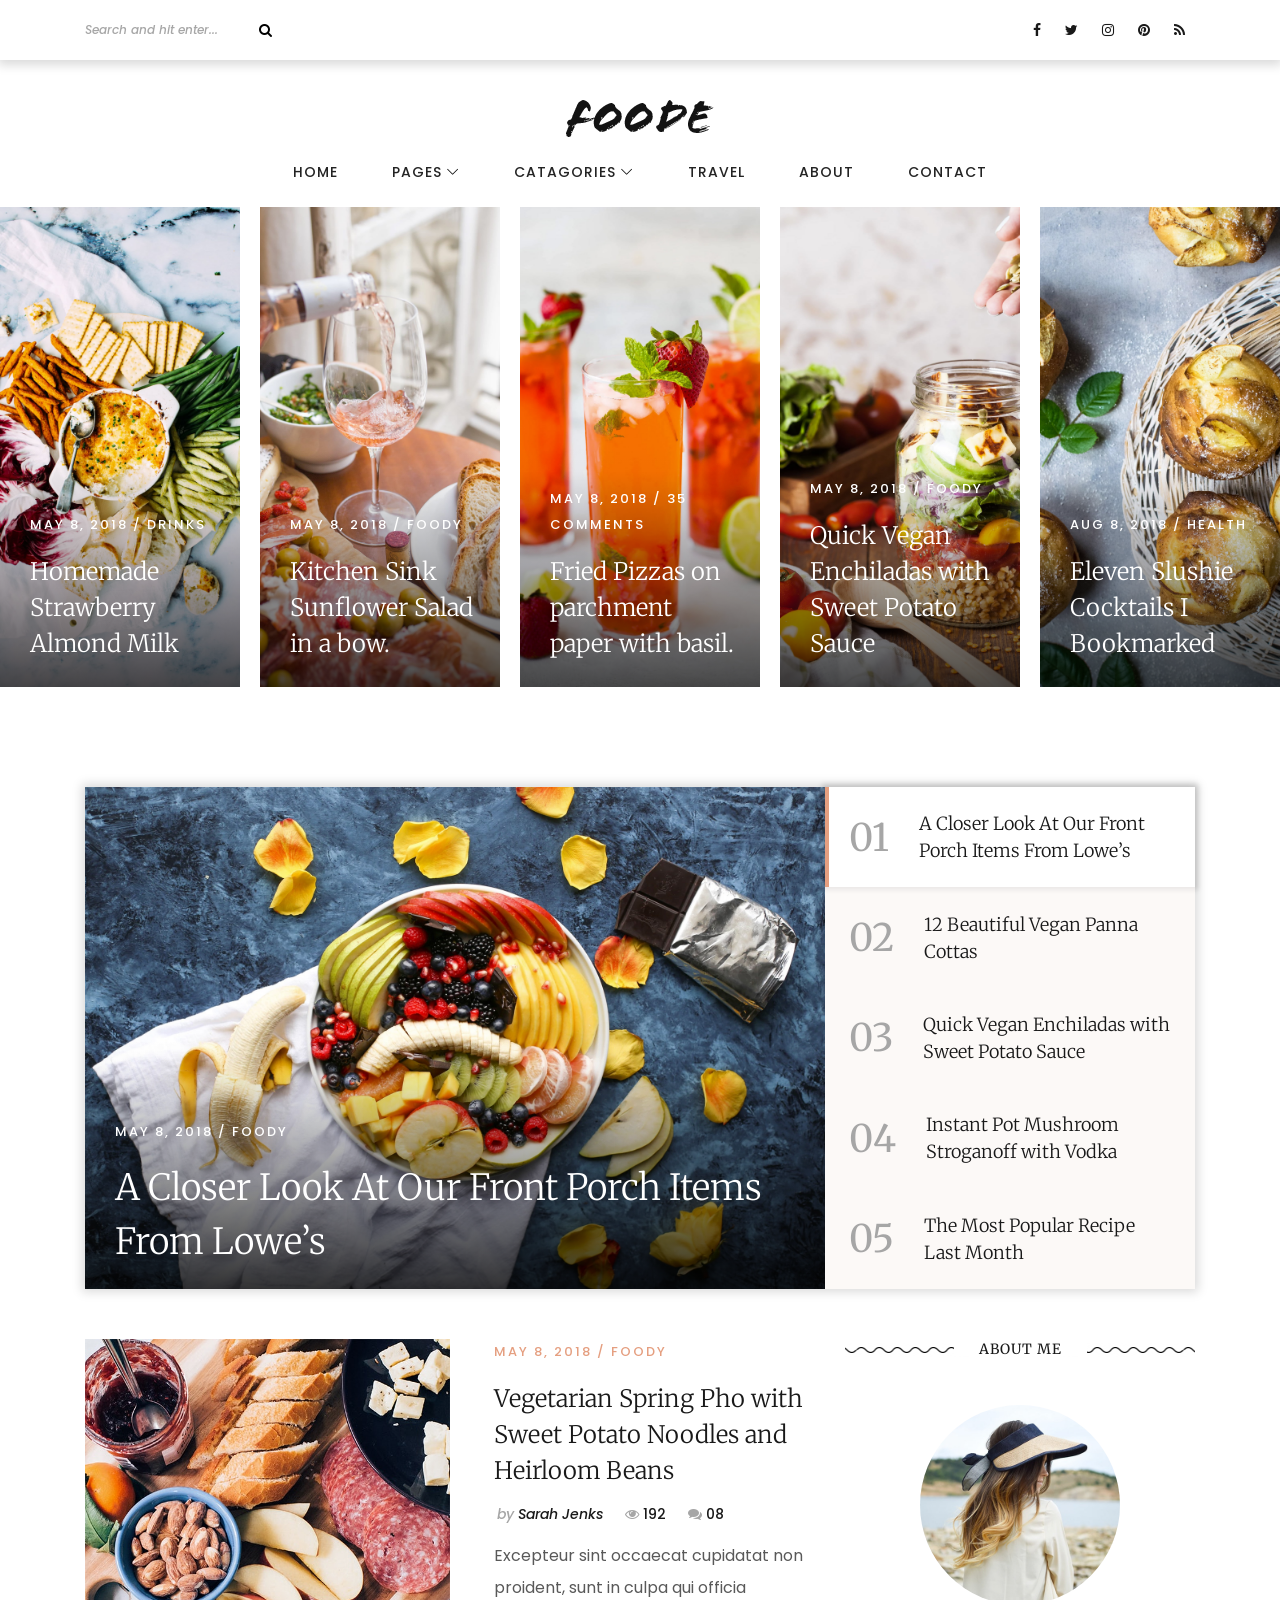
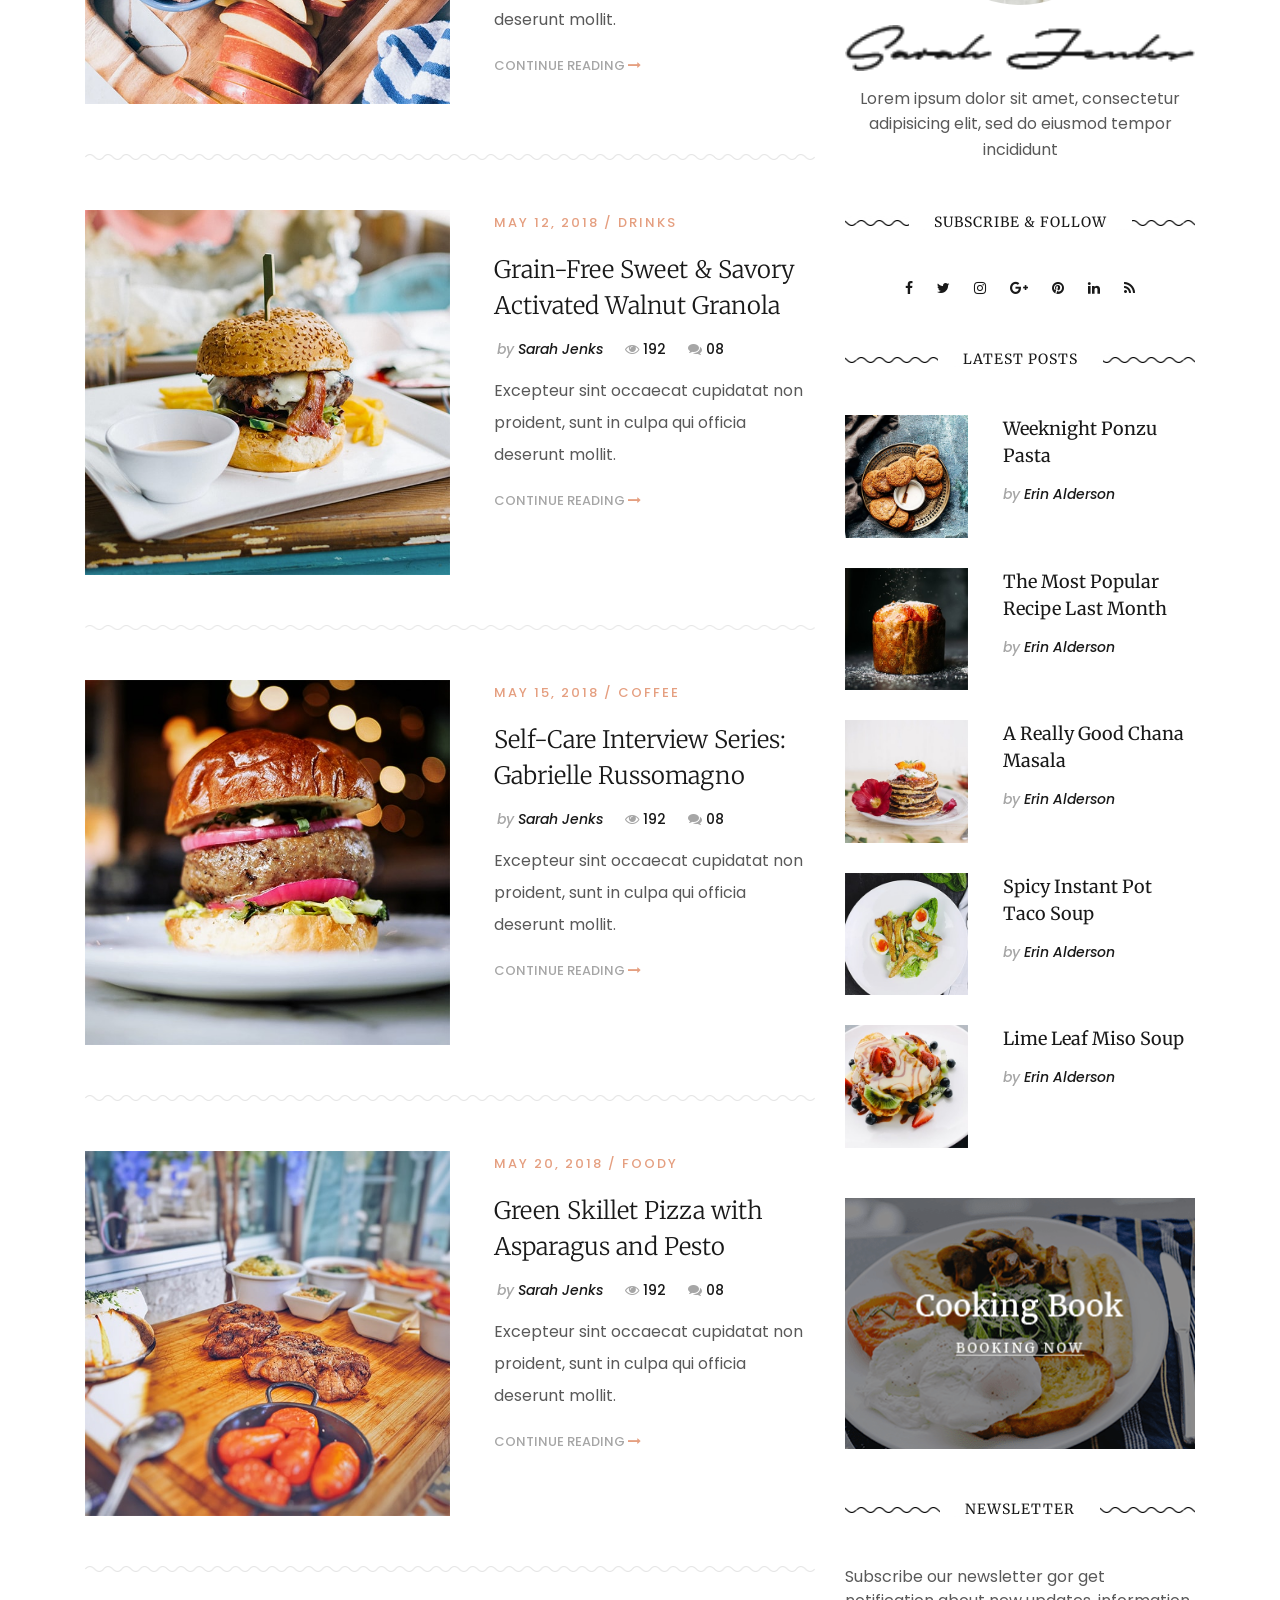
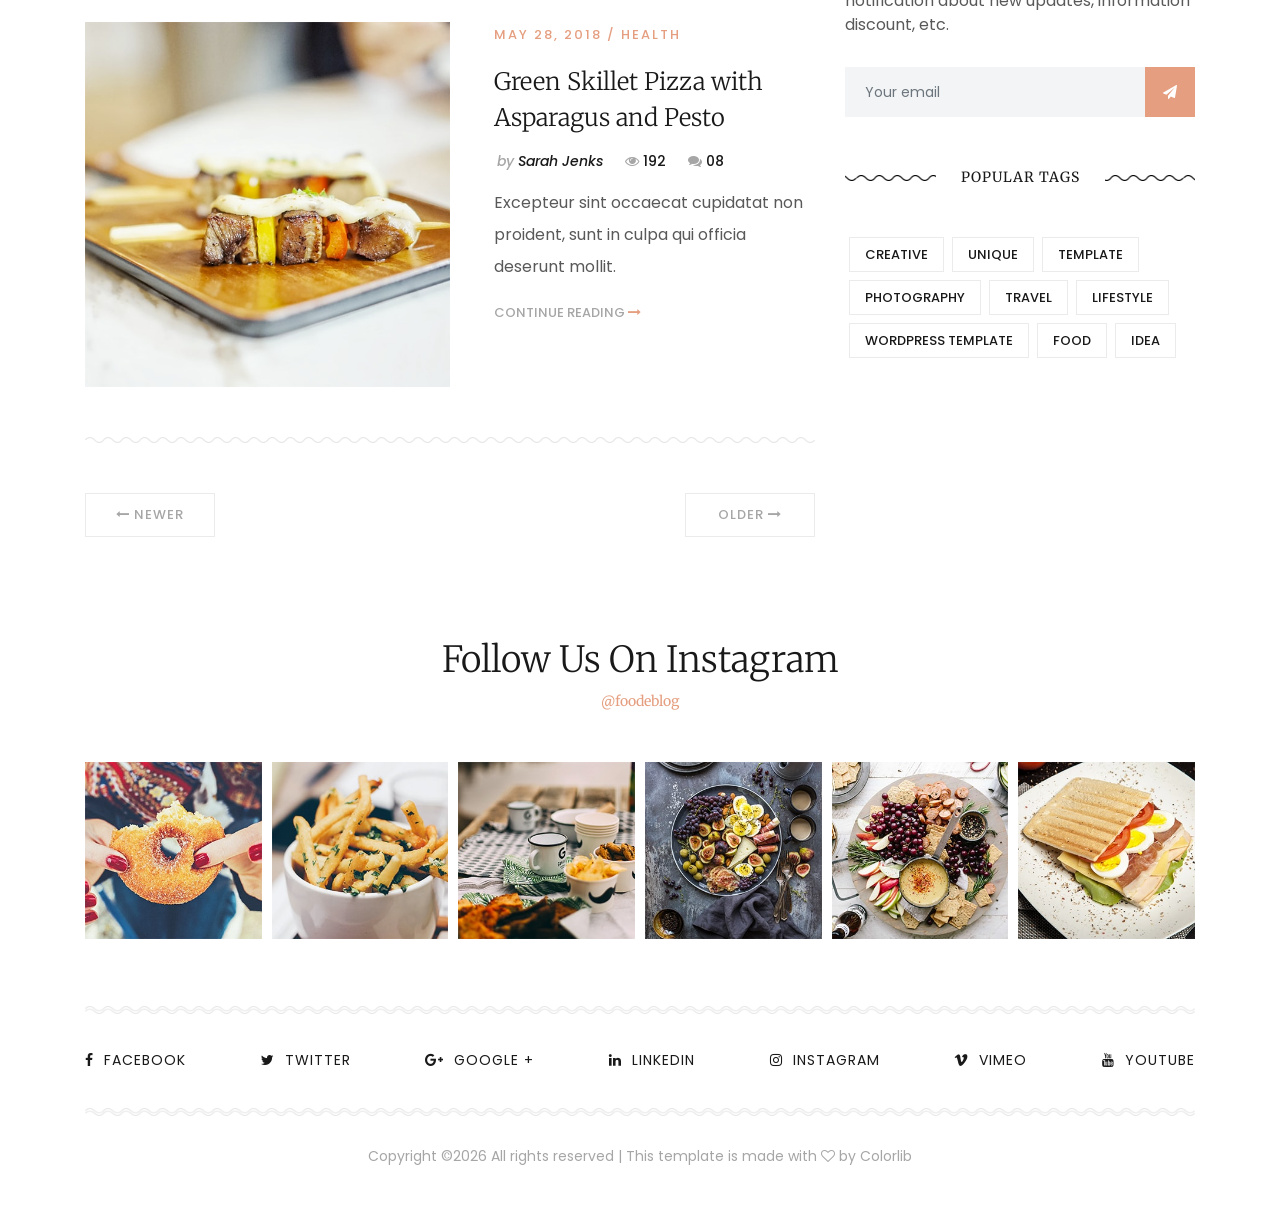
<file: Blog copy/index.html>
<!DOCTYPE html>
<html lang="en">

<head>
    <meta charset="UTF-8">
    <meta name="description" content="">
    <meta http-equiv="X-UA-Compatible" content="IE=edge">
    <meta name="viewport" content="width=device-width, initial-scale=1, shrink-to-fit=no">
    <!-- The above 4 meta tags *must* come first in the head; any other head content must come *after* these tags -->

    <!-- Title -->
    <title>iUlfat</title>

    <!-- Favicon -->
    <link rel="icon" href="img/core-img/favicon.ico">

    <!-- Core Stylesheet -->
    <link rel="stylesheet" href="style.css">

</head>

<body>
    <!-- ##### Preloader ##### -->
    <div class="preloader d-flex align-items-center justify-content-center">
        <div class="circle-preloader">
            <img src="img/core-img/logo.png" alt="">
            <div class="foode-preloader">
                <span></span>
            </div>
        </div>
    </div>

    <!-- ##### Header Area Start ##### -->
    <header class="header-area">

        <!-- Top Header Area -->
        <div class="top-header">
            <div class="container">
                <div class="row">
                    <div class="col-12">
                        <div class="top-header-content d-flex align-items-center justify-content-between">
                            <!-- Search Form -->
                            <div class="search-form">
                                <form action="#" method="get">
                                    <input type="search" name="search" class="form-control" placeholder="Search and hit enter...">
                                    <button type="submit"><i class="fa fa-search"></i></button>
                                </form>
                            </div>

                            <!-- Social Button -->
                            <div class="top-social-info">
                                <a href="#"><i class="fa fa-facebook" aria-hidden="true"></i></a>
                                <a href="#"><i class="fa fa-twitter" aria-hidden="true"></i></a>
                                <a href="#"><i class="fa fa-instagram" aria-hidden="true"></i></a>
                                <a href="#"><i class="fa fa-pinterest" aria-hidden="true"></i></a>
                                <a href="#"><i class="fa fa-rss" aria-hidden="true"></i></a>
                            </div>
                        </div>
                    </div>
                </div>
            </div>
        </div>

        <!-- Logo Area -->
        <div class="logo-area text-center">
            <div class="container">
                <div class="row">
                    <div class="col-12">
                        <!-- Nav brand -->
                        <a href="index.html" class="nav-brand"><img src="img/core-img/logo.png" alt=""></a>
                    </div>
                </div>
            </div>
        </div>

        <!-- Navbar Area -->
        <div class="foode-main-menu">
            <div class="classy-nav-container breakpoint-off">
                <div class="container">
                    <!-- Menu -->
                    <nav class="classy-navbar" id="foodeNav">

                        <!-- Nav brand -->
                        <a href="index.html" class="nav-brand"><img src="img/core-img/logo.png" alt=""></a>

                        <!-- Navbar Toggler -->
                        <div class="classy-navbar-toggler">
                            <span class="navbarToggler"><span></span><span></span><span></span></span>
                        </div>

                        <!-- Menu -->
                        <div class="classy-menu">

                            <!-- close btn -->
                            <div class="classycloseIcon">
                                <div class="cross-wrap"><span class="top"></span><span class="bottom"></span></div>
                            </div>

                            <!-- Nav Start -->
                            <div class="classynav">
                                <ul>
                                    <li><a href="index.html">Home</a></li>
                                    <li><a href="#">Pages</a>
                                        <ul class="dropdown">
                                            <li><a href="index.html">Home</a></li>
                                            <li><a href="archive-blog.html">Archive Blog</a></li>
                                            <li><a href="single-post.html">Single Post</a></li>
                                            <li><a href="about-us.html">About</a></li>
                                            <li><a href="contact.html">Contact</a></li>
                                            <li><a href="typography.html">Typography</a></li>
                                        </ul>
                                    </li>
                                    <li><a href="#">Catagories</a>
                                        <div class="megamenu">
                                            <ul class="single-mega cn-col-4">
                                                <li><a href="#">- Features</a></li>
                                                <li><a href="#">- Food</a></li>
                                                <li><a href="#">- Travel</a></li>
                                                <li><a href="#">- Recipe</a></li>
                                                <li><a href="#">- Bread</a></li>
                                                <li><a href="#">- Breakfast</a></li>
                                                <li><a href="#">- Meat</a></li>
                                                <li><a href="#">- Fastfood</a></li>
                                                <li><a href="#">- Salad</a></li>
                                                <li><a href="#">- Soup</a></li>
                                            </ul>
                                            <ul class="single-mega cn-col-4">
                                                <li><a href="#">- Features</a></li>
                                                <li><a href="#">- Food</a></li>
                                                <li><a href="#">- Travel</a></li>
                                                <li><a href="#">- Recipe</a></li>
                                                <li><a href="#">- Bread</a></li>
                                                <li><a href="#">- Breakfast</a></li>
                                                <li><a href="#">- Meat</a></li>
                                                <li><a href="#">- Fastfood</a></li>
                                                <li><a href="#">- Salad</a></li>
                                                <li><a href="#">- Soup</a></li>
                                            </ul>
                                            <ul class="single-mega cn-col-4">
                                                <li><a href="#">- Features</a></li>
                                                <li><a href="#">- Food</a></li>
                                                <li><a href="#">- Travel</a></li>
                                                <li><a href="#">- Recipe</a></li>
                                                <li><a href="#">- Bread</a></li>
                                                <li><a href="#">- Breakfast</a></li>
                                                <li><a href="#">- Meat</a></li>
                                                <li><a href="#">- Fastfood</a></li>
                                                <li><a href="#">- Salad</a></li>
                                                <li><a href="#">- Soup</a></li>
                                            </ul>
                                            <ul class="single-mega cn-col-4">
                                                <li><a href="#">- Features</a></li>
                                                <li><a href="#">- Food</a></li>
                                                <li><a href="#">- Travel</a></li>
                                                <li><a href="#">- Recipe</a></li>
                                                <li><a href="#">- Bread</a></li>
                                                <li><a href="#">- Breakfast</a></li>
                                                <li><a href="#">- Meat</a></li>
                                                <li><a href="#">- Fastfood</a></li>
                                                <li><a href="#">- Salad</a></li>
                                                <li><a href="#">- Soup</a></li>
                                            </ul>
                                        </div>
                                    </li>
                                    <li><a href="#">Travel</a></li>
                                    <li><a href="about-us.html">About</a></li>
                                    <li><a href="contact.html">Contact</a></li>
                                </ul>

                            </div>
                            <!-- Nav End -->
                        </div>
                    </nav>
                </div>
            </div>
        </div>
    </header>
    <!-- ##### Header Area End ##### -->

    <!-- ##### Hero Area Start ##### -->
    <section class="hero-area">
        <div class="hero-post-slides owl-carousel">

            <!-- Single Hero Post -->
            <div class="single-hero-post">
                <!-- Post Image -->
                <div class="slide-img bg-img" style="background-image: url(img/blog-img/2.jpg);"></div>
                <!-- Post Content -->
                <div class="hero-slides-content">
                    <p>MAY 8, 2018 / 35 Comments</p>
                    <a href="#" class="post-title">
                        <h4>Fried Pizzas on parchment paper with basil.</h4>
                    </a>
                </div>
            </div>

            <!-- Single Hero Post -->
            <div class="single-hero-post">
                <!-- Post Image -->
                <div class="slide-img bg-img" style="background-image: url(img/blog-img/3.jpg);"></div>
                <!-- Post Content -->
                <div class="hero-slides-content">
                    <p>MAY 8, 2018 / Foody</p>
                    <a href="#" class="post-title">
                        <h4>Quick Vegan Enchiladas with Sweet Potato Sauce</h4>
                    </a>
                </div>
            </div>

            <!-- Single Hero Post -->
            <div class="single-hero-post">
                <!-- Post Image -->
                <div class="slide-img bg-img" style="background-image: url(img/blog-img/4.jpg);"></div>
                <!-- Post Content -->
                <div class="hero-slides-content">
                    <p>aug 8, 2018 / health</p>
                    <a href="#" class="post-title">
                        <h4>Eleven Slushie Cocktails I Bookmarked</h4>
                    </a>
                </div>
            </div>

            <!-- Single Hero Post -->
            <div class="single-hero-post">
                <!-- Post Image -->
                <div class="slide-img bg-img" style="background-image: url(img/blog-img/5.jpg);"></div>
                <!-- Post Content -->
                <div class="hero-slides-content">
                    <p>MAY 8, 2018 / drinks</p>
                    <a href="#" class="post-title">
                        <h4>Homemade Strawberry Almond Milk</h4>
                    </a>
                </div>
            </div>

            <!-- Single Hero Post -->
            <div class="single-hero-post">
                <!-- Post Image -->
                <div class="slide-img bg-img" style="background-image: url(img/blog-img/6.jpg);"></div>
                <!-- Post Content -->
                <div class="hero-slides-content">
                    <p>MAY 8, 2018 / foody</p>
                    <a href="#" class="post-title">
                        <h4>Kitchen Sink Sunflower Salad in a bow.</h4>
                    </a>
                </div>
            </div>

            <!-- Single Hero Post -->
            <div class="single-hero-post">
                <!-- Post Image -->
                <div class="slide-img bg-img" style="background-image: url(img/blog-img/2.jpg);"></div>
                <!-- Post Content -->
                <div class="hero-slides-content">
                    <p>MAY 8, 2018 / 35 Comments</p>
                    <a href="#" class="post-title">
                        <h4>Fried Pizzas on parchment paper with basil.</h4>
                    </a>
                </div>
            </div>

            <!-- Single Hero Post -->
            <div class="single-hero-post">
                <!-- Post Image -->
                <div class="slide-img bg-img" style="background-image: url(img/blog-img/3.jpg);"></div>
                <!-- Post Content -->
                <div class="hero-slides-content">
                    <p>MAY 8, 2018 / Foody</p>
                    <a href="#" class="post-title">
                        <h4>Quick Vegan Enchiladas with Sweet Potato Sauce</h4>
                    </a>
                </div>
            </div>

            <!-- Single Hero Post -->
            <div class="single-hero-post">
                <!-- Post Image -->
                <div class="slide-img bg-img" style="background-image: url(img/blog-img/4.jpg);"></div>
                <!-- Post Content -->
                <div class="hero-slides-content">
                    <p>aug 8, 2018 / health</p>
                    <a href="#" class="post-title">
                        <h4>Eleven Slushie Cocktails I Bookmarked</h4>
                    </a>
                </div>
            </div>

            <!-- Single Hero Post -->
            <div class="single-hero-post">
                <!-- Post Image -->
                <div class="slide-img bg-img" style="background-image: url(img/blog-img/5.jpg);"></div>
                <!-- Post Content -->
                <div class="hero-slides-content">
                    <p>MAY 8, 2018 / drinks</p>
                    <a href="#" class="post-title">
                        <h4>Homemade Strawberry Almond Milk</h4>
                    </a>
                </div>
            </div>

            <!-- Single Hero Post -->
            <div class="single-hero-post">
                <!-- Post Image -->
                <div class="slide-img bg-img" style="background-image: url(img/blog-img/6.jpg);"></div>
                <!-- Post Content -->
                <div class="hero-slides-content">
                    <p>MAY 8, 2018 / foody</p>
                    <a href="#" class="post-title">
                        <h4>Kitchen Sink Sunflower Salad in a bow.</h4>
                    </a>
                </div>
            </div>

        </div>
    </section>
    <!-- ##### Hero Area End ##### -->

    <!-- ##### Blog Content Area Start ##### -->
    <section class="blog-content-area section-padding-100">
        <div class="container">
            <div class="row">
                <!-- Featured Post Area -->
                <div class="col-12">
                    <div class="featured-post-area">
                        <div id="featured-post-slides" class="carousel slide d-flex flex-wrap" data-ride="carousel">

                            <div class="carousel-inner">

                                <div class="carousel-item active bg-img" style="background-image: url(img/blog-img/7.jpg)">
                                    <!-- Featured Post Content -->
                                    <div class="featured-post-content">
                                        <p>MAY 8, 2018 / foody</p>
                                        <a href="#" class="post-title">
                                            <h2>A Closer Look At Our Front Porch Items From Lowe’s</h2>
                                        </a>
                                    </div>
                                </div>

                                <div class="carousel-item bg-img" style="background-image: url(img/blog-img/6.jpg)">
                                    <!-- Featured Post Content -->
                                    <div class="featured-post-content">
                                        <p>MAY 8, 2018 / foody</p>
                                        <a href="#" class="post-title">
                                            <h2>12 Beautiful Vegan Panna Cottas</h2>
                                        </a>
                                    </div>
                                </div>

                                <div class="carousel-item bg-img" style="background-image: url(img/blog-img/2.jpg)">
                                    <!-- Featured Post Content -->
                                    <div class="featured-post-content">
                                        <p>MAY 8, 2018 / foody</p>
                                        <a href="#" class="post-title">
                                            <h2>Quick Vegan Enchiladas with Sweet Potato Sauce</h2>
                                        </a>
                                    </div>
                                </div>

                                <div class="carousel-item bg-img" style="background-image: url(img/blog-img/3.jpg)">
                                    <!-- Featured Post Content -->
                                    <div class="featured-post-content">
                                        <p>MAY 8, 2018 / foody</p>
                                        <a href="#" class="post-title">
                                            <h2>Instant Pot Mushroom Stroganoff with Vodka</h2>
                                        </a>
                                    </div>
                                </div>

                                <div class="carousel-item bg-img" style="background-image: url(img/blog-img/5.jpg)">
                                    <!-- Featured Post Content -->
                                    <div class="featured-post-content">
                                        <p>MAY 8, 2018 / foody</p>
                                        <a href="#" class="post-title">
                                            <h2>The Most Popular Recipe Last Month</h2>
                                        </a>
                                    </div>
                                </div>
                            </div>

                            <ol class="carousel-indicators">
                                <li data-target="#featured-post-slides" data-slide-to="0" class="active">
                                    <h2>01</h2>
                                    <a href="#" class="post-title">
                                        <h5>A Closer Look At Our Front Porch Items From Lowe’s</h5>
                                    </a>
                                </li>
                                <li data-target="#featured-post-slides" data-slide-to="1">
                                    <h2>02</h2>
                                    <a href="#" class="post-title">
                                        <h5>12 Beautiful Vegan Panna Cottas</h5>
                                    </a>
                                </li>
                                <li data-target="#featured-post-slides" data-slide-to="2">
                                    <h2>03</h2>
                                    <a href="#" class="post-title">
                                        <h5>Quick Vegan Enchiladas with Sweet Potato Sauce</h5>
                                    </a>
                                </li>
                                <li data-target="#featured-post-slides" data-slide-to="3">
                                    <h2>04</h2>
                                    <a href="#" class="post-title">
                                        <h5>Instant Pot Mushroom Stroganoff with Vodka</h5>
                                    </a>
                                </li>
                                <li data-target="#featured-post-slides" data-slide-to="4">
                                    <h2>05</h2>
                                    <a href="#" class="post-title">
                                        <h5>The Most Popular Recipe Last Month</h5>
                                    </a>
                                </li>
                            </ol>

                        </div>
                    </div>
                </div>
            </div>

            <div class="row justify-content-center">
                <!-- Blog Posts Area -->
                <div class="col-12 col-lg-8">
                    <div class="blog-posts-area">

                        <!-- Single Blog Post -->
                        <div class="single-blog-post d-flex flex-wrap mt-50">
                            <!-- Thumbnail -->
                            <div class="post-thumbnail mb-50">
                                <a href="#"><img src="img/blog-img/8.jpg" alt=""></a>
                            </div>
                            <!-- Content -->
                            <div class="post-content mb-50">
                                <p class="post-date">MAY 8, 2018 / foody</p>
                                <a href="#" class="post-title">
                                    <h4>Vegetarian Spring Pho with Sweet Potato Noodles and Heirloom Beans</h4>
                                </a>
                                <div class="post-meta">
                                    <a href="#"><span>by</span> Sarah Jenks</a>
                                    <a href="#"><i class="fa fa-eye"></i> 192</a>
                                    <a href="#"><i class="fa fa-comments"></i> 08</a>
                                </div>
                                <p class="post-excerpt">Excepteur sint occaecat cupidatat non proident, sunt in culpa qui officia deserunt mollit.</p>
                                <a href="#" class="read-more-btn">Continue Reading <i class="fa fa-long-arrow-right" aria-hidden="true"></i></a>
                            </div>
                            <!-- Post Curve Line -->
                            <img class="post-curve-line" src="img/core-img/post-curve-line.png" alt="">
                        </div>

                        <!-- Single Blog Post -->
                        <div class="single-blog-post d-flex flex-wrap mt-50">
                            <!-- Thumbnail -->
                            <div class="post-thumbnail mb-50">
                                <a href="#"><img src="img/blog-img/9.jpg" alt=""></a>
                            </div>
                            <!-- Content -->
                            <div class="post-content mb-50">
                                <p class="post-date">MAY 12, 2018 / drinks</p>
                                <a href="#" class="post-title">
                                    <h4>Grain-Free Sweet &amp; Savory Activated Walnut Granola</h4>
                                </a>
                                <div class="post-meta">
                                    <a href="#"><span>by</span> Sarah Jenks</a>
                                    <a href="#"><i class="fa fa-eye"></i> 192</a>
                                    <a href="#"><i class="fa fa-comments"></i> 08</a>
                                </div>
                                <p class="post-excerpt">Excepteur sint occaecat cupidatat non proident, sunt in culpa qui officia deserunt mollit.</p>
                                <a href="#" class="read-more-btn">Continue Reading <i class="fa fa-long-arrow-right" aria-hidden="true"></i></a>
                            </div>
                            <!-- Post Curve Line -->
                            <img class="post-curve-line" src="img/core-img/post-curve-line.png" alt="">
                        </div>

                        <!-- Single Blog Post -->
                        <div class="single-blog-post d-flex flex-wrap mt-50">
                            <!-- Thumbnail -->
                            <div class="post-thumbnail mb-50">
                                <a href="#"><img src="img/blog-img/10.jpg" alt=""></a>
                            </div>
                            <!-- Content -->
                            <div class="post-content mb-50">
                                <p class="post-date">MAY 15, 2018 / Coffee</p>
                                <a href="#" class="post-title">
                                    <h4>Self-Care Interview Series: Gabrielle Russomagno</h4>
                                </a>
                                <div class="post-meta">
                                    <a href="#"><span>by</span> Sarah Jenks</a>
                                    <a href="#"><i class="fa fa-eye"></i> 192</a>
                                    <a href="#"><i class="fa fa-comments"></i> 08</a>
                                </div>
                                <p class="post-excerpt">Excepteur sint occaecat cupidatat non proident, sunt in culpa qui officia deserunt mollit.</p>
                                <a href="#" class="read-more-btn">Continue Reading <i class="fa fa-long-arrow-right" aria-hidden="true"></i></a>
                            </div>
                            <!-- Post Curve Line -->
                            <img class="post-curve-line" src="img/core-img/post-curve-line.png" alt="">
                        </div>

                        <!-- Single Blog Post -->
                        <div class="single-blog-post d-flex flex-wrap mt-50">
                            <!-- Thumbnail -->
                            <div class="post-thumbnail mb-50">
                                <a href="#"><img src="img/blog-img/11.jpg" alt=""></a>
                            </div>
                            <!-- Content -->
                            <div class="post-content mb-50">
                                <p class="post-date">MAY 20, 2018 / foody</p>
                                <a href="#" class="post-title">
                                    <h4>Green Skillet Pizza with Asparagus and Pesto</h4>
                                </a>
                                <div class="post-meta">
                                    <a href="#"><span>by</span> Sarah Jenks</a>
                                    <a href="#"><i class="fa fa-eye"></i> 192</a>
                                    <a href="#"><i class="fa fa-comments"></i> 08</a>
                                </div>
                                <p class="post-excerpt">Excepteur sint occaecat cupidatat non proident, sunt in culpa qui officia deserunt mollit.</p>
                                <a href="#" class="read-more-btn">Continue Reading <i class="fa fa-long-arrow-right" aria-hidden="true"></i></a>
                            </div>
                            <!-- Post Curve Line -->
                            <img class="post-curve-line" src="img/core-img/post-curve-line.png" alt="">
                        </div>

                        <!-- Single Blog Post -->
                        <div class="single-blog-post d-flex flex-wrap mt-50">
                            <!-- Thumbnail -->
                            <div class="post-thumbnail mb-50">
                                <a href="#"><img src="img/blog-img/12.jpg" alt=""></a>
                            </div>
                            <!-- Content -->
                            <div class="post-content mb-50">
                                <p class="post-date">MAY 28, 2018 / health</p>
                                <a href="#" class="post-title">
                                    <h4>Green Skillet Pizza with Asparagus and Pesto</h4>
                                </a>
                                <div class="post-meta">
                                    <a href="#"><span>by</span> Sarah Jenks</a>
                                    <a href="#"><i class="fa fa-eye"></i> 192</a>
                                    <a href="#"><i class="fa fa-comments"></i> 08</a>
                                </div>
                                <p class="post-excerpt">Excepteur sint occaecat cupidatat non proident, sunt in culpa qui officia deserunt mollit.</p>
                                <a href="#" class="read-more-btn">Continue Reading <i class="fa fa-long-arrow-right" aria-hidden="true"></i></a>
                            </div>
                            <!-- Post Curve Line -->
                            <img class="post-curve-line" src="img/core-img/post-curve-line.png" alt="">
                        </div>

                    </div>

                    <!-- Pager -->
                    <ol class="foode-pager mt-50">
                        <li><a href="#"><i class="fa fa-long-arrow-left" aria-hidden="true"></i> Newer</a></li>
                        <li><a href="#">Older <i class="fa fa-long-arrow-right" aria-hidden="true"></i></a></li>
                    </ol>
                </div>

                <!-- Blog Sidebar Area -->
                <div class="col-12 col-sm-9 col-md-6 col-lg-4">
                    <div class="post-sidebar-area">

                        <!-- ##### Single Widget Area ##### -->
                        <div class="single-widget-area">
                            <!-- Title -->
                            <div class="widget-title">
                                <h6>About Me</h6>
                            </div>
                            <!-- Thumbnail -->
                            <div class="about-thumbnail">
                                <img src="img/blog-img/about-me.jpg" alt="">
                            </div>
                            <!-- Content -->
                            <div class="widget-content text-center">
                                <img src="img/core-img/signature.png" alt="">
                                <p>Lorem ipsum dolor sit amet, consectetur adipisicing elit, sed do eiusmod tempor incididunt</p>
                            </div>
                        </div>

                        <!-- ##### Single Widget Area ##### -->
                        <div class="single-widget-area">
                            <!-- Title -->
                            <div class="widget-title">
                                <h6>Subscribe &amp; Follow</h6>
                            </div>
                            <!-- Widget Social Info -->
                            <div class="widget-social-info text-center">
                                <a href="#"><i class="fa fa-facebook"></i></a>
                                <a href="#"><i class="fa fa-twitter"></i></a>
                                <a href="#"><i class="fa fa-instagram"></i></a>
                                <a href="#"><i class="fa fa-google-plus"></i></a>
                                <a href="#"><i class="fa fa-pinterest"></i></a>
                                <a href="#"><i class="fa fa-linkedin"></i></a>
                                <a href="#"><i class="fa fa-rss"></i></a>
                            </div>
                        </div>

                        <!-- ##### Single Widget Area ##### -->
                        <div class="single-widget-area">
                            <!-- Title -->
                            <div class="widget-title">
                                <h6>Latest Posts</h6>
                            </div>

                            <!-- Single Latest Posts -->
                            <div class="single-latest-post d-flex">
                                <div class="post-thumb">
                                    <img src="img/blog-img/lp1.jpg" alt="">
                                </div>
                                <div class="post-content">
                                    <a href="#" class="post-title">
                                        <h6>Weeknight Ponzu Pasta</h6>
                                    </a>
                                    <a href="#" class="post-author"><span>by</span> Erin Alderson</a>
                                </div>
                            </div>

                            <!-- Single Latest Posts -->
                            <div class="single-latest-post d-flex">
                                <div class="post-thumb">
                                    <img src="img/blog-img/lp2.jpg" alt="">
                                </div>
                                <div class="post-content">
                                    <a href="#" class="post-title">
                                        <h6>The Most Popular Recipe Last Month</h6>
                                    </a>
                                    <a href="#" class="post-author"><span>by</span> Erin Alderson</a>
                                </div>
                            </div>

                            <!-- Single Latest Posts -->
                            <div class="single-latest-post d-flex">
                                <div class="post-thumb">
                                    <img src="img/blog-img/lp3.jpg" alt="">
                                </div>
                                <div class="post-content">
                                    <a href="#" class="post-title">
                                        <h6>A Really Good Chana Masala</h6>
                                    </a>
                                    <a href="#" class="post-author"><span>by</span> Erin Alderson</a>
                                </div>
                            </div>

                            <!-- Single Latest Posts -->
                            <div class="single-latest-post d-flex">
                                <div class="post-thumb">
                                    <img src="img/blog-img/lp4.jpg" alt="">
                                </div>
                                <div class="post-content">
                                    <a href="#" class="post-title">
                                        <h6>Spicy Instant Pot Taco Soup</h6>
                                    </a>
                                    <a href="#" class="post-author"><span>by</span> Erin Alderson</a>
                                </div>
                            </div>

                            <!-- Single Latest Posts -->
                            <div class="single-latest-post d-flex">
                                <div class="post-thumb">
                                    <img src="img/blog-img/lp5.jpg" alt="">
                                </div>
                                <div class="post-content">
                                    <a href="#" class="post-title">
                                        <h6>Lime Leaf Miso Soup</h6>
                                    </a>
                                    <a href="#" class="post-author"><span>by</span> Erin Alderson</a>
                                </div>
                            </div>

                        </div>

                        <!-- ##### Single Widget Area ##### -->
                        <div class="single-widget-area">
                            <!-- Adds -->
                            <a href="#"><img src="img/blog-img/add.png" alt=""></a>
                        </div>

                        <!-- ##### Single Widget Area ##### -->
                        <div class="single-widget-area">
                            <!-- Title -->
                            <div class="widget-title">
                                <h6>Newsletter</h6>
                            </div>
                            <!-- Content -->
                            <div class="newsletter-content">
                                <p>Subscribe our newsletter gor get notification about new updates, information discount, etc.</p>
                                <form action="#" method="post">
                                    <input type="email" name="email" class="form-control" placeholder="Your email">
                                    <button><i class="fa fa-send"></i></button>
                                </form>
                            </div>
                        </div>

                        <!-- ##### Single Widget Area ##### -->
                        <div class="single-widget-area">
                            <!-- Title -->
                            <div class="widget-title">
                                <h6>popular tags</h6>
                            </div>
                            <!-- Tags -->
                            <ol class="popular-tags d-flex flex-wrap">
                                <li><a href="#">Creative</a></li>
                                <li><a href="#">Unique</a></li>
                                <li><a href="#">Template</a></li>
                                <li><a href="#">Photography</a></li>
                                <li><a href="#">travel</a></li>
                                <li><a href="#">lifestyle</a></li>
                                <li><a href="#">Wordpress Template</a></li>
                                <li><a href="#">food</a></li>
                                <li><a href="#">Idea</a></li>
                            </ol>
                        </div>

                    </div>
                </div>
            </div>
        </div>
    </section>
    <!-- ##### Blog Content Area End ##### -->

    <!-- ##### Instagram Area Start ##### -->
    <div class="follow-us-instagram">
        <div class="container">
            <div class="row">
                <div class="col-12">
                    <div class="section-heading">
                        <h2>Follow Us On Instagram</h2>
                        <span>@foodeblog</span>
                    </div>
                </div>
            </div>

            <div class="row">
                <div class="col-12">
                    <div class="instagram-slides owl-carousel">
                        <!-- Single Instagram Slide -->
                        <div class="single-instagram-slide">
                            <img src="img/blog-img/insta1.jpg" alt="">
                            <a href="#"><i class="fa fa-instagram"></i>Follow Me</a>
                        </div>

                        <!-- Single Instagram Slide -->
                        <div class="single-instagram-slide">
                            <img src="img/blog-img/insta2.jpg" alt="">
                            <a href="#"><i class="fa fa-instagram"></i>Follow Me</a>
                        </div>

                        <!-- Single Instagram Slide -->
                        <div class="single-instagram-slide">
                            <img src="img/blog-img/insta3.jpg" alt="">
                            <a href="#"><i class="fa fa-instagram"></i>Follow Me</a>
                        </div>

                        <!-- Single Instagram Slide -->
                        <div class="single-instagram-slide">
                            <img src="img/blog-img/insta4.jpg" alt="">
                            <a href="#"><i class="fa fa-instagram"></i>Follow Me</a>
                        </div>

                        <!-- Single Instagram Slide -->
                        <div class="single-instagram-slide">
                            <img src="img/blog-img/insta5.jpg" alt="">
                            <a href="#"><i class="fa fa-instagram"></i>Follow Me</a>
                        </div>

                        <!-- Single Instagram Slide -->
                        <div class="single-instagram-slide">
                            <img src="img/blog-img/insta6.jpg" alt="">
                            <a href="#"><i class="fa fa-instagram"></i>Follow Me</a>
                        </div>
                    </div>
                </div>
            </div>
        </div>
    </div>
    <!-- ##### Instagram Area End ##### -->

    <!-- ##### Footer Area Start ##### -->
    <footer class="footer-area">
        <div class="container">
            <div class="row">
                <div class="col-12">
                    <!-- Footer Curve Line -->
                    <img class="footer-curve" src="img/core-img/foo-curve.png" alt="">
                    <!-- Footer Social Info -->
                    <div class="footer-social-info d-flex align-items-center justify-content-between">
                        <a href="#"><i class="fa fa-facebook"></i><span>Facebook</span></a>
                        <a href="#"><i class="fa fa-twitter"></i><span>Twitter</span></a>
                        <a href="#"><i class="fa fa-google-plus"></i><span>Google +</span></a>
                        <a href="#"><i class="fa fa-linkedin"></i><span>linkedin</span></a>
                        <a href="#"><i class="fa fa-instagram"></i><span>Instagram</span></a>
                        <a href="#"><i class="fa fa-vimeo"></i><span>Vimeo</span></a>
                        <a href="#"><i class="fa fa-youtube"></i><span>Youtube</span></a>
                    </div>
                    <!-- Footer Curve Line -->
                    <img class="footer-curve" src="img/core-img/foo-curve.png" alt="">
                </div>
            </div>

            <div class="row">
                <div class="col-12">
                    <div class="copywrite-text">
                        <p><!-- Link back to Colorlib can't be removed. Template is licensed under CC BY 3.0. -->
Copyright &copy;<script>document.write(new Date().getFullYear());</script> All rights reserved | This template is made with <i class="fa fa-heart-o" aria-hidden="true"></i> by <a href="https://colorlib.com" target="_blank">Colorlib</a>
<!-- Link back to Colorlib can't be removed. Template is licensed under CC BY 3.0. --></p>
                    </div>
                </div>
            </div>
        </div>
    </footer>
    <!-- ##### Footer Area Start ##### -->

    <!-- ##### All Javascript Script ##### -->
    <!-- jQuery-2.2.4 js -->
    <script src="js/jquery/jquery-2.2.4.min.js"></script>
    <!-- Popper js -->
    <script src="js/bootstrap/popper.min.js"></script>
    <!-- Bootstrap js -->
    <script src="js/bootstrap/bootstrap.min.js"></script>
    <!-- All Plugins js -->
    <script src="js/plugins/plugins.js"></script>
    <!-- Active js -->
    <script src="js/active.js"></script>
</body>

</html>
</file>
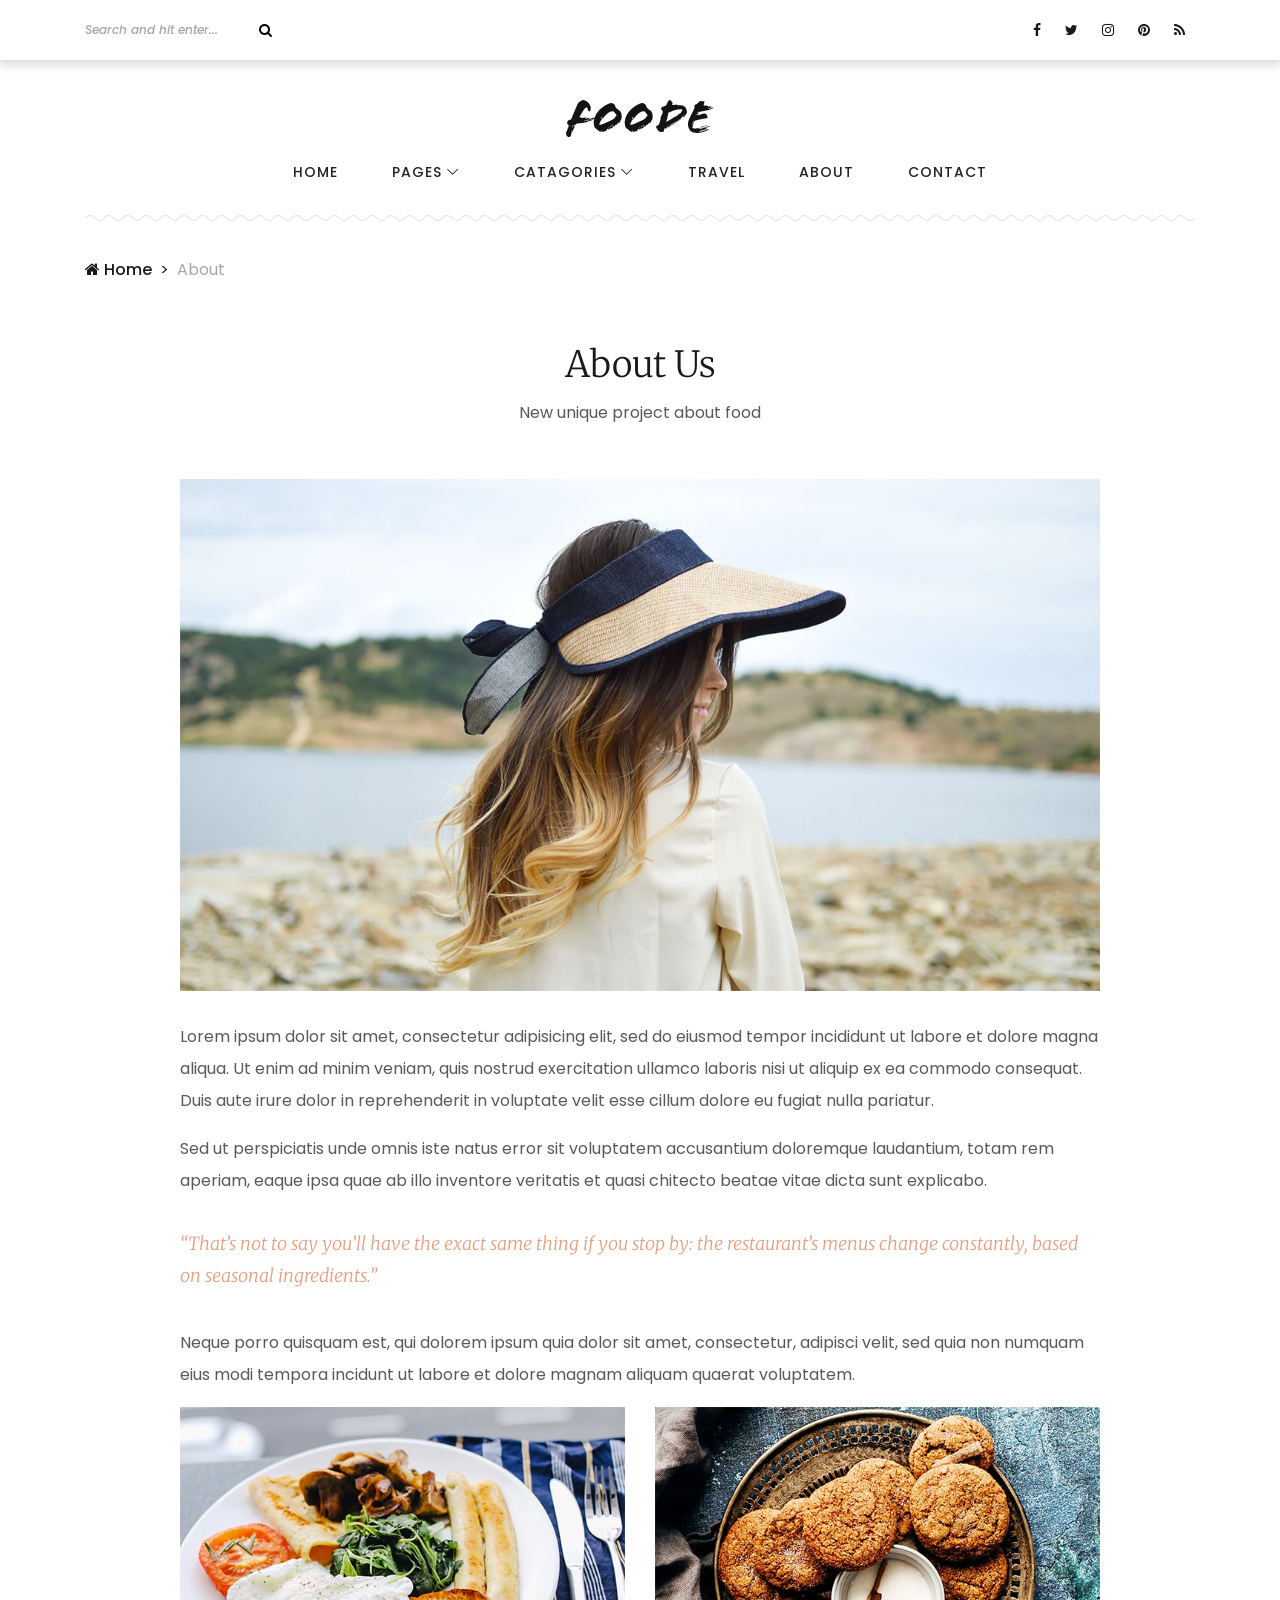
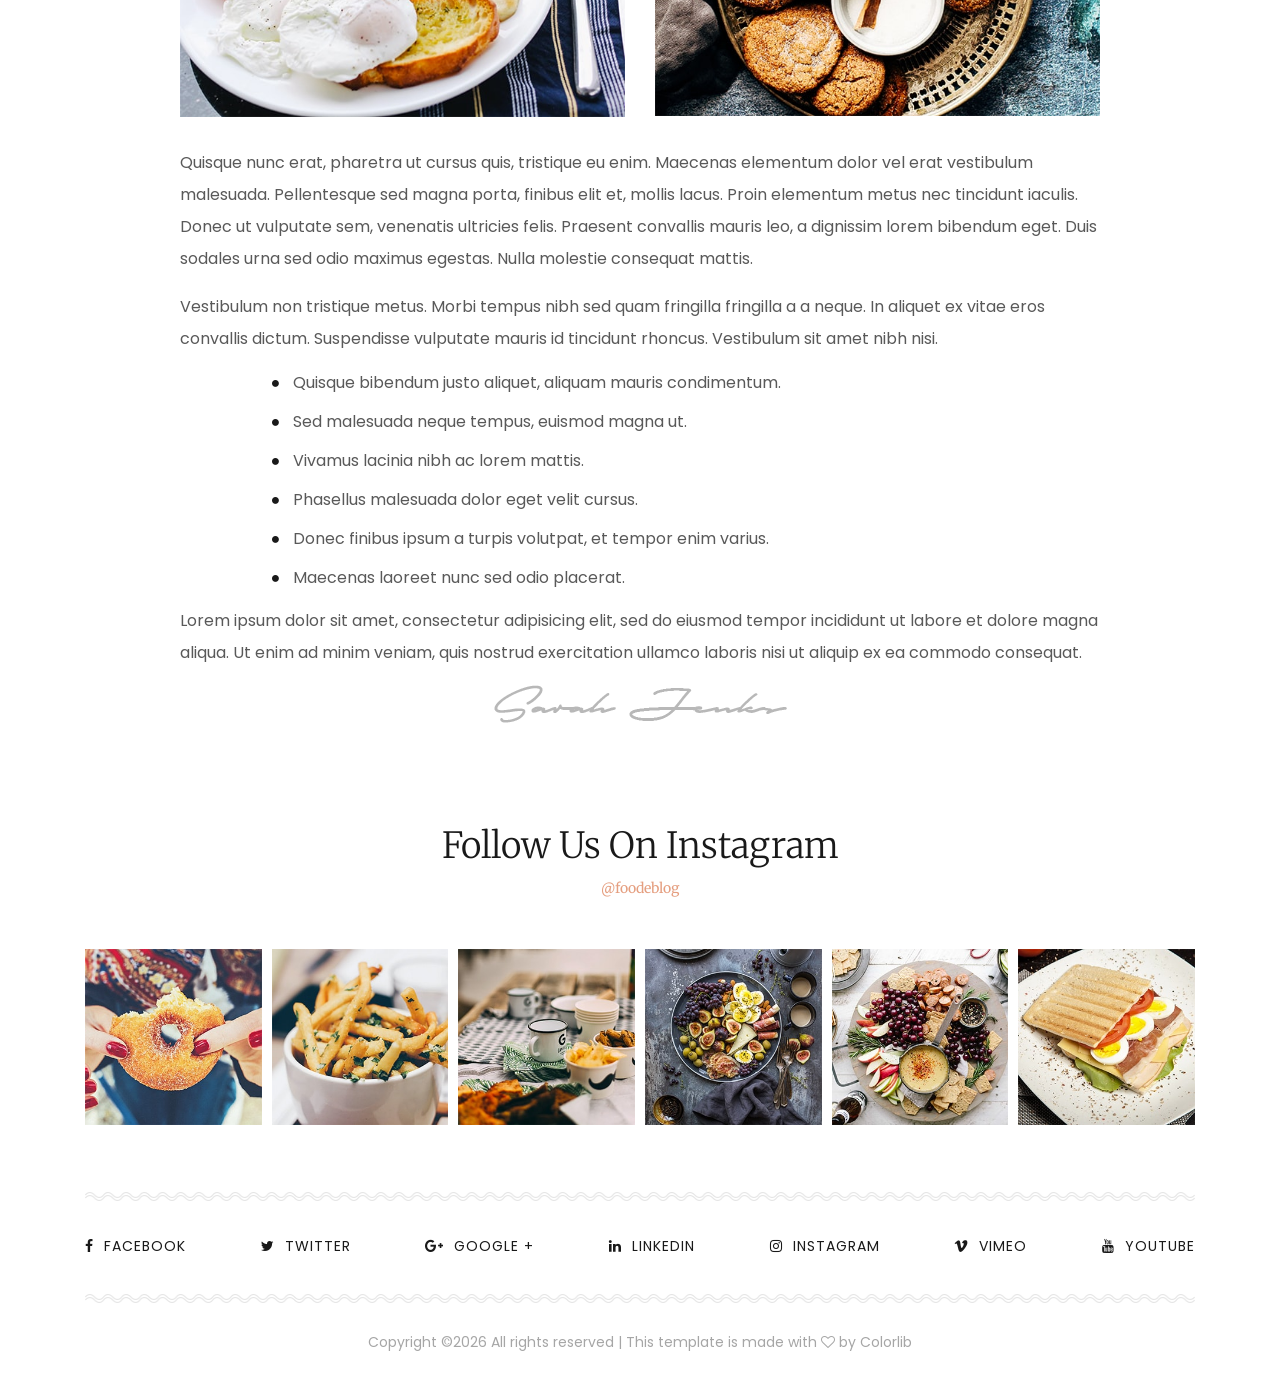
<file: Blog copy/about-us.html>
<!DOCTYPE html>
<html lang="en">

<head>
    <meta charset="UTF-8">
    <meta name="description" content="">
    <meta http-equiv="X-UA-Compatible" content="IE=edge">
    <meta name="viewport" content="width=device-width, initial-scale=1, shrink-to-fit=no">
    <!-- The above 4 meta tags *must* come first in the head; any other head content must come *after* these tags -->

    <!-- Title -->
    <title>Foode - Food Blog HTML5 Template</title>

    <!-- Favicon -->
    <link rel="icon" href="img/core-img/favicon.ico">

    <!-- Core Stylesheet -->
    <link rel="stylesheet" href="style.css">

</head>

<body>
    <!-- ##### Preloader ##### -->
    <div class="preloader d-flex align-items-center justify-content-center">
        <div class="circle-preloader">
            <img src="img/core-img/logo.png" alt="">
            <div class="foode-preloader">
                <span></span>
            </div>
        </div>
    </div>

    <!-- ##### Header Area Start ##### -->
    <header class="header-area">

        <!-- Top Header Area -->
        <div class="top-header">
            <div class="container">
                <div class="row">
                    <div class="col-12">
                        <div class="top-header-content d-flex align-items-center justify-content-between">
                            <!-- Search Form -->
                            <div class="search-form">
                                <form action="#" method="get">
                                    <input type="search" name="search" class="form-control" placeholder="Search and hit enter...">
                                    <button type="submit"><i class="fa fa-search"></i></button>
                                </form>
                            </div>

                            <!-- Social Button -->
                            <div class="top-social-info">
                                <a href="#"><i class="fa fa-facebook" aria-hidden="true"></i></a>
                                <a href="#"><i class="fa fa-twitter" aria-hidden="true"></i></a>
                                <a href="#"><i class="fa fa-instagram" aria-hidden="true"></i></a>
                                <a href="#"><i class="fa fa-pinterest" aria-hidden="true"></i></a>
                                <a href="#"><i class="fa fa-rss" aria-hidden="true"></i></a>
                            </div>
                        </div>
                    </div>
                </div>
            </div>
        </div>

        <!-- Logo Area -->
        <div class="logo-area text-center">
            <div class="container">
                <div class="row">
                    <div class="col-12">
                        <!-- Nav brand -->
                        <a href="index.html" class="nav-brand"><img src="img/core-img/logo.png" alt=""></a>
                    </div>
                </div>
            </div>
        </div>

        <!-- Navbar Area -->
        <div class="foode-main-menu">
            <div class="classy-nav-container breakpoint-off">
                <div class="container">
                    <!-- Menu -->
                    <nav class="classy-navbar" id="foodeNav">

                        <!-- Nav brand -->
                        <a href="index.html" class="nav-brand"><img src="img/core-img/logo.png" alt=""></a>

                        <!-- Navbar Toggler -->
                        <div class="classy-navbar-toggler">
                            <span class="navbarToggler"><span></span><span></span><span></span></span>
                        </div>

                        <!-- Menu -->
                        <div class="classy-menu">

                            <!-- close btn -->
                            <div class="classycloseIcon">
                                <div class="cross-wrap"><span class="top"></span><span class="bottom"></span></div>
                            </div>

                            <!-- Nav Start -->
                            <div class="classynav">
                                <ul>
                                    <li><a href="index.html">Home</a></li>
                                    <li><a href="#">Pages</a>
                                        <ul class="dropdown">
                                            <li><a href="index.html">Home</a></li>
                                            <li><a href="archive-blog.html">Archive Blog</a></li>
                                            <li><a href="single-post.html">Single Post</a></li>
                                            <li><a href="about-us.html">About</a></li>
                                            <li><a href="contact.html">Contact</a></li>
                                            <li><a href="typography.html">Typography</a></li>
                                        </ul>
                                    </li>
                                    <li><a href="#">Catagories</a>
                                        <div class="megamenu">
                                            <ul class="single-mega cn-col-4">
                                                <li><a href="#">- Features</a></li>
                                                <li><a href="#">- Food</a></li>
                                                <li><a href="#">- Travel</a></li>
                                                <li><a href="#">- Recipe</a></li>
                                                <li><a href="#">- Bread</a></li>
                                                <li><a href="#">- Breakfast</a></li>
                                                <li><a href="#">- Meat</a></li>
                                                <li><a href="#">- Fastfood</a></li>
                                                <li><a href="#">- Salad</a></li>
                                                <li><a href="#">- Soup</a></li>
                                            </ul>
                                            <ul class="single-mega cn-col-4">
                                                <li><a href="#">- Features</a></li>
                                                <li><a href="#">- Food</a></li>
                                                <li><a href="#">- Travel</a></li>
                                                <li><a href="#">- Recipe</a></li>
                                                <li><a href="#">- Bread</a></li>
                                                <li><a href="#">- Breakfast</a></li>
                                                <li><a href="#">- Meat</a></li>
                                                <li><a href="#">- Fastfood</a></li>
                                                <li><a href="#">- Salad</a></li>
                                                <li><a href="#">- Soup</a></li>
                                            </ul>
                                            <ul class="single-mega cn-col-4">
                                                <li><a href="#">- Features</a></li>
                                                <li><a href="#">- Food</a></li>
                                                <li><a href="#">- Travel</a></li>
                                                <li><a href="#">- Recipe</a></li>
                                                <li><a href="#">- Bread</a></li>
                                                <li><a href="#">- Breakfast</a></li>
                                                <li><a href="#">- Meat</a></li>
                                                <li><a href="#">- Fastfood</a></li>
                                                <li><a href="#">- Salad</a></li>
                                                <li><a href="#">- Soup</a></li>
                                            </ul>
                                            <ul class="single-mega cn-col-4">
                                                <li><a href="#">- Features</a></li>
                                                <li><a href="#">- Food</a></li>
                                                <li><a href="#">- Travel</a></li>
                                                <li><a href="#">- Recipe</a></li>
                                                <li><a href="#">- Bread</a></li>
                                                <li><a href="#">- Breakfast</a></li>
                                                <li><a href="#">- Meat</a></li>
                                                <li><a href="#">- Fastfood</a></li>
                                                <li><a href="#">- Salad</a></li>
                                                <li><a href="#">- Soup</a></li>
                                            </ul>
                                        </div>
                                    </li>
                                    <li><a href="#">Travel</a></li>
                                    <li><a href="about-us.html">About</a></li>
                                    <li><a href="contact.html">Contact</a></li>
                                </ul>

                            </div>
                            <!-- Nav End -->
                        </div>
                    </nav>
                </div>
            </div>
        </div>
    </header>
    <!-- ##### Header Area End ##### -->

    <!-- ##### Breadcrumb Area Start ##### -->
    <div class="breadcrumb-area">
        <div class="container">
            <div class="row">
                <div class="col-12">
                    <img src="img/core-img/breadcrumb-line.png" alt="">
                    <nav aria-label="breadcrumb">
                        <ol class="breadcrumb">
                            <li class="breadcrumb-item"><a href="#"><i class="fa fa-home"></i> Home</a></li>
                            <li class="breadcrumb-item active" aria-current="page">About</li>
                        </ol>
                    </nav>
                </div>
            </div>
        </div>
    </div>
    <!-- ##### Breadcrumb Area End ##### -->

    <div class="about-us-area section-padding-0-100">
        <div class="container">
            <div class="row justify-content-center">
                <div class="col-12 col-lg-10">
                    <div class="section-heading">
                        <h2>About Us</h2>
                        <p>New unique project about food</p>
                    </div>
                </div>
            </div>

            <div class="row justify-content-center">
                <div class="col-12 col-lg-10">
                    <div class="about-content">
                        <img src="img/blog-img/18.jpg" alt="">
                        <p>Lorem ipsum dolor sit amet, consectetur adipisicing elit, sed do eiusmod tempor incididunt ut labore et dolore magna aliqua. Ut enim ad minim veniam, quis nostrud exercitation ullamco laboris nisi ut aliquip ex ea commodo consequat. Duis aute irure dolor in reprehenderit in voluptate velit esse cillum dolore eu fugiat nulla pariatur.</p>
                        <p>Sed ut perspiciatis unde omnis iste natus error sit voluptatem accusantium doloremque laudantium, totam rem aperiam, eaque ipsa quae ab illo inventore veritatis et quasi chitecto beatae vitae dicta sunt explicabo.</p>
                        <blockquote>
                            <h5>“That’s not to say you’ll have the exact same thing if you stop by: the restaurant’s menus change constantly, based on seasonal ingredients.”</h5>
                        </blockquote>
                        <p>Neque porro quisquam est, qui dolorem ipsum quia dolor sit amet, consectetur, adipisci velit, sed quia non numquam eius modi tempora incidunt ut labore et dolore magnam aliquam quaerat voluptatem.</p>
                        <div class="row">
                            <div class="col-12 col-md-6">
                                <img src="img/blog-img/19.jpg" alt="">
                            </div>
                            <div class="col-12 col-md-6">
                                <img src="img/blog-img/20.jpg" alt="">
                            </div>
                        </div>
                        <p>Quisque nunc erat, pharetra ut cursus quis, tristique eu enim. Maecenas elementum dolor vel erat vestibulum malesuada. Pellentesque sed magna porta, finibus elit et, mollis lacus. Proin elementum metus nec tincidunt iaculis. Donec ut vulputate sem, venenatis ultricies felis. Praesent convallis mauris leo, a dignissim lorem bibendum eget. Duis sodales urna sed odio maximus egestas. Nulla molestie consequat mattis.</p>
                        <p>Vestibulum non tristique metus. Morbi tempus nibh sed quam fringilla fringilla a a neque. In aliquet ex vitae eros convallis dictum. Suspendisse vulputate mauris id tincidunt rhoncus. Vestibulum sit amet nibh nisi.</p>
                        <ul>
                            <li><i class="fa fa-circle" aria-hidden="true"></i> Quisque bibendum justo aliquet, aliquam mauris condimentum.</li>
                            <li><i class="fa fa-circle" aria-hidden="true"></i> Sed malesuada neque tempus, euismod magna ut.</li>
                            <li><i class="fa fa-circle" aria-hidden="true"></i> Vivamus lacinia nibh ac lorem mattis.</li>
                            <li><i class="fa fa-circle" aria-hidden="true"></i> Phasellus malesuada dolor eget velit cursus.</li>
                            <li><i class="fa fa-circle" aria-hidden="true"></i> Donec finibus ipsum a turpis volutpat, et tempor enim varius.</li>
                            <li><i class="fa fa-circle" aria-hidden="true"></i> Maecenas laoreet nunc sed odio placerat.</li>
                        </ul>
                        <p>Lorem ipsum dolor sit amet, consectetur adipisicing elit, sed do eiusmod tempor incididunt ut labore et dolore magna aliqua. Ut enim ad minim veniam, quis nostrud exercitation ullamco laboris nisi ut aliquip ex ea commodo consequat.</p>
                        <div class="signature">
                            <img class="mb-0" src="img/core-img/signa.png" alt="">
                        </div>
                    </div>
                </div>
            </div>
        </div>
    </div>

    <!-- ##### Instagram Area Start ##### -->
    <div class="follow-us-instagram">
        <div class="container">
            <div class="row">
                <div class="col-12">
                    <div class="section-heading">
                        <h2>Follow Us On Instagram</h2>
                        <span>@foodeblog</span>
                    </div>
                </div>
            </div>

            <div class="row">
                <div class="col-12">
                    <div class="instagram-slides owl-carousel">
                        <!-- Single Instagram Slide -->
                        <div class="single-instagram-slide">
                            <img src="img/blog-img/insta1.jpg" alt="">
                            <a href="#"><i class="fa fa-instagram"></i>Follow Me</a>
                        </div>

                        <!-- Single Instagram Slide -->
                        <div class="single-instagram-slide">
                            <img src="img/blog-img/insta2.jpg" alt="">
                            <a href="#"><i class="fa fa-instagram"></i>Follow Me</a>
                        </div>

                        <!-- Single Instagram Slide -->
                        <div class="single-instagram-slide">
                            <img src="img/blog-img/insta3.jpg" alt="">
                            <a href="#"><i class="fa fa-instagram"></i>Follow Me</a>
                        </div>

                        <!-- Single Instagram Slide -->
                        <div class="single-instagram-slide">
                            <img src="img/blog-img/insta4.jpg" alt="">
                            <a href="#"><i class="fa fa-instagram"></i>Follow Me</a>
                        </div>

                        <!-- Single Instagram Slide -->
                        <div class="single-instagram-slide">
                            <img src="img/blog-img/insta5.jpg" alt="">
                            <a href="#"><i class="fa fa-instagram"></i>Follow Me</a>
                        </div>

                        <!-- Single Instagram Slide -->
                        <div class="single-instagram-slide">
                            <img src="img/blog-img/insta6.jpg" alt="">
                            <a href="#"><i class="fa fa-instagram"></i>Follow Me</a>
                        </div>
                    </div>
                </div>
            </div>
        </div>
    </div>
    <!-- ##### Instagram Area End ##### -->

    <!-- ##### Footer Area Start ##### -->
    <footer class="footer-area">
        <div class="container">
            <div class="row">
                <div class="col-12">
                    <!-- Footer Curve Line -->
                    <img class="footer-curve" src="img/core-img/foo-curve.png" alt="">
                    <!-- Footer Social Info -->
                    <div class="footer-social-info d-flex align-items-center justify-content-between">
                        <a href="#"><i class="fa fa-facebook"></i><span>Facebook</span></a>
                        <a href="#"><i class="fa fa-twitter"></i><span>Twitter</span></a>
                        <a href="#"><i class="fa fa-google-plus"></i><span>Google +</span></a>
                        <a href="#"><i class="fa fa-linkedin"></i><span>linkedin</span></a>
                        <a href="#"><i class="fa fa-instagram"></i><span>Instagram</span></a>
                        <a href="#"><i class="fa fa-vimeo"></i><span>Vimeo</span></a>
                        <a href="#"><i class="fa fa-youtube"></i><span>Youtube</span></a>
                    </div>
                    <!-- Footer Curve Line -->
                    <img class="footer-curve" src="img/core-img/foo-curve.png" alt="">
                </div>
            </div>

            <div class="row">
                <div class="col-12">
                    <div class="copywrite-text">
                        <p><!-- Link back to Colorlib can't be removed. Template is licensed under CC BY 3.0. -->
Copyright &copy;<script>document.write(new Date().getFullYear());</script> All rights reserved | This template is made with <i class="fa fa-heart-o" aria-hidden="true"></i> by <a href="https://colorlib.com" target="_blank">Colorlib</a>
<!-- Link back to Colorlib can't be removed. Template is licensed under CC BY 3.0. --></p>
                    </div>
                </div>
            </div>
        </div>
    </footer>
    <!-- ##### Footer Area Start ##### -->

    <!-- ##### All Javascript Script ##### -->
    <!-- jQuery-2.2.4 js -->
    <script src="js/jquery/jquery-2.2.4.min.js"></script>
    <!-- Popper js -->
    <script src="js/bootstrap/popper.min.js"></script>
    <!-- Bootstrap js -->
    <script src="js/bootstrap/bootstrap.min.js"></script>
    <!-- All Plugins js -->
    <script src="js/plugins/plugins.js"></script>
    <!-- Active js -->
    <script src="js/active.js"></script>
</body>

</html>
</file>
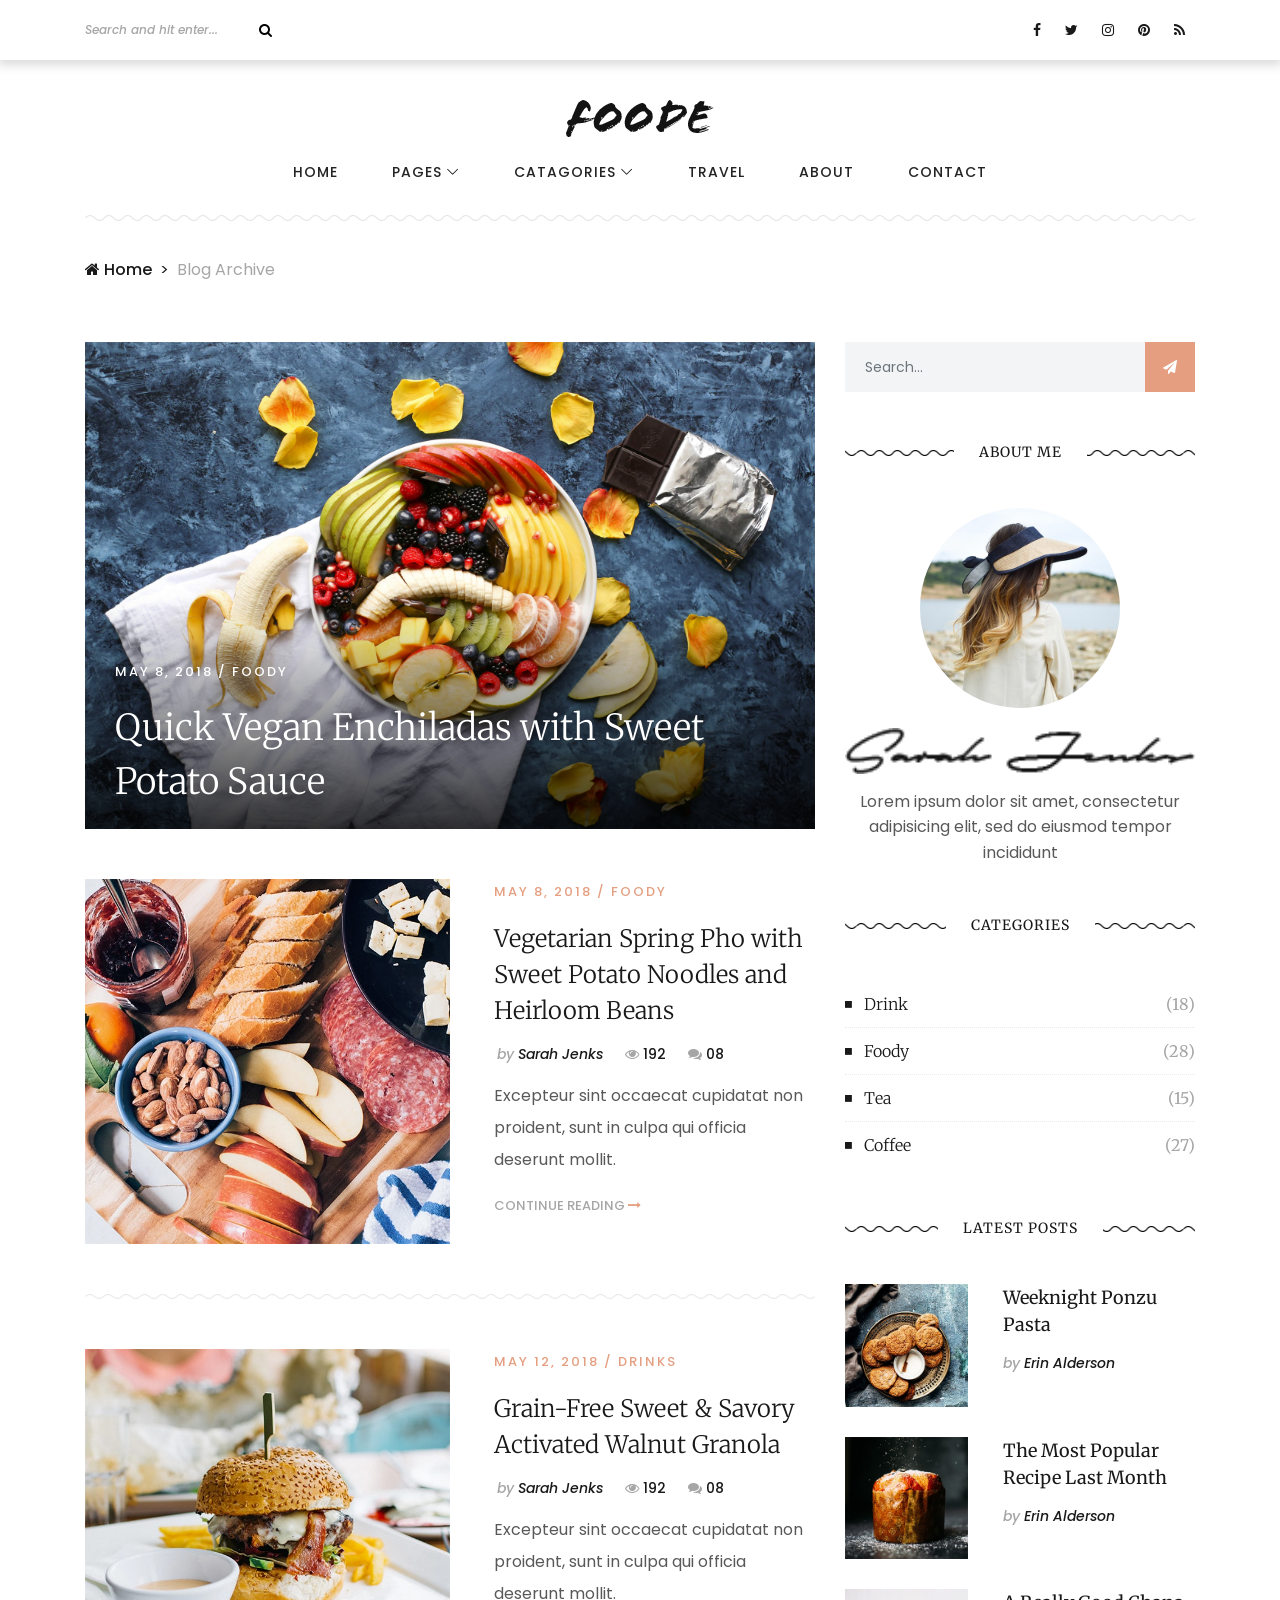
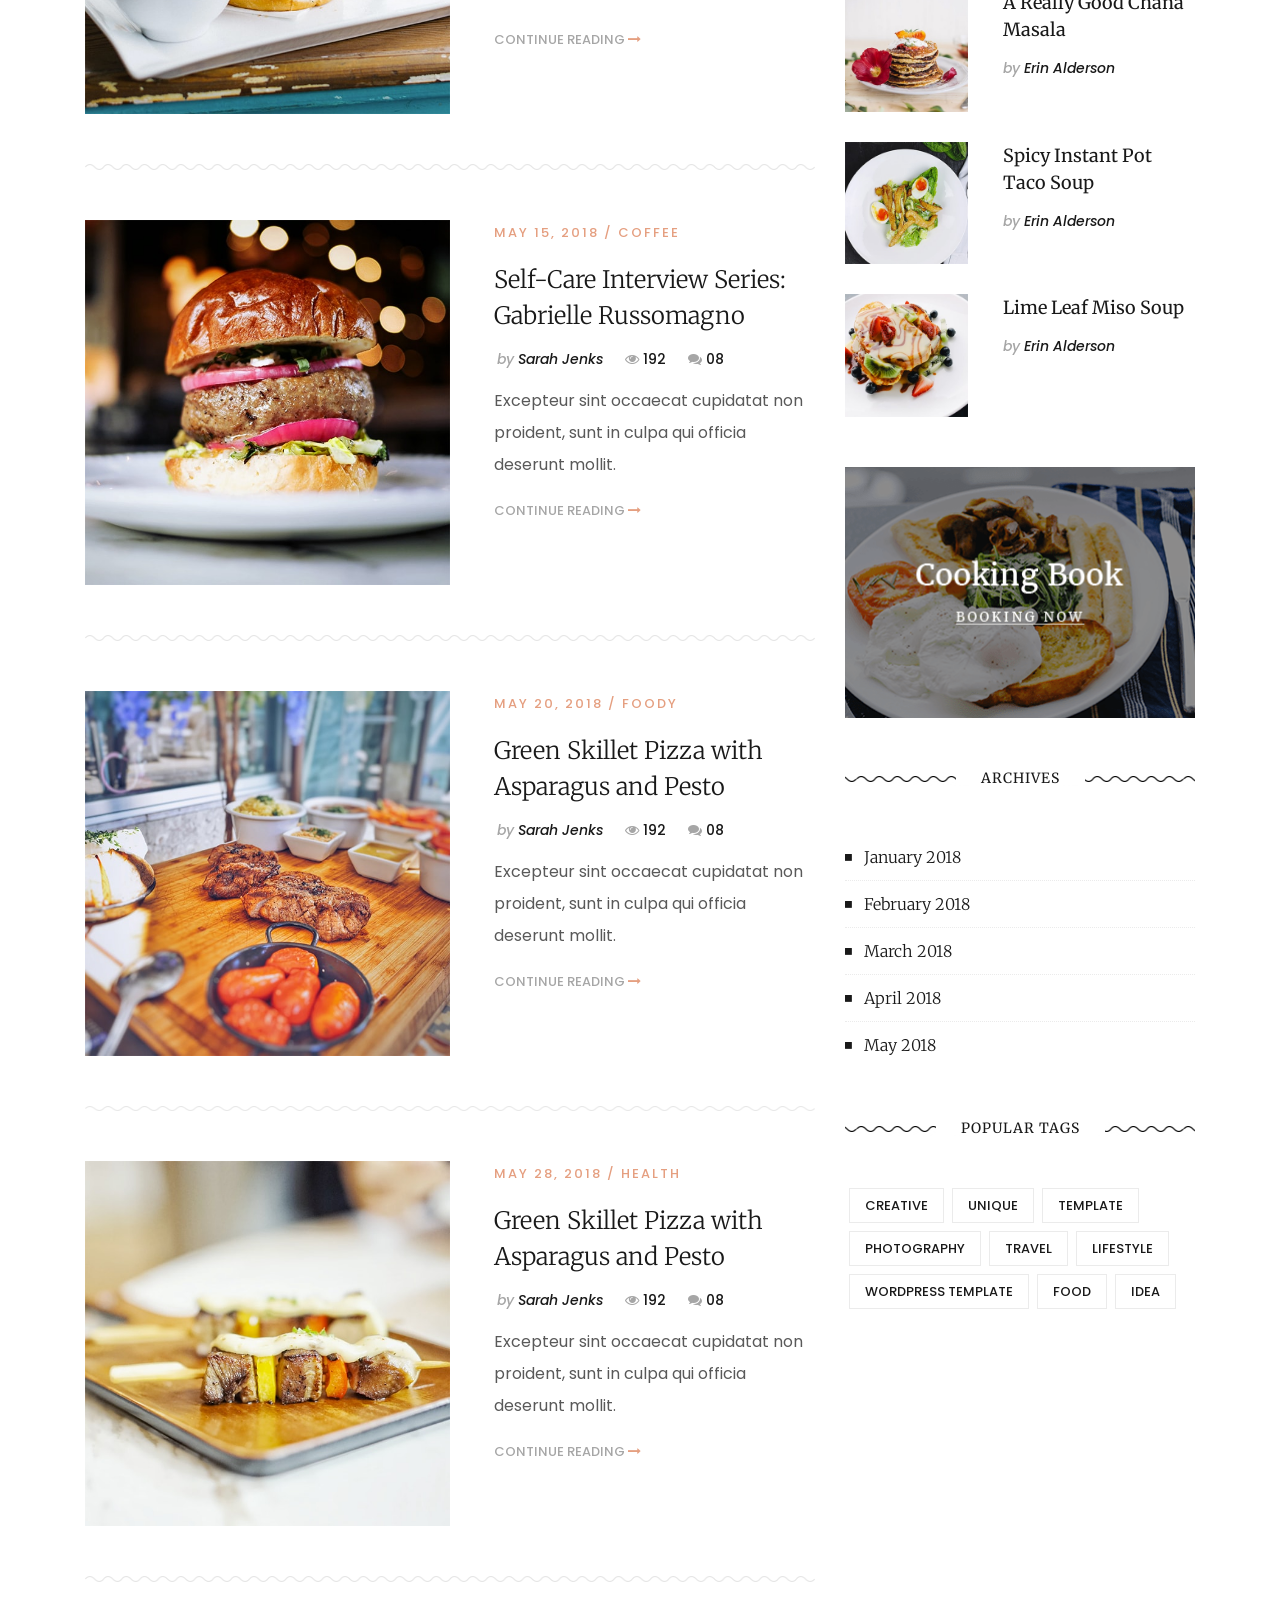
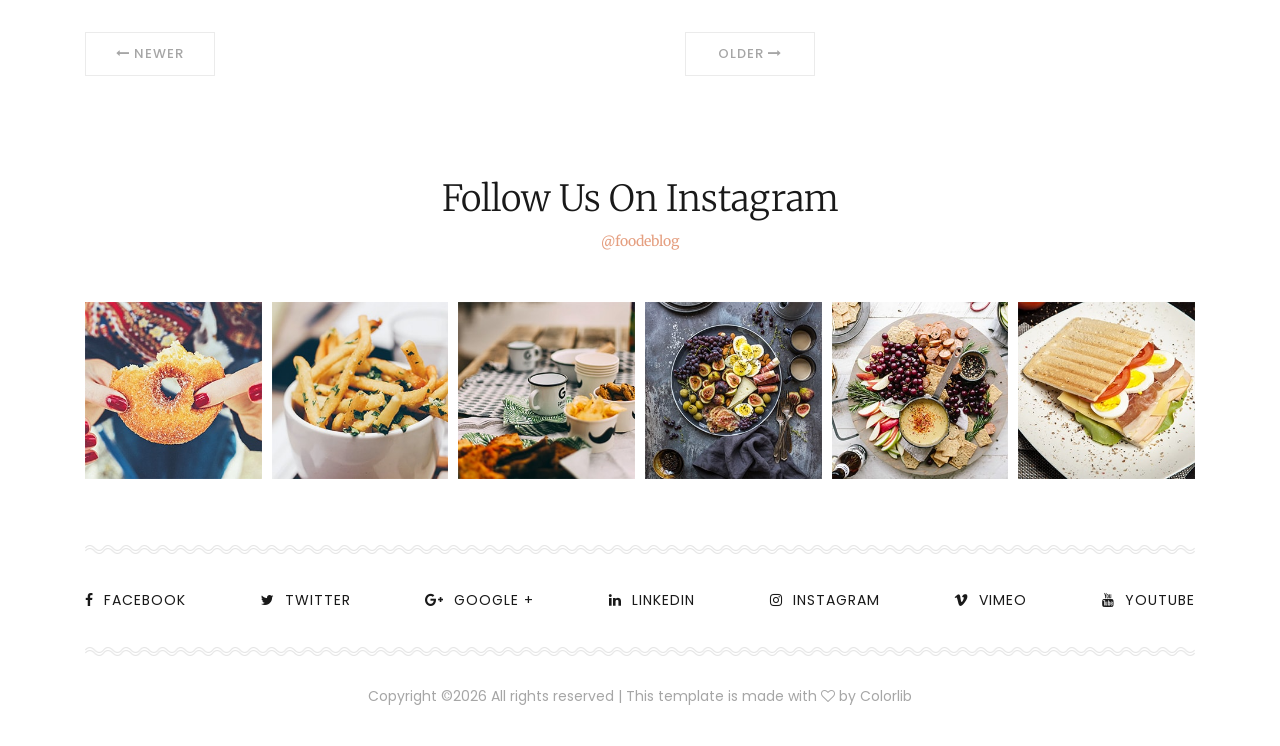
<file: Blog copy/archive-blog.html>
<!DOCTYPE html>
<html lang="en">

<head>
    <meta charset="UTF-8">
    <meta name="description" content="">
    <meta http-equiv="X-UA-Compatible" content="IE=edge">
    <meta name="viewport" content="width=device-width, initial-scale=1, shrink-to-fit=no">
    <!-- The above 4 meta tags *must* come first in the head; any other head content must come *after* these tags -->

    <!-- Title -->
    <title>Foode - Food Blog HTML5 Template</title>

    <!-- Favicon -->
    <link rel="icon" href="img/core-img/favicon.ico">

    <!-- Core Stylesheet -->
    <link rel="stylesheet" href="style.css">

</head>

<body>
    <!-- ##### Preloader ##### -->
    <div class="preloader d-flex align-items-center justify-content-center">
        <div class="circle-preloader">
            <img src="img/core-img/logo.png" alt="">
            <div class="foode-preloader">
                <span></span>
            </div>
        </div>
    </div>

    <!-- ##### Header Area Start ##### -->
    <header class="header-area">

        <!-- Top Header Area -->
        <div class="top-header">
            <div class="container">
                <div class="row">
                    <div class="col-12">
                        <div class="top-header-content d-flex align-items-center justify-content-between">
                            <!-- Search Form -->
                            <div class="search-form">
                                <form action="#" method="get">
                                    <input type="search" name="search" class="form-control" placeholder="Search and hit enter...">
                                    <button type="submit"><i class="fa fa-search"></i></button>
                                </form>
                            </div>

                            <!-- Social Button -->
                            <div class="top-social-info">
                                <a href="#"><i class="fa fa-facebook" aria-hidden="true"></i></a>
                                <a href="#"><i class="fa fa-twitter" aria-hidden="true"></i></a>
                                <a href="#"><i class="fa fa-instagram" aria-hidden="true"></i></a>
                                <a href="#"><i class="fa fa-pinterest" aria-hidden="true"></i></a>
                                <a href="#"><i class="fa fa-rss" aria-hidden="true"></i></a>
                            </div>
                        </div>
                    </div>
                </div>
            </div>
        </div>

        <!-- Logo Area -->
        <div class="logo-area text-center">
            <div class="container">
                <div class="row">
                    <div class="col-12">
                        <!-- Nav brand -->
                        <a href="index.html" class="nav-brand"><img src="img/core-img/logo.png" alt=""></a>
                    </div>
                </div>
            </div>
        </div>

        <!-- Navbar Area -->
        <div class="foode-main-menu">
            <div class="classy-nav-container breakpoint-off">
                <div class="container">
                    <!-- Menu -->
                    <nav class="classy-navbar" id="foodeNav">

                        <!-- Nav brand -->
                        <a href="index.html" class="nav-brand"><img src="img/core-img/logo.png" alt=""></a>

                        <!-- Navbar Toggler -->
                        <div class="classy-navbar-toggler">
                            <span class="navbarToggler"><span></span><span></span><span></span></span>
                        </div>

                        <!-- Menu -->
                        <div class="classy-menu">

                            <!-- close btn -->
                            <div class="classycloseIcon">
                                <div class="cross-wrap"><span class="top"></span><span class="bottom"></span></div>
                            </div>

                            <!-- Nav Start -->
                            <div class="classynav">
                                <ul>
                                    <li><a href="index.html">Home</a></li>
                                    <li><a href="#">Pages</a>
                                        <ul class="dropdown">
                                            <li><a href="index.html">Home</a></li>
                                            <li><a href="archive-blog.html">Archive Blog</a></li>
                                            <li><a href="single-post.html">Single Post</a></li>
                                            <li><a href="about-us.html">About</a></li>
                                            <li><a href="contact.html">Contact</a></li>
                                            <li><a href="typography.html">Typography</a></li>
                                        </ul>
                                    </li>
                                    <li><a href="#">Catagories</a>
                                        <div class="megamenu">
                                            <ul class="single-mega cn-col-4">
                                                <li><a href="#">- Features</a></li>
                                                <li><a href="#">- Food</a></li>
                                                <li><a href="#">- Travel</a></li>
                                                <li><a href="#">- Recipe</a></li>
                                                <li><a href="#">- Bread</a></li>
                                                <li><a href="#">- Breakfast</a></li>
                                                <li><a href="#">- Meat</a></li>
                                                <li><a href="#">- Fastfood</a></li>
                                                <li><a href="#">- Salad</a></li>
                                                <li><a href="#">- Soup</a></li>
                                            </ul>
                                            <ul class="single-mega cn-col-4">
                                                <li><a href="#">- Features</a></li>
                                                <li><a href="#">- Food</a></li>
                                                <li><a href="#">- Travel</a></li>
                                                <li><a href="#">- Recipe</a></li>
                                                <li><a href="#">- Bread</a></li>
                                                <li><a href="#">- Breakfast</a></li>
                                                <li><a href="#">- Meat</a></li>
                                                <li><a href="#">- Fastfood</a></li>
                                                <li><a href="#">- Salad</a></li>
                                                <li><a href="#">- Soup</a></li>
                                            </ul>
                                            <ul class="single-mega cn-col-4">
                                                <li><a href="#">- Features</a></li>
                                                <li><a href="#">- Food</a></li>
                                                <li><a href="#">- Travel</a></li>
                                                <li><a href="#">- Recipe</a></li>
                                                <li><a href="#">- Bread</a></li>
                                                <li><a href="#">- Breakfast</a></li>
                                                <li><a href="#">- Meat</a></li>
                                                <li><a href="#">- Fastfood</a></li>
                                                <li><a href="#">- Salad</a></li>
                                                <li><a href="#">- Soup</a></li>
                                            </ul>
                                            <ul class="single-mega cn-col-4">
                                                <li><a href="#">- Features</a></li>
                                                <li><a href="#">- Food</a></li>
                                                <li><a href="#">- Travel</a></li>
                                                <li><a href="#">- Recipe</a></li>
                                                <li><a href="#">- Bread</a></li>
                                                <li><a href="#">- Breakfast</a></li>
                                                <li><a href="#">- Meat</a></li>
                                                <li><a href="#">- Fastfood</a></li>
                                                <li><a href="#">- Salad</a></li>
                                                <li><a href="#">- Soup</a></li>
                                            </ul>
                                        </div>
                                    </li>
                                    <li><a href="#">Travel</a></li>
                                    <li><a href="about-us.html">About</a></li>
                                    <li><a href="contact.html">Contact</a></li>
                                </ul>

                            </div>
                            <!-- Nav End -->
                        </div>
                    </nav>
                </div>
            </div>
        </div>
    </header>
    <!-- ##### Header Area End ##### -->

    <!-- ##### Breadcrumb Area Start ##### -->
    <div class="breadcrumb-area">
        <div class="container">
            <div class="row">
                <div class="col-12">
                    <img src="img/core-img/breadcrumb-line.png" alt="">
                    <nav aria-label="breadcrumb">
                        <ol class="breadcrumb">
                            <li class="breadcrumb-item"><a href="#"><i class="fa fa-home"></i> Home</a></li>
                            <li class="breadcrumb-item active" aria-current="page">Blog Archive</li>
                        </ol>
                    </nav>
                </div>
            </div>
        </div>
    </div>
    <!-- ##### Breadcrumb Area End ##### -->

    <!-- ##### Blog Content Area Start ##### -->
    <section class="blog-content-area section-padding-0-100">
        <div class="container">
            <div class="row justify-content-center">
                <!-- Blog Posts Area -->
                <div class="col-12 col-lg-8">
                    <div class="blog-posts-area">

                        <!-- Featured Post Area -->
                        <div class="featured-posts">
                            <a href="#"><img src="img/blog-img/1.jpg" alt=""></a>
                            <!-- Featured Post Content -->
                            <div class="featured-post-content">
                                <p>MAY 8, 2018 / foody</p>
                                <a href="#" class="post-title">
                                    <h2>Quick Vegan Enchiladas with Sweet Potato Sauce</h2>
                                </a>
                            </div>
                        </div>

                        <!-- Single Blog Post -->
                        <div class="single-blog-post d-flex flex-wrap mt-50">
                            <!-- Thumbnail -->
                            <div class="post-thumbnail mb-50">
                                <a href="#"><img src="img/blog-img/8.jpg" alt=""></a>
                            </div>
                            <!-- Content -->
                            <div class="post-content mb-50">
                                <p class="post-date">MAY 8, 2018 / foody</p>
                                <a href="#" class="post-title">
                                    <h4>Vegetarian Spring Pho with Sweet Potato Noodles and Heirloom Beans</h4>
                                </a>
                                <div class="post-meta">
                                    <a href="#"><span>by</span> Sarah Jenks</a>
                                    <a href="#"><i class="fa fa-eye"></i> 192</a>
                                    <a href="#"><i class="fa fa-comments"></i> 08</a>
                                </div>
                                <p class="post-excerpt">Excepteur sint occaecat cupidatat non proident, sunt in culpa qui officia deserunt mollit.</p>
                                <a href="#" class="read-more-btn">Continue Reading <i class="fa fa-long-arrow-right" aria-hidden="true"></i></a>
                            </div>
                            <!-- Post Curve Line -->
                            <img class="post-curve-line" src="img/core-img/post-curve-line.png" alt="">
                        </div>

                        <!-- Single Blog Post -->
                        <div class="single-blog-post d-flex flex-wrap mt-50">
                            <!-- Thumbnail -->
                            <div class="post-thumbnail mb-50">
                                <a href="#"><img src="img/blog-img/9.jpg" alt=""></a>
                            </div>
                            <!-- Content -->
                            <div class="post-content mb-50">
                                <p class="post-date">MAY 12, 2018 / drinks</p>
                                <a href="#" class="post-title">
                                    <h4>Grain-Free Sweet &amp; Savory Activated Walnut Granola</h4>
                                </a>
                                <div class="post-meta">
                                    <a href="#"><span>by</span> Sarah Jenks</a>
                                    <a href="#"><i class="fa fa-eye"></i> 192</a>
                                    <a href="#"><i class="fa fa-comments"></i> 08</a>
                                </div>
                                <p class="post-excerpt">Excepteur sint occaecat cupidatat non proident, sunt in culpa qui officia deserunt mollit.</p>
                                <a href="#" class="read-more-btn">Continue Reading <i class="fa fa-long-arrow-right" aria-hidden="true"></i></a>
                            </div>
                            <!-- Post Curve Line -->
                            <img class="post-curve-line" src="img/core-img/post-curve-line.png" alt="">
                        </div>

                        <!-- Single Blog Post -->
                        <div class="single-blog-post d-flex flex-wrap mt-50">
                            <!-- Thumbnail -->
                            <div class="post-thumbnail mb-50">
                                <a href="#"><img src="img/blog-img/10.jpg" alt=""></a>
                            </div>
                            <!-- Content -->
                            <div class="post-content mb-50">
                                <p class="post-date">MAY 15, 2018 / Coffee</p>
                                <a href="#" class="post-title">
                                    <h4>Self-Care Interview Series: Gabrielle Russomagno</h4>
                                </a>
                                <div class="post-meta">
                                    <a href="#"><span>by</span> Sarah Jenks</a>
                                    <a href="#"><i class="fa fa-eye"></i> 192</a>
                                    <a href="#"><i class="fa fa-comments"></i> 08</a>
                                </div>
                                <p class="post-excerpt">Excepteur sint occaecat cupidatat non proident, sunt in culpa qui officia deserunt mollit.</p>
                                <a href="#" class="read-more-btn">Continue Reading <i class="fa fa-long-arrow-right" aria-hidden="true"></i></a>
                            </div>
                            <!-- Post Curve Line -->
                            <img class="post-curve-line" src="img/core-img/post-curve-line.png" alt="">
                        </div>

                        <!-- Single Blog Post -->
                        <div class="single-blog-post d-flex flex-wrap mt-50">
                            <!-- Thumbnail -->
                            <div class="post-thumbnail mb-50">
                                <a href="#"><img src="img/blog-img/11.jpg" alt=""></a>
                            </div>
                            <!-- Content -->
                            <div class="post-content mb-50">
                                <p class="post-date">MAY 20, 2018 / foody</p>
                                <a href="#" class="post-title">
                                    <h4>Green Skillet Pizza with Asparagus and Pesto</h4>
                                </a>
                                <div class="post-meta">
                                    <a href="#"><span>by</span> Sarah Jenks</a>
                                    <a href="#"><i class="fa fa-eye"></i> 192</a>
                                    <a href="#"><i class="fa fa-comments"></i> 08</a>
                                </div>
                                <p class="post-excerpt">Excepteur sint occaecat cupidatat non proident, sunt in culpa qui officia deserunt mollit.</p>
                                <a href="#" class="read-more-btn">Continue Reading <i class="fa fa-long-arrow-right" aria-hidden="true"></i></a>
                            </div>
                            <!-- Post Curve Line -->
                            <img class="post-curve-line" src="img/core-img/post-curve-line.png" alt="">
                        </div>

                        <!-- Single Blog Post -->
                        <div class="single-blog-post d-flex flex-wrap mt-50">
                            <!-- Thumbnail -->
                            <div class="post-thumbnail mb-50">
                                <a href="#"><img src="img/blog-img/12.jpg" alt=""></a>
                            </div>
                            <!-- Content -->
                            <div class="post-content mb-50">
                                <p class="post-date">MAY 28, 2018 / health</p>
                                <a href="#" class="post-title">
                                    <h4>Green Skillet Pizza with Asparagus and Pesto</h4>
                                </a>
                                <div class="post-meta">
                                    <a href="#"><span>by</span> Sarah Jenks</a>
                                    <a href="#"><i class="fa fa-eye"></i> 192</a>
                                    <a href="#"><i class="fa fa-comments"></i> 08</a>
                                </div>
                                <p class="post-excerpt">Excepteur sint occaecat cupidatat non proident, sunt in culpa qui officia deserunt mollit.</p>
                                <a href="#" class="read-more-btn">Continue Reading <i class="fa fa-long-arrow-right" aria-hidden="true"></i></a>
                            </div>
                            <!-- Post Curve Line -->
                            <img class="post-curve-line" src="img/core-img/post-curve-line.png" alt="">
                        </div>

                    </div>

                    <!-- Pager -->
                    <ol class="foode-pager mt-50">
                        <li><a href="#"><i class="fa fa-long-arrow-left" aria-hidden="true"></i> Newer</a></li>
                        <li><a href="#">Older <i class="fa fa-long-arrow-right" aria-hidden="true"></i></a></li>
                    </ol>
                </div>

                <!-- Blog Sidebar Area -->
                <div class="col-12 col-sm-9 col-md-6 col-lg-4">
                    <div class="post-sidebar-area">

                        <!-- ##### Single Widget Area ##### -->
                        <div class="single-widget-area mt-0">
                            <form class="search-form" action="#" method="post">
                                <input type="search" name="search" class="form-control" placeholder="Search...">
                                <button><i class="fa fa-send"></i></button>
                            </form>
                        </div>

                        <!-- ##### Single Widget Area ##### -->
                        <div class="single-widget-area">
                            <!-- Title -->
                            <div class="widget-title">
                                <h6>About Me</h6>
                            </div>
                            <!-- Thumbnail -->
                            <div class="about-thumbnail">
                                <img src="img/blog-img/about-me.jpg" alt="">
                            </div>
                            <!-- Content -->
                            <div class="widget-content text-center">
                                <img src="img/core-img/signature.png" alt="">
                                <p>Lorem ipsum dolor sit amet, consectetur adipisicing elit, sed do eiusmod tempor incididunt</p>
                            </div>
                        </div>

                        <!-- ##### Single Widget Area ##### -->
                        <div class="single-widget-area">
                            <!-- Title -->
                            <div class="widget-title">
                                <h6>Categories</h6>
                            </div>
                            <ol class="foode-catagories">
                                <li><a href="#"><span><i class="fa fa-stop" aria-hidden="true"></i> Drink</span> <span>(18)</span></a></li>
                                <li><a href="#"><span><i class="fa fa-stop" aria-hidden="true"></i> Foody</span> <span>(28)</span></a></li>
                                <li><a href="#"><span><i class="fa fa-stop" aria-hidden="true"></i> Tea</span> <span>(15)</span></a></li>
                                <li><a href="#"><span><i class="fa fa-stop" aria-hidden="true"></i> Coffee</span> <span>(27)</span></a></li>
                            </ol>
                        </div>

                        <!-- ##### Single Widget Area ##### -->
                        <div class="single-widget-area">
                            <!-- Title -->
                            <div class="widget-title">
                                <h6>Latest Posts</h6>
                            </div>

                            <!-- Single Latest Posts -->
                            <div class="single-latest-post d-flex">
                                <div class="post-thumb">
                                    <img src="img/blog-img/lp1.jpg" alt="">
                                </div>
                                <div class="post-content">
                                    <a href="#" class="post-title">
                                        <h6>Weeknight Ponzu Pasta</h6>
                                    </a>
                                    <a href="#" class="post-author"><span>by</span> Erin Alderson</a>
                                </div>
                            </div>

                            <!-- Single Latest Posts -->
                            <div class="single-latest-post d-flex">
                                <div class="post-thumb">
                                    <img src="img/blog-img/lp2.jpg" alt="">
                                </div>
                                <div class="post-content">
                                    <a href="#" class="post-title">
                                        <h6>The Most Popular Recipe Last Month</h6>
                                    </a>
                                    <a href="#" class="post-author"><span>by</span> Erin Alderson</a>
                                </div>
                            </div>

                            <!-- Single Latest Posts -->
                            <div class="single-latest-post d-flex">
                                <div class="post-thumb">
                                    <img src="img/blog-img/lp3.jpg" alt="">
                                </div>
                                <div class="post-content">
                                    <a href="#" class="post-title">
                                        <h6>A Really Good Chana Masala</h6>
                                    </a>
                                    <a href="#" class="post-author"><span>by</span> Erin Alderson</a>
                                </div>
                            </div>

                            <!-- Single Latest Posts -->
                            <div class="single-latest-post d-flex">
                                <div class="post-thumb">
                                    <img src="img/blog-img/lp4.jpg" alt="">
                                </div>
                                <div class="post-content">
                                    <a href="#" class="post-title">
                                        <h6>Spicy Instant Pot Taco Soup</h6>
                                    </a>
                                    <a href="#" class="post-author"><span>by</span> Erin Alderson</a>
                                </div>
                            </div>

                            <!-- Single Latest Posts -->
                            <div class="single-latest-post d-flex">
                                <div class="post-thumb">
                                    <img src="img/blog-img/lp5.jpg" alt="">
                                </div>
                                <div class="post-content">
                                    <a href="#" class="post-title">
                                        <h6>Lime Leaf Miso Soup</h6>
                                    </a>
                                    <a href="#" class="post-author"><span>by</span> Erin Alderson</a>
                                </div>
                            </div>

                        </div>

                        <!-- ##### Single Widget Area ##### -->
                        <div class="single-widget-area">
                            <!-- Adds -->
                            <a href="#"><img src="img/blog-img/add.png" alt=""></a>
                        </div>

                        <!-- ##### Single Widget Area ##### -->
                        <div class="single-widget-area">
                            <!-- Title -->
                            <div class="widget-title">
                                <h6>Archives</h6>
                            </div>
                            <ol class="foode-archives">
                                <li><a href="#"><span><i class="fa fa-stop" aria-hidden="true"></i> January 2018</span></a></li>
                                <li><a href="#"><span><i class="fa fa-stop" aria-hidden="true"></i> February 2018</span></a></li>
                                <li><a href="#"><span><i class="fa fa-stop" aria-hidden="true"></i> March 2018</span></a></li>
                                <li><a href="#"><span><i class="fa fa-stop" aria-hidden="true"></i> April 2018</span></a></li>
                                <li><a href="#"><span><i class="fa fa-stop" aria-hidden="true"></i> May 2018</span></a></li>
                            </ol>
                        </div>

                        <!-- ##### Single Widget Area ##### -->
                        <div class="single-widget-area">
                            <!-- Title -->
                            <div class="widget-title">
                                <h6>popular tags</h6>
                            </div>
                            <!-- Tags -->
                            <ol class="popular-tags d-flex flex-wrap">
                                <li><a href="#">Creative</a></li>
                                <li><a href="#">Unique</a></li>
                                <li><a href="#">Template</a></li>
                                <li><a href="#">Photography</a></li>
                                <li><a href="#">travel</a></li>
                                <li><a href="#">lifestyle</a></li>
                                <li><a href="#">Wordpress Template</a></li>
                                <li><a href="#">food</a></li>
                                <li><a href="#">Idea</a></li>
                            </ol>
                        </div>

                    </div>
                </div>
            </div>
        </div>
    </section>
    <!-- ##### Blog Content Area End ##### -->

    <!-- ##### Instagram Area Start ##### -->
    <div class="follow-us-instagram">
        <div class="container">
            <div class="row">
                <div class="col-12">
                    <div class="section-heading">
                        <h2>Follow Us On Instagram</h2>
                        <span>@foodeblog</span>
                    </div>
                </div>
            </div>

            <div class="row">
                <div class="col-12">
                    <div class="instagram-slides owl-carousel">
                        <!-- Single Instagram Slide -->
                        <div class="single-instagram-slide">
                            <img src="img/blog-img/insta1.jpg" alt="">
                            <a href="#"><i class="fa fa-instagram"></i>Follow Me</a>
                        </div>

                        <!-- Single Instagram Slide -->
                        <div class="single-instagram-slide">
                            <img src="img/blog-img/insta2.jpg" alt="">
                            <a href="#"><i class="fa fa-instagram"></i>Follow Me</a>
                        </div>

                        <!-- Single Instagram Slide -->
                        <div class="single-instagram-slide">
                            <img src="img/blog-img/insta3.jpg" alt="">
                            <a href="#"><i class="fa fa-instagram"></i>Follow Me</a>
                        </div>

                        <!-- Single Instagram Slide -->
                        <div class="single-instagram-slide">
                            <img src="img/blog-img/insta4.jpg" alt="">
                            <a href="#"><i class="fa fa-instagram"></i>Follow Me</a>
                        </div>

                        <!-- Single Instagram Slide -->
                        <div class="single-instagram-slide">
                            <img src="img/blog-img/insta5.jpg" alt="">
                            <a href="#"><i class="fa fa-instagram"></i>Follow Me</a>
                        </div>

                        <!-- Single Instagram Slide -->
                        <div class="single-instagram-slide">
                            <img src="img/blog-img/insta6.jpg" alt="">
                            <a href="#"><i class="fa fa-instagram"></i>Follow Me</a>
                        </div>
                    </div>
                </div>
            </div>
        </div>
    </div>
    <!-- ##### Instagram Area End ##### -->

    <!-- ##### Footer Area Start ##### -->
    <footer class="footer-area">
        <div class="container">
            <div class="row">
                <div class="col-12">
                    <!-- Footer Curve Line -->
                    <img class="footer-curve" src="img/core-img/foo-curve.png" alt="">
                    <!-- Footer Social Info -->
                    <div class="footer-social-info d-flex align-items-center justify-content-between">
                        <a href="#"><i class="fa fa-facebook"></i><span>Facebook</span></a>
                        <a href="#"><i class="fa fa-twitter"></i><span>Twitter</span></a>
                        <a href="#"><i class="fa fa-google-plus"></i><span>Google +</span></a>
                        <a href="#"><i class="fa fa-linkedin"></i><span>linkedin</span></a>
                        <a href="#"><i class="fa fa-instagram"></i><span>Instagram</span></a>
                        <a href="#"><i class="fa fa-vimeo"></i><span>Vimeo</span></a>
                        <a href="#"><i class="fa fa-youtube"></i><span>Youtube</span></a>
                    </div>
                    <!-- Footer Curve Line -->
                    <img class="footer-curve" src="img/core-img/foo-curve.png" alt="">
                </div>
            </div>

            <div class="row">
                <div class="col-12">
                    <div class="copywrite-text">
                        <p><!-- Link back to Colorlib can't be removed. Template is licensed under CC BY 3.0. -->
Copyright &copy;<script>document.write(new Date().getFullYear());</script> All rights reserved | This template is made with <i class="fa fa-heart-o" aria-hidden="true"></i> by <a href="https://colorlib.com" target="_blank">Colorlib</a>
<!-- Link back to Colorlib can't be removed. Template is licensed under CC BY 3.0. --></p>
                    </div>
                </div>
            </div>
        </div>
    </footer>
    <!-- ##### Footer Area Start ##### -->

    <!-- ##### All Javascript Script ##### -->
    <!-- jQuery-2.2.4 js -->
    <script src="js/jquery/jquery-2.2.4.min.js"></script>
    <!-- Popper js -->
    <script src="js/bootstrap/popper.min.js"></script>
    <!-- Bootstrap js -->
    <script src="js/bootstrap/bootstrap.min.js"></script>
    <!-- All Plugins js -->
    <script src="js/plugins/plugins.js"></script>
    <!-- Active js -->
    <script src="js/active.js"></script>
</body>

</html>
</file>
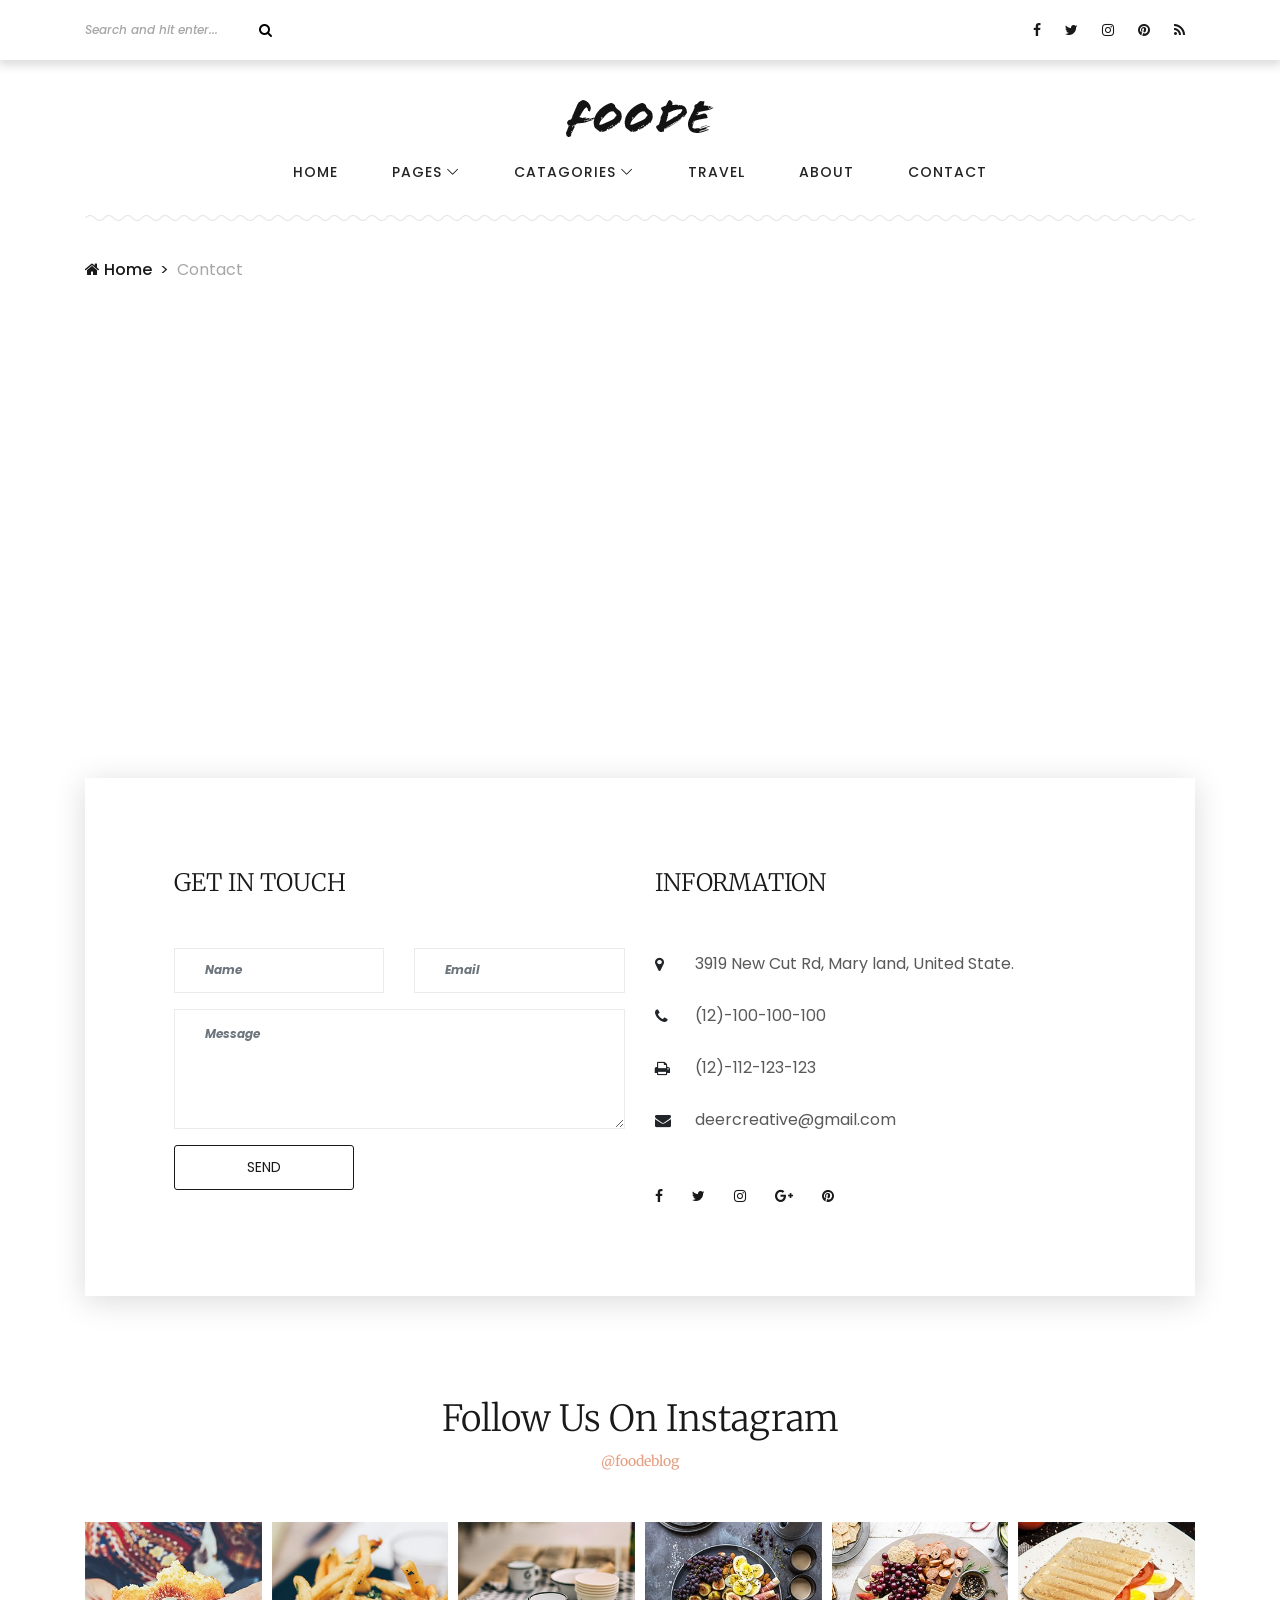
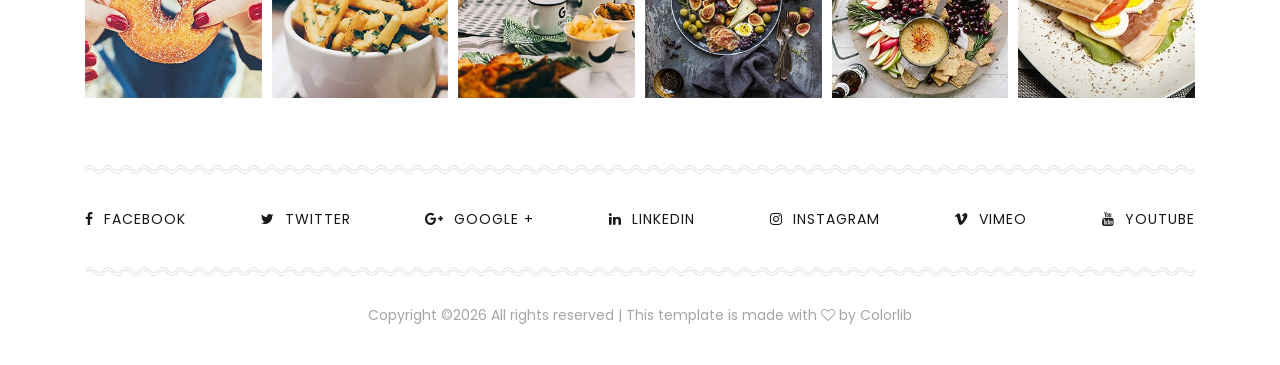
<file: Blog copy/contact.html>
<!DOCTYPE html>
<html lang="en">

<head>
    <meta charset="UTF-8">
    <meta name="description" content="">
    <meta http-equiv="X-UA-Compatible" content="IE=edge">
    <meta name="viewport" content="width=device-width, initial-scale=1, shrink-to-fit=no">
    <!-- The above 4 meta tags *must* come first in the head; any other head content must come *after* these tags -->

    <!-- Title -->
    <title>Foode - Food Blog HTML5 Template</title>

    <!-- Favicon -->
    <link rel="icon" href="img/core-img/favicon.ico">

    <!-- Core Stylesheet -->
    <link rel="stylesheet" href="style.css">

</head>

<body>
    <!-- ##### Preloader ##### -->
    <div class="preloader d-flex align-items-center justify-content-center">
        <div class="circle-preloader">
            <img src="img/core-img/logo.png" alt="">
            <div class="foode-preloader">
                <span></span>
            </div>
        </div>
    </div>

    <!-- ##### Header Area Start ##### -->
    <header class="header-area">

        <!-- Top Header Area -->
        <div class="top-header">
            <div class="container">
                <div class="row">
                    <div class="col-12">
                        <div class="top-header-content d-flex align-items-center justify-content-between">
                            <!-- Search Form -->
                            <div class="search-form">
                                <form action="#" method="get">
                                    <input type="search" name="search" class="form-control" placeholder="Search and hit enter...">
                                    <button type="submit"><i class="fa fa-search"></i></button>
                                </form>
                            </div>

                            <!-- Social Button -->
                            <div class="top-social-info">
                                <a href="#"><i class="fa fa-facebook" aria-hidden="true"></i></a>
                                <a href="#"><i class="fa fa-twitter" aria-hidden="true"></i></a>
                                <a href="#"><i class="fa fa-instagram" aria-hidden="true"></i></a>
                                <a href="#"><i class="fa fa-pinterest" aria-hidden="true"></i></a>
                                <a href="#"><i class="fa fa-rss" aria-hidden="true"></i></a>
                            </div>
                        </div>
                    </div>
                </div>
            </div>
        </div>

        <!-- Logo Area -->
        <div class="logo-area text-center">
            <div class="container">
                <div class="row">
                    <div class="col-12">
                        <!-- Nav brand -->
                        <a href="index.html" class="nav-brand"><img src="img/core-img/logo.png" alt=""></a>
                    </div>
                </div>
            </div>
        </div>

        <!-- Navbar Area -->
        <div class="foode-main-menu">
            <div class="classy-nav-container breakpoint-off">
                <div class="container">
                    <!-- Menu -->
                    <nav class="classy-navbar" id="foodeNav">

                        <!-- Nav brand -->
                        <a href="index.html" class="nav-brand"><img src="img/core-img/logo.png" alt=""></a>

                        <!-- Navbar Toggler -->
                        <div class="classy-navbar-toggler">
                            <span class="navbarToggler"><span></span><span></span><span></span></span>
                        </div>

                        <!-- Menu -->
                        <div class="classy-menu">

                            <!-- close btn -->
                            <div class="classycloseIcon">
                                <div class="cross-wrap"><span class="top"></span><span class="bottom"></span></div>
                            </div>

                            <!-- Nav Start -->
                            <div class="classynav">
                                <ul>
                                    <li><a href="index.html">Home</a></li>
                                    <li><a href="#">Pages</a>
                                        <ul class="dropdown">
                                            <li><a href="index.html">Home</a></li>
                                            <li><a href="archive-blog.html">Archive Blog</a></li>
                                            <li><a href="single-post.html">Single Post</a></li>
                                            <li><a href="about-us.html">About</a></li>
                                            <li><a href="contact.html">Contact</a></li>
                                            <li><a href="typography.html">Typography</a></li>
                                        </ul>
                                    </li>
                                    <li><a href="#">Catagories</a>
                                        <div class="megamenu">
                                            <ul class="single-mega cn-col-4">
                                                <li><a href="#">- Features</a></li>
                                                <li><a href="#">- Food</a></li>
                                                <li><a href="#">- Travel</a></li>
                                                <li><a href="#">- Recipe</a></li>
                                                <li><a href="#">- Bread</a></li>
                                                <li><a href="#">- Breakfast</a></li>
                                                <li><a href="#">- Meat</a></li>
                                                <li><a href="#">- Fastfood</a></li>
                                                <li><a href="#">- Salad</a></li>
                                                <li><a href="#">- Soup</a></li>
                                            </ul>
                                            <ul class="single-mega cn-col-4">
                                                <li><a href="#">- Features</a></li>
                                                <li><a href="#">- Food</a></li>
                                                <li><a href="#">- Travel</a></li>
                                                <li><a href="#">- Recipe</a></li>
                                                <li><a href="#">- Bread</a></li>
                                                <li><a href="#">- Breakfast</a></li>
                                                <li><a href="#">- Meat</a></li>
                                                <li><a href="#">- Fastfood</a></li>
                                                <li><a href="#">- Salad</a></li>
                                                <li><a href="#">- Soup</a></li>
                                            </ul>
                                            <ul class="single-mega cn-col-4">
                                                <li><a href="#">- Features</a></li>
                                                <li><a href="#">- Food</a></li>
                                                <li><a href="#">- Travel</a></li>
                                                <li><a href="#">- Recipe</a></li>
                                                <li><a href="#">- Bread</a></li>
                                                <li><a href="#">- Breakfast</a></li>
                                                <li><a href="#">- Meat</a></li>
                                                <li><a href="#">- Fastfood</a></li>
                                                <li><a href="#">- Salad</a></li>
                                                <li><a href="#">- Soup</a></li>
                                            </ul>
                                            <ul class="single-mega cn-col-4">
                                                <li><a href="#">- Features</a></li>
                                                <li><a href="#">- Food</a></li>
                                                <li><a href="#">- Travel</a></li>
                                                <li><a href="#">- Recipe</a></li>
                                                <li><a href="#">- Bread</a></li>
                                                <li><a href="#">- Breakfast</a></li>
                                                <li><a href="#">- Meat</a></li>
                                                <li><a href="#">- Fastfood</a></li>
                                                <li><a href="#">- Salad</a></li>
                                                <li><a href="#">- Soup</a></li>
                                            </ul>
                                        </div>
                                    </li>
                                    <li><a href="#">Travel</a></li>
                                    <li><a href="about-us.html">About</a></li>
                                    <li><a href="contact.html">Contact</a></li>
                                </ul>

                            </div>
                            <!-- Nav End -->
                        </div>
                    </nav>
                </div>
            </div>
        </div>
    </header>
    <!-- ##### Header Area End ##### -->

    <!-- ##### Breadcrumb Area Start ##### -->
    <div class="breadcrumb-area">
        <div class="container">
            <div class="row">
                <div class="col-12">
                    <img src="img/core-img/breadcrumb-line.png" alt="">
                    <nav aria-label="breadcrumb">
                        <ol class="breadcrumb">
                            <li class="breadcrumb-item"><a href="#"><i class="fa fa-home"></i> Home</a></li>
                            <li class="breadcrumb-item active" aria-current="page">Contact</li>
                        </ol>
                    </nav>
                </div>
            </div>
        </div>
    </div>
    <!-- ##### Breadcrumb Area End ##### -->

    <!-- ##### Google Maps Start ##### -->
    <div class="map-area">
        <iframe src="https://www.google.com/maps/embed?pb=!1m18!1m12!1m3!1d22236.40558254599!2d-118.25292394686001!3d34.057682914027104!2m3!1f0!2f0!3f0!3m2!1i1024!2i768!4f13.1!3m3!1m2!1s0x80c2c75ddc27da13%3A0xe22fdf6f254608f4!2z4Kay4Ka4IOCmj-CmnuCnjeCmnOCnh-CmsuCnh-CmuCwg4KaV4KeN4Kav4Ka-4Kay4Ka_4Kar4KeL4Kaw4KeN4Kao4Ka_4Kav4Ka84Ka-LCDgpq7gpr7gprDgp43gppXgpr_gpqgg4Kav4KeB4KaV4KeN4Kak4Kaw4Ka-4Ka34KeN4Kaf4KeN4Kaw!5e0!3m2!1sbn!2sbd!4v1532328708137" allowfullscreen></iframe>
    </div>
    <!-- ##### Google Maps End ##### -->

    <!-- ##### Contact Area Start ##### -->
    <section class="contact-area">
        <div class="container">
            <div class="row">
                <div class="col-12">
                    <div class="contact-content-area">
                        <div class="row">

                            <div class="col-12 col-lg-6">
                                <div class="contact-content">
                                    <h4>Get In Touch</h4>
                                    
                                    <!-- Contact Form Area -->
                                    <div class="contact-form-area">
                                        <form action="#" method="post">
                                            <div class="row">
                                                <div class="col-12 col-lg-6">
                                                    <div class="form-group">
                                                        <input type="text" class="form-control" id="contact-name" placeholder="Name">
                                                    </div>
                                                </div>
                                                <div class="col-12 col-lg-6">
                                                    <div class="form-group">
                                                        <input type="email" class="form-control" id="contact-email" placeholder="Email">
                                                    </div>
                                                </div>
                                                <div class="col-12">
                                                    <div class="form-group">
                                                        <textarea class="form-control" name="message" id="message" cols="30" rows="10" placeholder="Message"></textarea>
                                                    </div>
                                                </div>
                                                <div class="col-12">
                                                    <button type="submit" class="btn foode-btn">Send</button>
                                                </div>
                                            </div>
                                        </form>
                                    </div>
                                </div>
                            </div>

                            <div class="col-12 col-lg-6">
                                <div class="contact-content contact-information">                                   
                                    <h4>Information</h4>
                                    
                                    <!-- Single Contact Info -->
                                    <div class="single-contact-info d-flex">
                                        <div class="icon">
                                            <i class="fa fa-map-marker" aria-hidden="true"></i>
                                        </div>
                                        <p>3919 New Cut Rd, Mary land, United State.</p>
                                    </div>
                                    
                                    <!-- Single Contact Info -->
                                    <div class="single-contact-info d-flex">
                                        <div class="icon">
                                            <i class="fa fa-phone" aria-hidden="true"></i>
                                        </div>
                                        <p>(12)-100-100-100</p>
                                    </div>
                                    
                                    <!-- Single Contact Info -->
                                    <div class="single-contact-info d-flex">
                                        <div class="icon">
                                            <i class="fa fa-print" aria-hidden="true"></i>
                                        </div>
                                        <p>(12)-112-123-123</p>
                                    </div>
                                    
                                    <!-- Single Contact Info -->
                                    <div class="single-contact-info d-flex">
                                        <div class="icon">
                                            <i class="fa fa-envelope" aria-hidden="true"></i>
                                        </div>
                                        <p>deercreative@gmail.com</p>
                                    </div>
                                    
                                    <!-- Contact Social Info -->
                                    <div class="contact-social-info mt-50">
                                        <a href="#" data-toggle="tooltip" data-placement="top" title="Facebook"><i class="fa fa-facebook" aria-hidden="true"></i></a>
                                        <a href="#" data-toggle="tooltip" data-placement="top" title="Twitter"><i class="fa fa-twitter" aria-hidden="true"></i></a>
                                        <a href="#" data-toggle="tooltip" data-placement="top" title="Instagram"><i class="fa fa-instagram" aria-hidden="true"></i></a>
                                        <a href="#" data-toggle="tooltip" data-placement="top" title="Google Plus"><i class="fa fa-google-plus" aria-hidden="true"></i></a>
                                        <a href="#" data-toggle="tooltip" data-placement="top" title="Pinterest"><i class="fa fa-pinterest" aria-hidden="true"></i></a>
                                    </div>
                                </div>
                            </div>
                        </div>
                    </div>
                </div>
            </div>
        </div>
    </section>
    <!-- ##### Contact Area End ##### -->

    <!-- ##### Instagram Area Start ##### -->
    <div class="follow-us-instagram">
        <div class="container">
            <div class="row">
                <div class="col-12">
                    <div class="section-heading">
                        <h2>Follow Us On Instagram</h2>
                        <span>@foodeblog</span>
                    </div>
                </div>
            </div>

            <div class="row">
                <div class="col-12">
                    <div class="instagram-slides owl-carousel">
                        <!-- Single Instagram Slide -->
                        <div class="single-instagram-slide">
                            <img src="img/blog-img/insta1.jpg" alt="">
                            <a href="#"><i class="fa fa-instagram"></i>Follow Me</a>
                        </div>

                        <!-- Single Instagram Slide -->
                        <div class="single-instagram-slide">
                            <img src="img/blog-img/insta2.jpg" alt="">
                            <a href="#"><i class="fa fa-instagram"></i>Follow Me</a>
                        </div>

                        <!-- Single Instagram Slide -->
                        <div class="single-instagram-slide">
                            <img src="img/blog-img/insta3.jpg" alt="">
                            <a href="#"><i class="fa fa-instagram"></i>Follow Me</a>
                        </div>

                        <!-- Single Instagram Slide -->
                        <div class="single-instagram-slide">
                            <img src="img/blog-img/insta4.jpg" alt="">
                            <a href="#"><i class="fa fa-instagram"></i>Follow Me</a>
                        </div>

                        <!-- Single Instagram Slide -->
                        <div class="single-instagram-slide">
                            <img src="img/blog-img/insta5.jpg" alt="">
                            <a href="#"><i class="fa fa-instagram"></i>Follow Me</a>
                        </div>

                        <!-- Single Instagram Slide -->
                        <div class="single-instagram-slide">
                            <img src="img/blog-img/insta6.jpg" alt="">
                            <a href="#"><i class="fa fa-instagram"></i>Follow Me</a>
                        </div>
                    </div>
                </div>
            </div>
        </div>
    </div>
    <!-- ##### Instagram Area End ##### -->

    <!-- ##### Footer Area Start ##### -->
    <footer class="footer-area">
        <div class="container">
            <div class="row">
                <div class="col-12">
                    <!-- Footer Curve Line -->
                    <img class="footer-curve" src="img/core-img/foo-curve.png" alt="">
                    <!-- Footer Social Info -->
                    <div class="footer-social-info d-flex align-items-center justify-content-between">
                        <a href="#"><i class="fa fa-facebook"></i><span>Facebook</span></a>
                        <a href="#"><i class="fa fa-twitter"></i><span>Twitter</span></a>
                        <a href="#"><i class="fa fa-google-plus"></i><span>Google +</span></a>
                        <a href="#"><i class="fa fa-linkedin"></i><span>linkedin</span></a>
                        <a href="#"><i class="fa fa-instagram"></i><span>Instagram</span></a>
                        <a href="#"><i class="fa fa-vimeo"></i><span>Vimeo</span></a>
                        <a href="#"><i class="fa fa-youtube"></i><span>Youtube</span></a>
                    </div>
                    <!-- Footer Curve Line -->
                    <img class="footer-curve" src="img/core-img/foo-curve.png" alt="">
                </div>
            </div>

            <div class="row">
                <div class="col-12">
                    <div class="copywrite-text">
                        <p><!-- Link back to Colorlib can't be removed. Template is licensed under CC BY 3.0. -->
Copyright &copy;<script>document.write(new Date().getFullYear());</script> All rights reserved | This template is made with <i class="fa fa-heart-o" aria-hidden="true"></i> by <a href="https://colorlib.com" target="_blank">Colorlib</a>
<!-- Link back to Colorlib can't be removed. Template is licensed under CC BY 3.0. --></p>
                    </div>
                </div>
            </div>
        </div>
    </footer>
    <!-- ##### Footer Area Start ##### -->

    <!-- ##### All Javascript Script ##### -->
    <!-- jQuery-2.2.4 js -->
    <script src="js/jquery/jquery-2.2.4.min.js"></script>
    <!-- Popper js -->
    <script src="js/bootstrap/popper.min.js"></script>
    <!-- Bootstrap js -->
    <script src="js/bootstrap/bootstrap.min.js"></script>
    <!-- All Plugins js -->
    <script src="js/plugins/plugins.js"></script>
    <!-- Active js -->
    <script src="js/active.js"></script>
</body>

</html>
</file>
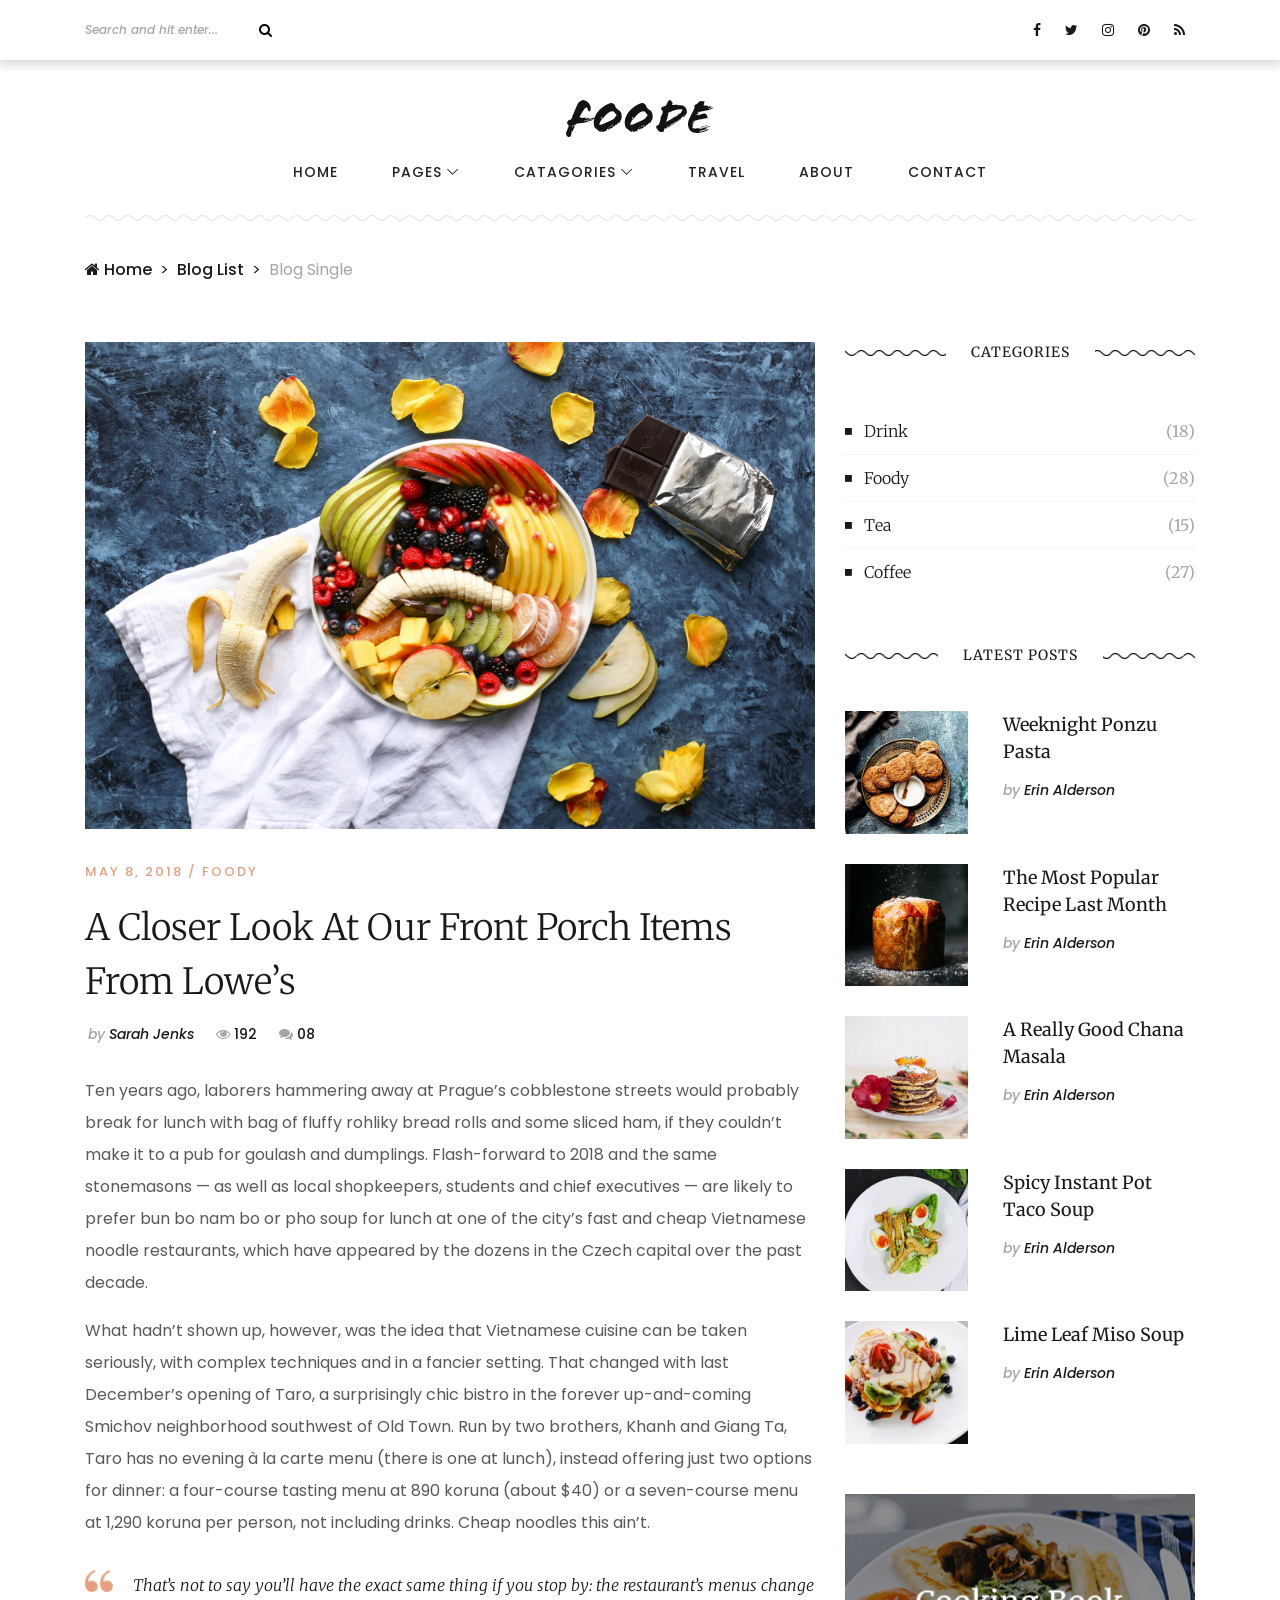
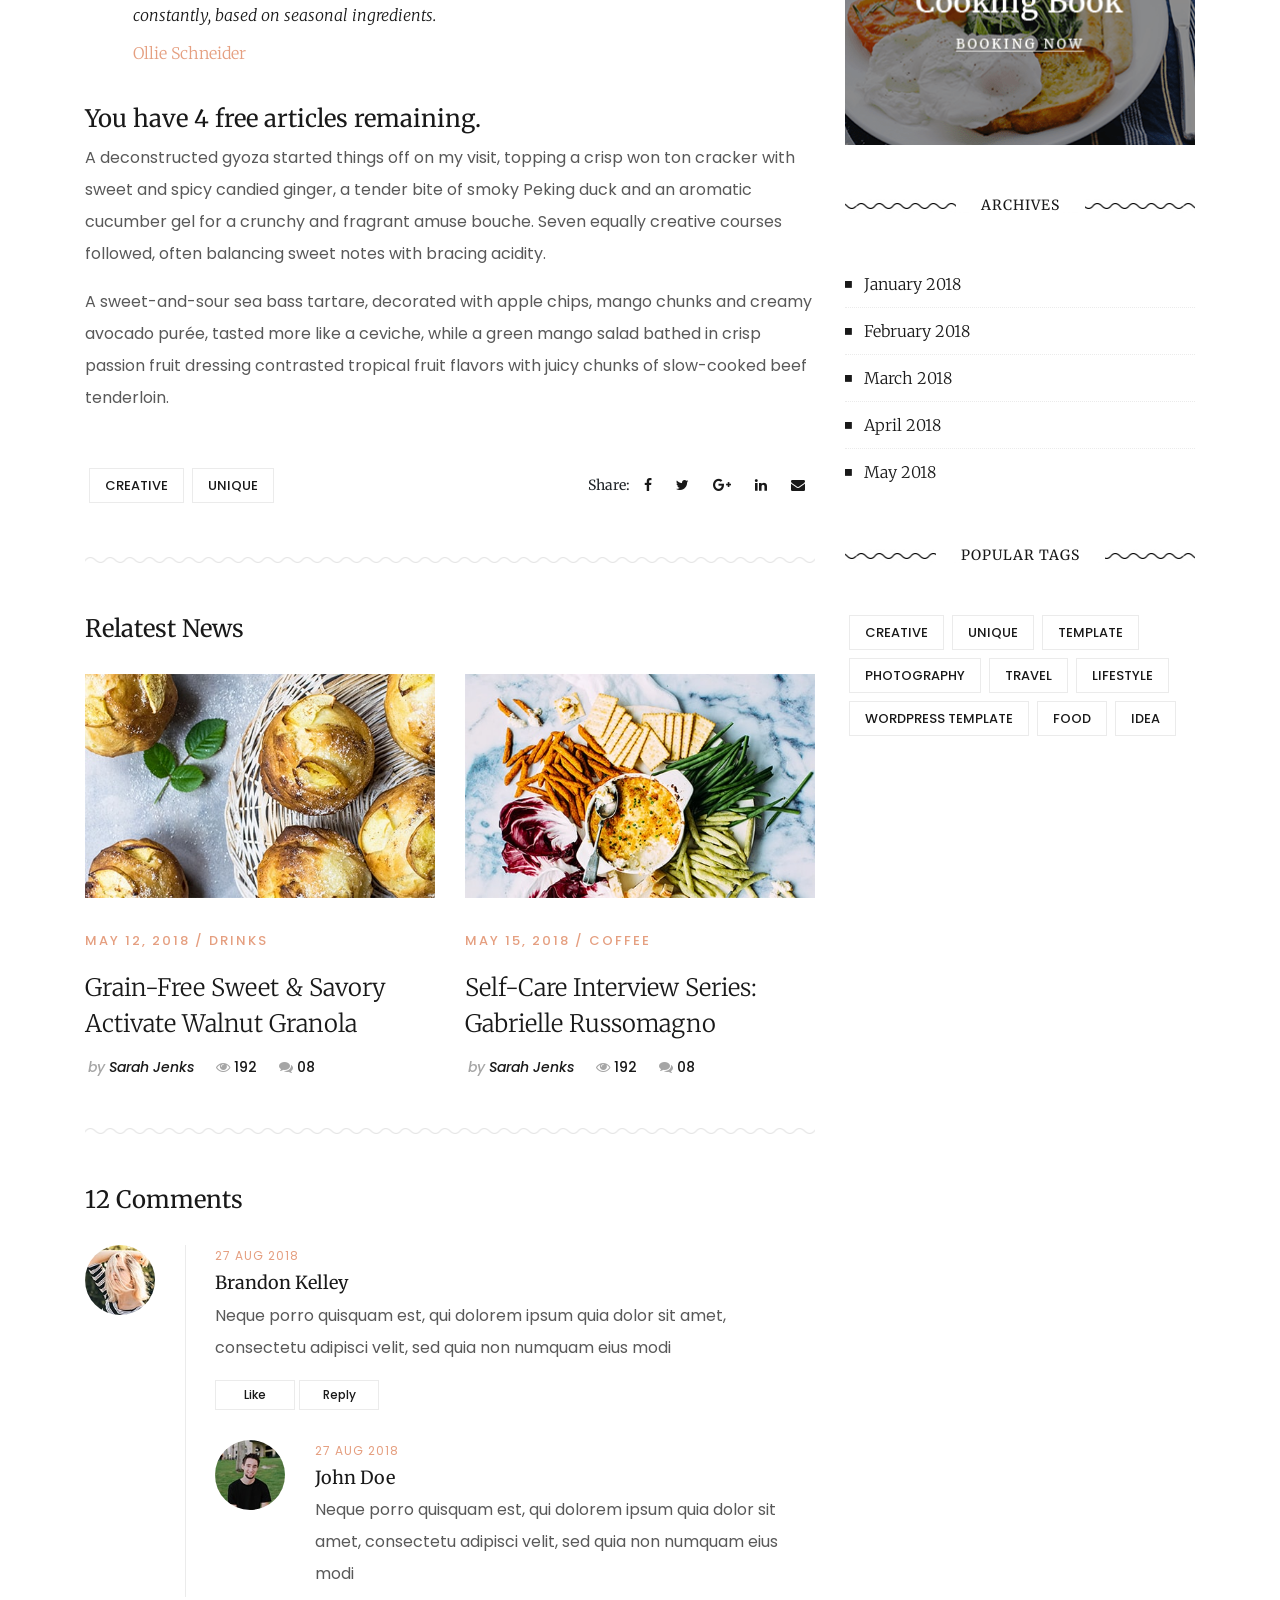
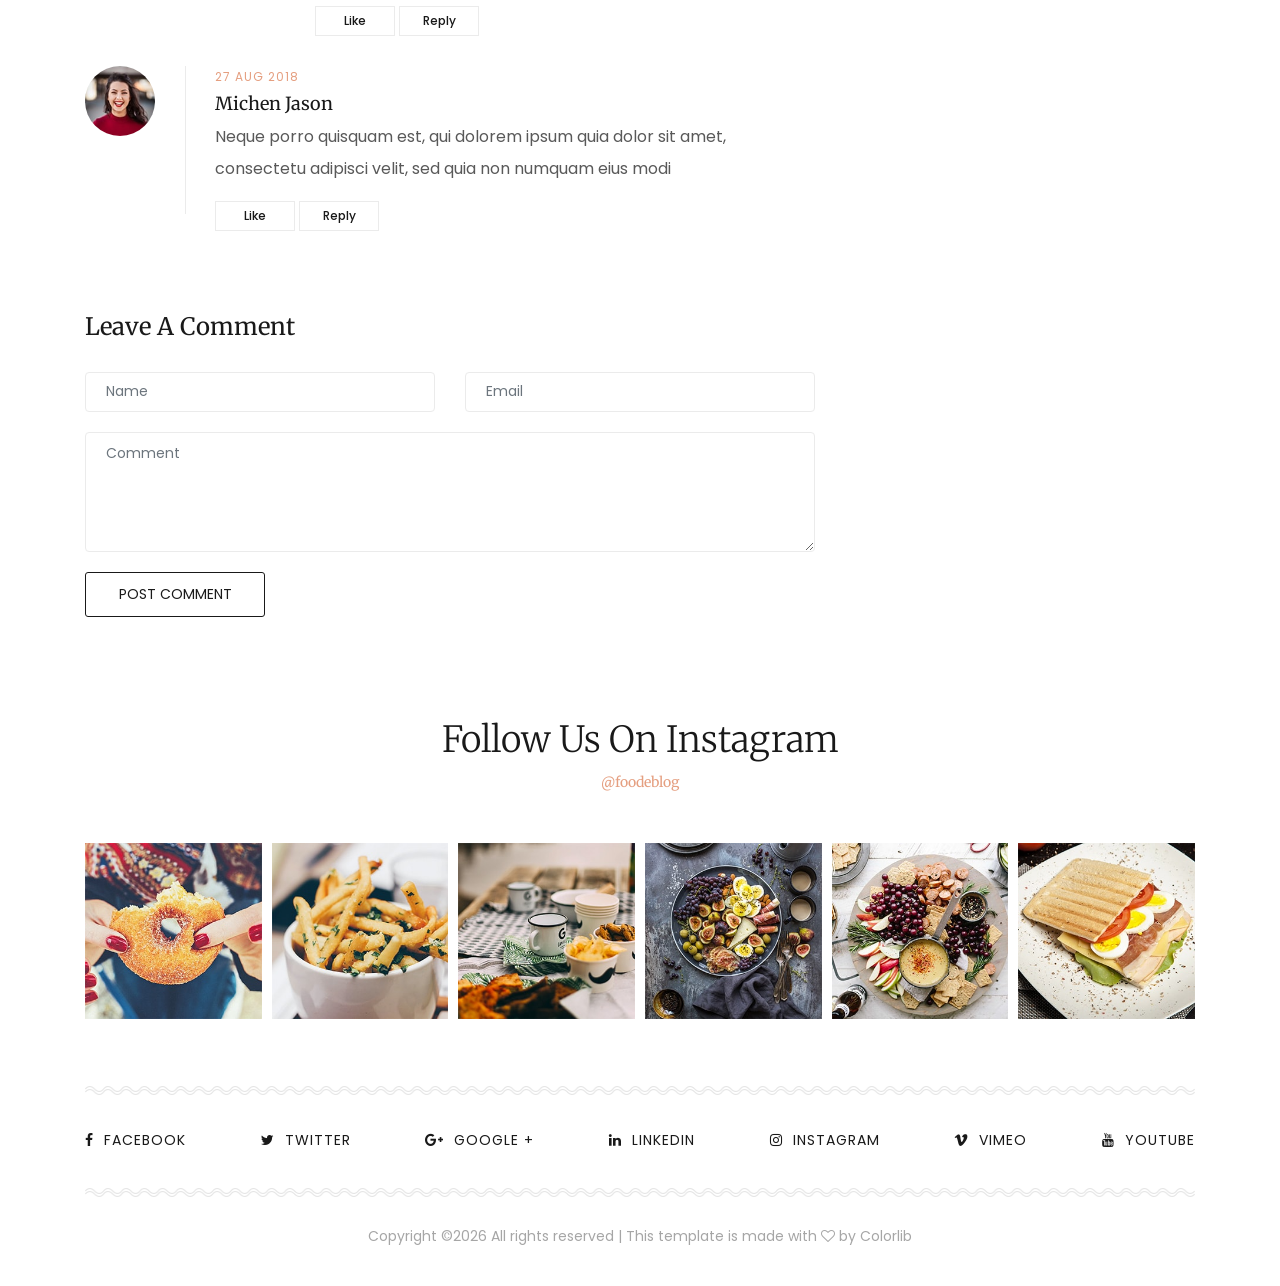
<file: Blog copy/single-post.html>
<!DOCTYPE html>
<html lang="en">

<head>
    <meta charset="UTF-8">
    <meta name="description" content="">
    <meta http-equiv="X-UA-Compatible" content="IE=edge">
    <meta name="viewport" content="width=device-width, initial-scale=1, shrink-to-fit=no">
    <!-- The above 4 meta tags *must* come first in the head; any other head content must come *after* these tags -->

    <!-- Title -->
    <title>Foode - Food Blog HTML5 Template</title>

    <!-- Favicon -->
    <link rel="icon" href="img/core-img/favicon.ico">

    <!-- Core Stylesheet -->
    <link rel="stylesheet" href="style.css">

</head>

<body>
    <!-- ##### Preloader ##### -->
    <div class="preloader d-flex align-items-center justify-content-center">
        <div class="circle-preloader">
            <img src="img/core-img/logo.png" alt="">
            <div class="foode-preloader">
                <span></span>
            </div>
        </div>
    </div>

    <!-- ##### Header Area Start ##### -->
    <header class="header-area">

        <!-- Top Header Area -->
        <div class="top-header">
            <div class="container">
                <div class="row">
                    <div class="col-12">
                        <div class="top-header-content d-flex align-items-center justify-content-between">
                            <!-- Search Form -->
                            <div class="search-form">
                                <form action="#" method="get">
                                    <input type="search" name="search" class="form-control" placeholder="Search and hit enter...">
                                    <button type="submit"><i class="fa fa-search"></i></button>
                                </form>
                            </div>

                            <!-- Social Button -->
                            <div class="top-social-info">
                                <a href="#"><i class="fa fa-facebook" aria-hidden="true"></i></a>
                                <a href="#"><i class="fa fa-twitter" aria-hidden="true"></i></a>
                                <a href="#"><i class="fa fa-instagram" aria-hidden="true"></i></a>
                                <a href="#"><i class="fa fa-pinterest" aria-hidden="true"></i></a>
                                <a href="#"><i class="fa fa-rss" aria-hidden="true"></i></a>
                            </div>
                        </div>
                    </div>
                </div>
            </div>
        </div>

        <!-- Logo Area -->
        <div class="logo-area text-center">
            <div class="container">
                <div class="row">
                    <div class="col-12">
                        <!-- Nav brand -->
                        <a href="index.html" class="nav-brand"><img src="img/core-img/logo.png" alt=""></a>
                    </div>
                </div>
            </div>
        </div>

        <!-- Navbar Area -->
        <div class="foode-main-menu">
            <div class="classy-nav-container breakpoint-off">
                <div class="container">
                    <!-- Menu -->
                    <nav class="classy-navbar" id="foodeNav">

                        <!-- Nav brand -->
                        <a href="index.html" class="nav-brand"><img src="img/core-img/logo.png" alt=""></a>

                        <!-- Navbar Toggler -->
                        <div class="classy-navbar-toggler">
                            <span class="navbarToggler"><span></span><span></span><span></span></span>
                        </div>

                        <!-- Menu -->
                        <div class="classy-menu">

                            <!-- close btn -->
                            <div class="classycloseIcon">
                                <div class="cross-wrap"><span class="top"></span><span class="bottom"></span></div>
                            </div>

                            <!-- Nav Start -->
                            <div class="classynav">
                                <ul>
                                    <li><a href="index.html">Home</a></li>
                                    <li><a href="#">Pages</a>
                                        <ul class="dropdown">
                                            <li><a href="index.html">Home</a></li>
                                            <li><a href="archive-blog.html">Archive Blog</a></li>
                                            <li><a href="single-post.html">Single Post</a></li>
                                            <li><a href="about-us.html">About</a></li>
                                            <li><a href="contact.html">Contact</a></li>
                                            <li><a href="typography.html">Typography</a></li>
                                        </ul>
                                    </li>
                                    <li><a href="#">Catagories</a>
                                        <div class="megamenu">
                                            <ul class="single-mega cn-col-4">
                                                <li><a href="#">- Features</a></li>
                                                <li><a href="#">- Food</a></li>
                                                <li><a href="#">- Travel</a></li>
                                                <li><a href="#">- Recipe</a></li>
                                                <li><a href="#">- Bread</a></li>
                                                <li><a href="#">- Breakfast</a></li>
                                                <li><a href="#">- Meat</a></li>
                                                <li><a href="#">- Fastfood</a></li>
                                                <li><a href="#">- Salad</a></li>
                                                <li><a href="#">- Soup</a></li>
                                            </ul>
                                            <ul class="single-mega cn-col-4">
                                                <li><a href="#">- Features</a></li>
                                                <li><a href="#">- Food</a></li>
                                                <li><a href="#">- Travel</a></li>
                                                <li><a href="#">- Recipe</a></li>
                                                <li><a href="#">- Bread</a></li>
                                                <li><a href="#">- Breakfast</a></li>
                                                <li><a href="#">- Meat</a></li>
                                                <li><a href="#">- Fastfood</a></li>
                                                <li><a href="#">- Salad</a></li>
                                                <li><a href="#">- Soup</a></li>
                                            </ul>
                                            <ul class="single-mega cn-col-4">
                                                <li><a href="#">- Features</a></li>
                                                <li><a href="#">- Food</a></li>
                                                <li><a href="#">- Travel</a></li>
                                                <li><a href="#">- Recipe</a></li>
                                                <li><a href="#">- Bread</a></li>
                                                <li><a href="#">- Breakfast</a></li>
                                                <li><a href="#">- Meat</a></li>
                                                <li><a href="#">- Fastfood</a></li>
                                                <li><a href="#">- Salad</a></li>
                                                <li><a href="#">- Soup</a></li>
                                            </ul>
                                            <ul class="single-mega cn-col-4">
                                                <li><a href="#">- Features</a></li>
                                                <li><a href="#">- Food</a></li>
                                                <li><a href="#">- Travel</a></li>
                                                <li><a href="#">- Recipe</a></li>
                                                <li><a href="#">- Bread</a></li>
                                                <li><a href="#">- Breakfast</a></li>
                                                <li><a href="#">- Meat</a></li>
                                                <li><a href="#">- Fastfood</a></li>
                                                <li><a href="#">- Salad</a></li>
                                                <li><a href="#">- Soup</a></li>
                                            </ul>
                                        </div>
                                    </li>
                                    <li><a href="#">Travel</a></li>
                                    <li><a href="about-us.html">About</a></li>
                                    <li><a href="contact.html">Contact</a></li>
                                </ul>

                            </div>
                            <!-- Nav End -->
                        </div>
                    </nav>
                </div>
            </div>
        </div>
    </header>
    <!-- ##### Header Area End ##### -->

    <!-- ##### Breadcrumb Area Start ##### -->
    <div class="breadcrumb-area">
        <div class="container">
            <div class="row">
                <div class="col-12">
                    <img src="img/core-img/breadcrumb-line.png" alt="">
                    <nav aria-label="breadcrumb">
                        <ol class="breadcrumb">
                            <li class="breadcrumb-item"><a href="#"><i class="fa fa-home"></i> Home</a></li>
                            <li class="breadcrumb-item"><a href="#">Blog List</a></li>
                            <li class="breadcrumb-item active" aria-current="page">Blog Single</li>
                        </ol>
                    </nav>
                </div>
            </div>
        </div>
    </div>
    <!-- ##### Breadcrumb Area End ##### -->

    <!-- ##### Blog Content Area Start ##### -->
    <section class="blog-content-area section-padding-0-100">
        <div class="container">
            <div class="row justify-content-center">
                <!-- Blog Posts Area -->
                <div class="col-12 col-lg-8">
                    <div class="blog-posts-area">

                        <!-- Post Details Area -->
                        <div class="single-post-details-area">
                            <div class="post-thumbnail mb-30">
                                <img src="img/blog-img/1.jpg" alt="">
                            </div>
                            <div class="post-content">
                                <p class="post-date">MAY 8, 2018 / foody</p>
                                <h4 class="post-title">A Closer Look At Our Front Porch Items From Lowe’s</h4>
                                <div class="post-meta">
                                    <a href="#"><span>by</span> Sarah Jenks</a>
                                    <a href="#"><i class="fa fa-eye"></i> 192</a>
                                    <a href="#"><i class="fa fa-comments"></i> 08</a>
                                </div>
                                <p>Ten years ago, laborers hammering away at Prague’s cobblestone streets would probably break for lunch with bag of fluffy rohliky bread rolls and some sliced ham, if they couldn’t make it to a pub for goulash and dumplings. Flash-forward to 2018 and the same stonemasons — as well as local shopkeepers, students and chief executives — are likely to prefer bun bo nam bo or pho soup for lunch at one of the city’s fast and cheap Vietnamese noodle restaurants, which have appeared by the dozens in the Czech capital over the past decade.</p>
                                <p>What hadn’t shown up, however, was the idea that Vietnamese cuisine can be taken seriously, with complex techniques and in a fancier setting. That changed with last December’s opening of Taro, a surprisingly chic bistro in the forever up-and-coming Smichov neighborhood southwest of Old Town. Run by two brothers, Khanh and Giang Ta, Taro has no evening à la carte menu (there is one at lunch), instead offering just two options for dinner: a four-course tasting menu at 890 koruna (about $40) or a seven-course menu at 1,290 koruna per person, not including drinks. Cheap noodles this ain’t.</p>
                                <blockquote>
                                    <div class="blockquote-icon">
                                        <img src="img/core-img/quote.png" alt="">
                                    </div>
                                    <div class="blockquote-text">
                                        <h6>That’s not to say you’ll have the exact same thing if you stop by: the restaurant’s menus change constantly, based on seasonal ingredients.</h6>
                                        <h6>Ollie Schneider</h6>
                                    </div>
                                </blockquote>
                                <h4>You have 4 free articles remaining.</h4>
                                <p>A deconstructed gyoza started things off on my visit, topping a crisp won ton cracker with sweet and spicy candied ginger, a tender bite of smoky Peking duck and an aromatic cucumber gel for a crunchy and fragrant amuse bouche. Seven equally creative courses followed, often balancing sweet notes with bracing acidity.</p>
                                <p>A sweet-and-sour sea bass tartare, decorated with apple chips, mango chunks and creamy avocado purée, tasted more like a ceviche, while a green mango salad bathed in crisp passion fruit dressing contrasted tropical fruit flavors with juicy chunks of slow-cooked beef tenderloin.</p>
                            </div>
                        </div>

                        <!-- Post Tags & Share -->
                        <div class="post-tags-share d-flex justify-content-between align-items-center">
                            <!-- Tags -->
                            <ol class="popular-tags d-flex flex-wrap">
                                <li><a href="#">Creative</a></li>
                                <li><a href="#">Unique</a></li>
                            </ol>
                            <!-- Share -->
                            <div class="post-share">
                                <span>Share:</span>
                                <a href="#"><i class="fa fa-facebook" aria-hidden="true"></i></a>
                                <a href="#"><i class="fa fa-twitter" aria-hidden="true"></i></a>
                                <a href="#"><i class="fa fa-google-plus" aria-hidden="true"></i></a>
                                <a href="#"><i class="fa fa-linkedin" aria-hidden="true"></i></a>
                                <a href="#"><i class="fa fa-envelope" aria-hidden="true"></i></a>
                            </div>
                        </div>

                        <!-- Related Post Area -->
                        <div class="related-posts clearfix">
                            <!-- Line -->
                            <div class="curve-line bg-img mb-50" style="background-image: url(img/core-img/breadcrumb-line.png);"></div>

                            <!-- Headline -->
                            <h4 class="headline">Relatest News</h4>

                            <div class="row">

                                <!-- Single Blog Post -->
                                <div class="col-12 col-md-6">
                                    <div class="single-blog-post related-post">
                                        <!-- Thumbnail -->
                                        <div class="post-thumbnail mb-50">
                                            <a href="#"><img src="img/blog-img/13.jpg" alt=""></a>
                                        </div>
                                        <!-- Content -->
                                        <div class="post-content mb-50">
                                            <p class="post-date">MAY 12, 2018 / drinks</p>
                                            <a href="#" class="post-title">
                                                <h4>Grain-Free Sweet &amp; Savory Activate Walnut Granola</h4>
                                            </a>
                                            <div class="post-meta">
                                                <a href="#"><span>by</span> Sarah Jenks</a>
                                                <a href="#"><i class="fa fa-eye"></i> 192</a>
                                                <a href="#"><i class="fa fa-comments"></i> 08</a>
                                            </div>
                                        </div>
                                    </div>
                                </div>

                                <!-- Single Blog Post -->
                                <div class="col-12 col-md-6">
                                    <div class="single-blog-post related-post">
                                        <!-- Thumbnail -->
                                        <div class="post-thumbnail mb-50">
                                            <a href="#"><img src="img/blog-img/14.jpg" alt=""></a>
                                        </div>
                                        <!-- Content -->
                                        <div class="post-content mb-50">
                                            <p class="post-date">MAY 15, 2018 / Coffee</p>
                                            <a href="#" class="post-title">
                                                <h4>Self-Care Interview Series: Gabrielle Russomagno</h4>
                                            </a>
                                            <div class="post-meta">
                                                <a href="#"><span>by</span> Sarah Jenks</a>
                                                <a href="#"><i class="fa fa-eye"></i> 192</a>
                                                <a href="#"><i class="fa fa-comments"></i> 08</a>
                                            </div>
                                        </div>
                                    </div>
                                </div>

                            </div>

                            <!-- Line -->
                            <div class="curve-line bg-img" style="background-image: url(img/core-img/breadcrumb-line.png);"></div>
                        </div>

                        <!-- Comment Area Start -->
                        <div class="comment_area clearfix">
                            <h4 class="headline">12 Comments</h4>

                            <ol>
                                <!-- Single Comment Area -->
                                <li class="single_comment_area">
                                    <div class="comment-wrapper d-flex">
                                        <!-- Comment Meta -->
                                        <div class="comment-author">
                                            <img src="img/blog-img/15.jpg" alt="">
                                        </div>
                                        <!-- Comment Content -->
                                        <div class="comment-content">
                                            <span class="comment-date">27 Aug 2018</span>
                                            <h5>Brandon Kelley</h5>
                                            <p>Neque porro quisquam est, qui dolorem ipsum quia dolor sit amet, consectetu adipisci velit, sed quia non numquam eius modi</p>
                                            <a href="#">Like</a>
                                            <a class="active" href="#">Reply</a>
                                        </div>
                                    </div>
                                    <ol class="children">
                                        <li class="single_comment_area">
                                            <div class="comment-wrapper d-flex">
                                                <!-- Comment Meta -->
                                                <div class="comment-author">
                                                    <img src="img/blog-img/16.jpg" alt="">
                                                </div>
                                                <!-- Comment Content -->
                                                <div class="comment-content">
                                                    <span class="comment-date">27 Aug 2018</span>
                                                    <h5>John Doe</h5>
                                                    <p>Neque porro quisquam est, qui dolorem ipsum quia dolor sit amet, consectetu adipisci velit, sed quia non numquam eius modi</p>
                                                    <a href="#">Like</a>
                                                    <a class="active" href="#">Reply</a>
                                                </div>
                                            </div>
                                        </li>
                                    </ol>
                                </li>
                                <li class="single_comment_area">
                                    <div class="comment-wrapper d-flex">
                                        <!-- Comment Meta -->
                                        <div class="comment-author">
                                            <img src="img/blog-img/17.jpg" alt="">
                                        </div>
                                        <!-- Comment Content -->
                                        <div class="comment-content">
                                            <span class="comment-date">27 Aug 2018</span>
                                            <h5>Michen Jason</h5>
                                            <p>Neque porro quisquam est, qui dolorem ipsum quia dolor sit amet, consectetu adipisci velit, sed quia non numquam eius modi</p>
                                            <a href="#">Like</a>
                                            <a class="active" href="#">Reply</a>
                                        </div>
                                    </div>
                                </li>
                            </ol>
                        </div>

                        <!-- Leave A Comment -->
                        <div class="leave-comment-area clearfix">
                            <div class="comment-form">
                                <h4 class="headline">Leave A Comment</h4>

                                <!-- Comment Form -->
                                <form action="#" method="post">
                                    <div class="row">
                                        <div class="col-12 col-md-6">
                                            <div class="form-group">
                                                <input type="text" class="form-control" id="contact-name" placeholder="Name">
                                            </div>
                                        </div>
                                        <div class="col-12 col-md-6">
                                            <div class="form-group">
                                                <input type="email" class="form-control" id="contact-email" placeholder="Email">
                                            </div>
                                        </div>
                                        <div class="col-12">
                                            <div class="form-group">
                                                <textarea class="form-control" name="message" id="message" cols="30" rows="10" placeholder="Comment"></textarea>
                                            </div>
                                        </div>
                                        <div class="col-12">
                                            <button type="submit" class="btn foode-btn">Post Comment</button>
                                        </div>
                                    </div>
                                </form>
                            </div>
                        </div>

                    </div>
                </div>

                <!-- Blog Sidebar Area -->
                <div class="col-12 col-sm-9 col-md-6 col-lg-4">
                    <div class="post-sidebar-area">

                        <!-- ##### Single Widget Area ##### -->
                        <div class="single-widget-area mt-0">
                            <!-- Title -->
                            <div class="widget-title">
                                <h6>Categories</h6>
                            </div>
                            <ol class="foode-catagories">
                                <li><a href="#"><span><i class="fa fa-stop" aria-hidden="true"></i> Drink</span> <span>(18)</span></a></li>
                                <li><a href="#"><span><i class="fa fa-stop" aria-hidden="true"></i> Foody</span> <span>(28)</span></a></li>
                                <li><a href="#"><span><i class="fa fa-stop" aria-hidden="true"></i> Tea</span> <span>(15)</span></a></li>
                                <li><a href="#"><span><i class="fa fa-stop" aria-hidden="true"></i> Coffee</span> <span>(27)</span></a></li>
                            </ol>
                        </div>

                        <!-- ##### Single Widget Area ##### -->
                        <div class="single-widget-area">
                            <!-- Title -->
                            <div class="widget-title">
                                <h6>Latest Posts</h6>
                            </div>

                            <!-- Single Latest Posts -->
                            <div class="single-latest-post d-flex">
                                <div class="post-thumb">
                                    <img src="img/blog-img/lp1.jpg" alt="">
                                </div>
                                <div class="post-content">
                                    <a href="#" class="post-title">
                                        <h6>Weeknight Ponzu Pasta</h6>
                                    </a>
                                    <a href="#" class="post-author"><span>by</span> Erin Alderson</a>
                                </div>
                            </div>

                            <!-- Single Latest Posts -->
                            <div class="single-latest-post d-flex">
                                <div class="post-thumb">
                                    <img src="img/blog-img/lp2.jpg" alt="">
                                </div>
                                <div class="post-content">
                                    <a href="#" class="post-title">
                                        <h6>The Most Popular Recipe Last Month</h6>
                                    </a>
                                    <a href="#" class="post-author"><span>by</span> Erin Alderson</a>
                                </div>
                            </div>

                            <!-- Single Latest Posts -->
                            <div class="single-latest-post d-flex">
                                <div class="post-thumb">
                                    <img src="img/blog-img/lp3.jpg" alt="">
                                </div>
                                <div class="post-content">
                                    <a href="#" class="post-title">
                                        <h6>A Really Good Chana Masala</h6>
                                    </a>
                                    <a href="#" class="post-author"><span>by</span> Erin Alderson</a>
                                </div>
                            </div>

                            <!-- Single Latest Posts -->
                            <div class="single-latest-post d-flex">
                                <div class="post-thumb">
                                    <img src="img/blog-img/lp4.jpg" alt="">
                                </div>
                                <div class="post-content">
                                    <a href="#" class="post-title">
                                        <h6>Spicy Instant Pot Taco Soup</h6>
                                    </a>
                                    <a href="#" class="post-author"><span>by</span> Erin Alderson</a>
                                </div>
                            </div>

                            <!-- Single Latest Posts -->
                            <div class="single-latest-post d-flex">
                                <div class="post-thumb">
                                    <img src="img/blog-img/lp5.jpg" alt="">
                                </div>
                                <div class="post-content">
                                    <a href="#" class="post-title">
                                        <h6>Lime Leaf Miso Soup</h6>
                                    </a>
                                    <a href="#" class="post-author"><span>by</span> Erin Alderson</a>
                                </div>
                            </div>

                        </div>

                        <!-- ##### Single Widget Area ##### -->
                        <div class="single-widget-area">
                            <!-- Adds -->
                            <a href="#"><img src="img/blog-img/add.png" alt=""></a>
                        </div>

                        <!-- ##### Single Widget Area ##### -->
                        <div class="single-widget-area">
                            <!-- Title -->
                            <div class="widget-title">
                                <h6>Archives</h6>
                            </div>
                            <ol class="foode-archives">
                                <li><a href="#"><span><i class="fa fa-stop" aria-hidden="true"></i> January 2018</span></a></li>
                                <li><a href="#"><span><i class="fa fa-stop" aria-hidden="true"></i> February 2018</span></a></li>
                                <li><a href="#"><span><i class="fa fa-stop" aria-hidden="true"></i> March 2018</span></a></li>
                                <li><a href="#"><span><i class="fa fa-stop" aria-hidden="true"></i> April 2018</span></a></li>
                                <li><a href="#"><span><i class="fa fa-stop" aria-hidden="true"></i> May 2018</span></a></li>
                            </ol>
                        </div>

                        <!-- ##### Single Widget Area ##### -->
                        <div class="single-widget-area">
                            <!-- Title -->
                            <div class="widget-title">
                                <h6>popular tags</h6>
                            </div>
                            <!-- Tags -->
                            <ol class="popular-tags d-flex flex-wrap">
                                <li><a href="#">Creative</a></li>
                                <li><a href="#">Unique</a></li>
                                <li><a href="#">Template</a></li>
                                <li><a href="#">Photography</a></li>
                                <li><a href="#">travel</a></li>
                                <li><a href="#">lifestyle</a></li>
                                <li><a href="#">Wordpress Template</a></li>
                                <li><a href="#">food</a></li>
                                <li><a href="#">Idea</a></li>
                            </ol>
                        </div>

                    </div>
                </div>
            </div>
        </div>
    </section>
    <!-- ##### Blog Content Area End ##### -->

    <!-- ##### Instagram Area Start ##### -->
    <div class="follow-us-instagram">
        <div class="container">
            <div class="row">
                <div class="col-12">
                    <div class="section-heading">
                        <h2>Follow Us On Instagram</h2>
                        <span>@foodeblog</span>
                    </div>
                </div>
            </div>

            <div class="row">
                <div class="col-12">
                    <div class="instagram-slides owl-carousel">
                        <!-- Single Instagram Slide -->
                        <div class="single-instagram-slide">
                            <img src="img/blog-img/insta1.jpg" alt="">
                            <a href="#"><i class="fa fa-instagram"></i>Follow Me</a>
                        </div>

                        <!-- Single Instagram Slide -->
                        <div class="single-instagram-slide">
                            <img src="img/blog-img/insta2.jpg" alt="">
                            <a href="#"><i class="fa fa-instagram"></i>Follow Me</a>
                        </div>

                        <!-- Single Instagram Slide -->
                        <div class="single-instagram-slide">
                            <img src="img/blog-img/insta3.jpg" alt="">
                            <a href="#"><i class="fa fa-instagram"></i>Follow Me</a>
                        </div>

                        <!-- Single Instagram Slide -->
                        <div class="single-instagram-slide">
                            <img src="img/blog-img/insta4.jpg" alt="">
                            <a href="#"><i class="fa fa-instagram"></i>Follow Me</a>
                        </div>

                        <!-- Single Instagram Slide -->
                        <div class="single-instagram-slide">
                            <img src="img/blog-img/insta5.jpg" alt="">
                            <a href="#"><i class="fa fa-instagram"></i>Follow Me</a>
                        </div>

                        <!-- Single Instagram Slide -->
                        <div class="single-instagram-slide">
                            <img src="img/blog-img/insta6.jpg" alt="">
                            <a href="#"><i class="fa fa-instagram"></i>Follow Me</a>
                        </div>
                    </div>
                </div>
            </div>
        </div>
    </div>
    <!-- ##### Instagram Area End ##### -->

    <!-- ##### Footer Area Start ##### -->
    <footer class="footer-area">
        <div class="container">
            <div class="row">
                <div class="col-12">
                    <!-- Footer Curve Line -->
                    <img class="footer-curve" src="img/core-img/foo-curve.png" alt="">
                    <!-- Footer Social Info -->
                    <div class="footer-social-info d-flex align-items-center justify-content-between">
                        <a href="#"><i class="fa fa-facebook"></i><span>Facebook</span></a>
                        <a href="#"><i class="fa fa-twitter"></i><span>Twitter</span></a>
                        <a href="#"><i class="fa fa-google-plus"></i><span>Google +</span></a>
                        <a href="#"><i class="fa fa-linkedin"></i><span>linkedin</span></a>
                        <a href="#"><i class="fa fa-instagram"></i><span>Instagram</span></a>
                        <a href="#"><i class="fa fa-vimeo"></i><span>Vimeo</span></a>
                        <a href="#"><i class="fa fa-youtube"></i><span>Youtube</span></a>
                    </div>
                    <!-- Footer Curve Line -->
                    <img class="footer-curve" src="img/core-img/foo-curve.png" alt="">
                </div>
            </div>

            <div class="row">
                <div class="col-12">
                    <div class="copywrite-text">
                        <p><!-- Link back to Colorlib can't be removed. Template is licensed under CC BY 3.0. -->
Copyright &copy;<script>document.write(new Date().getFullYear());</script> All rights reserved | This template is made with <i class="fa fa-heart-o" aria-hidden="true"></i> by <a href="https://colorlib.com" target="_blank">Colorlib</a>
<!-- Link back to Colorlib can't be removed. Template is licensed under CC BY 3.0. --></p>
                    </div>
                </div>
            </div>
        </div>
    </footer>
    <!-- ##### Footer Area Start ##### -->

    <!-- ##### All Javascript Script ##### -->
    <!-- jQuery-2.2.4 js -->
    <script src="js/jquery/jquery-2.2.4.min.js"></script>
    <!-- Popper js -->
    <script src="js/bootstrap/popper.min.js"></script>
    <!-- Bootstrap js -->
    <script src="js/bootstrap/bootstrap.min.js"></script>
    <!-- All Plugins js -->
    <script src="js/plugins/plugins.js"></script>
    <!-- Active js -->
    <script src="js/active.js"></script>
</body>

</html>
</file>
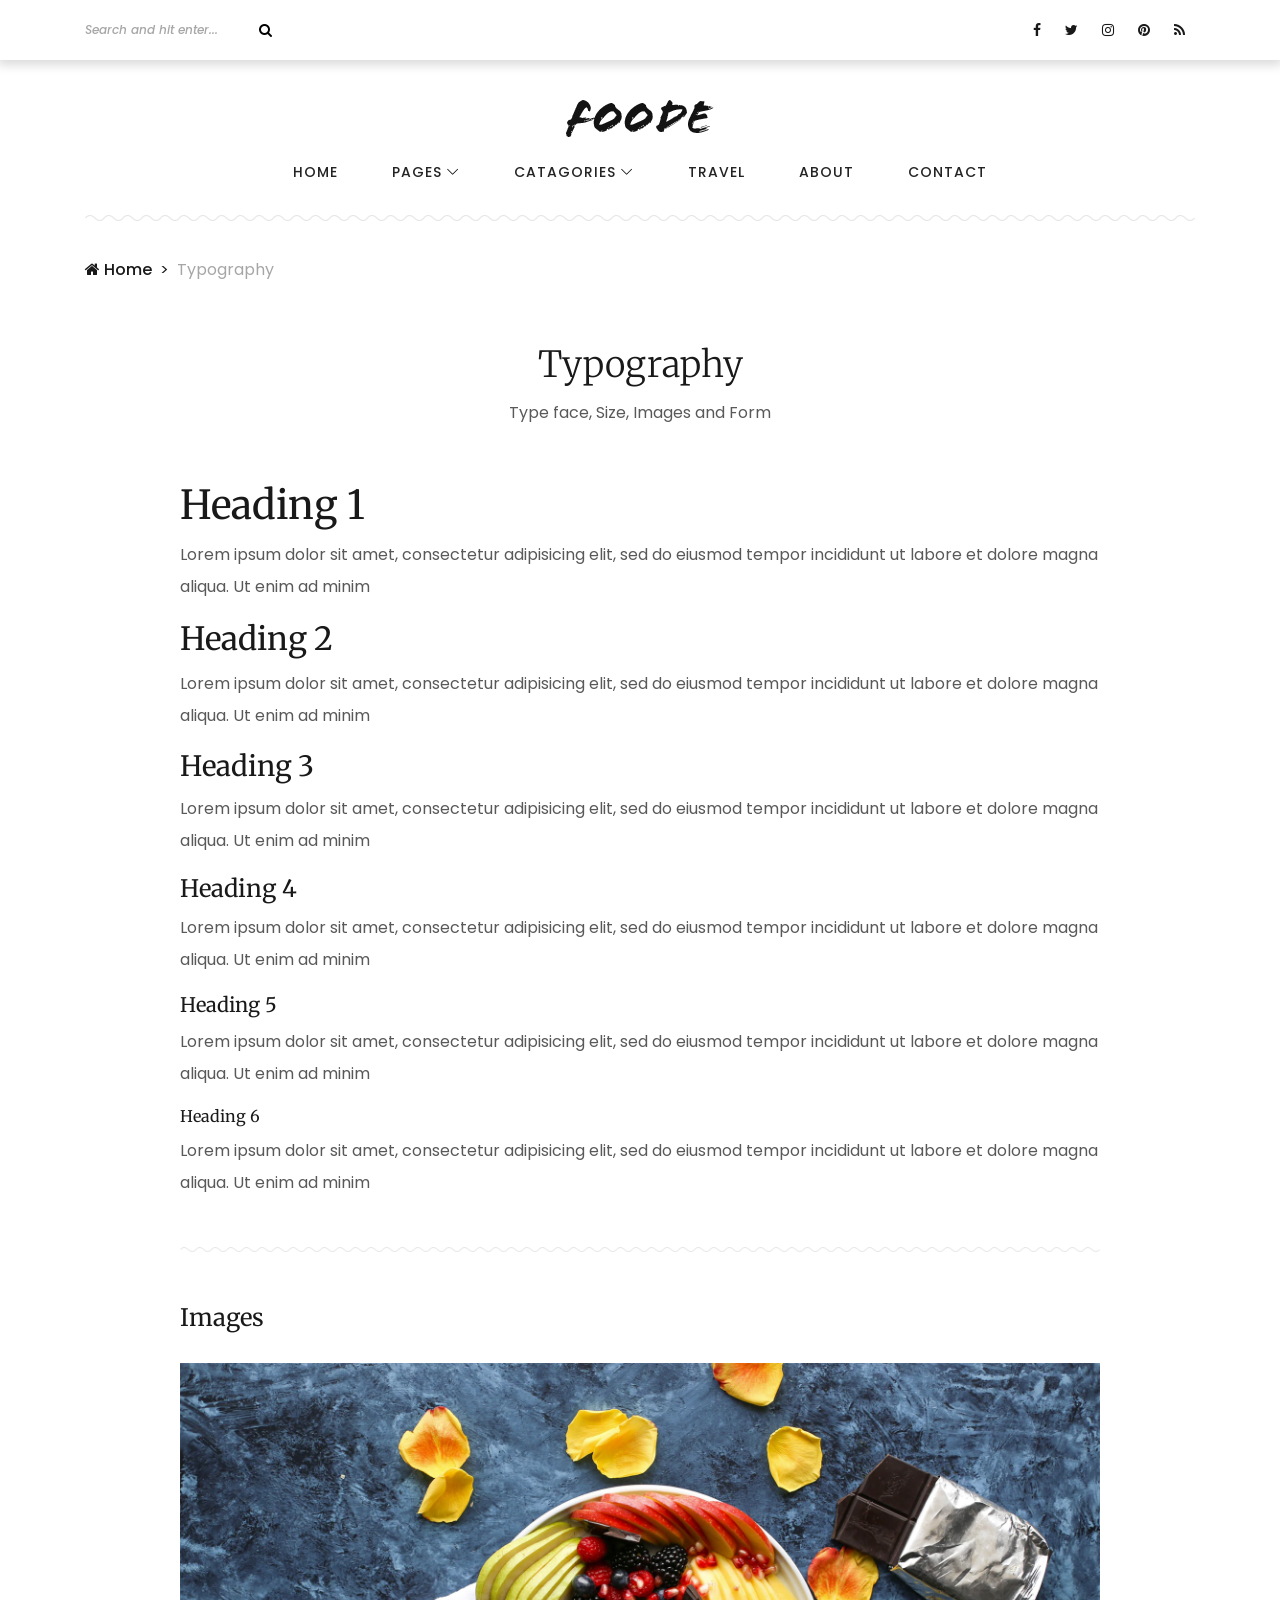
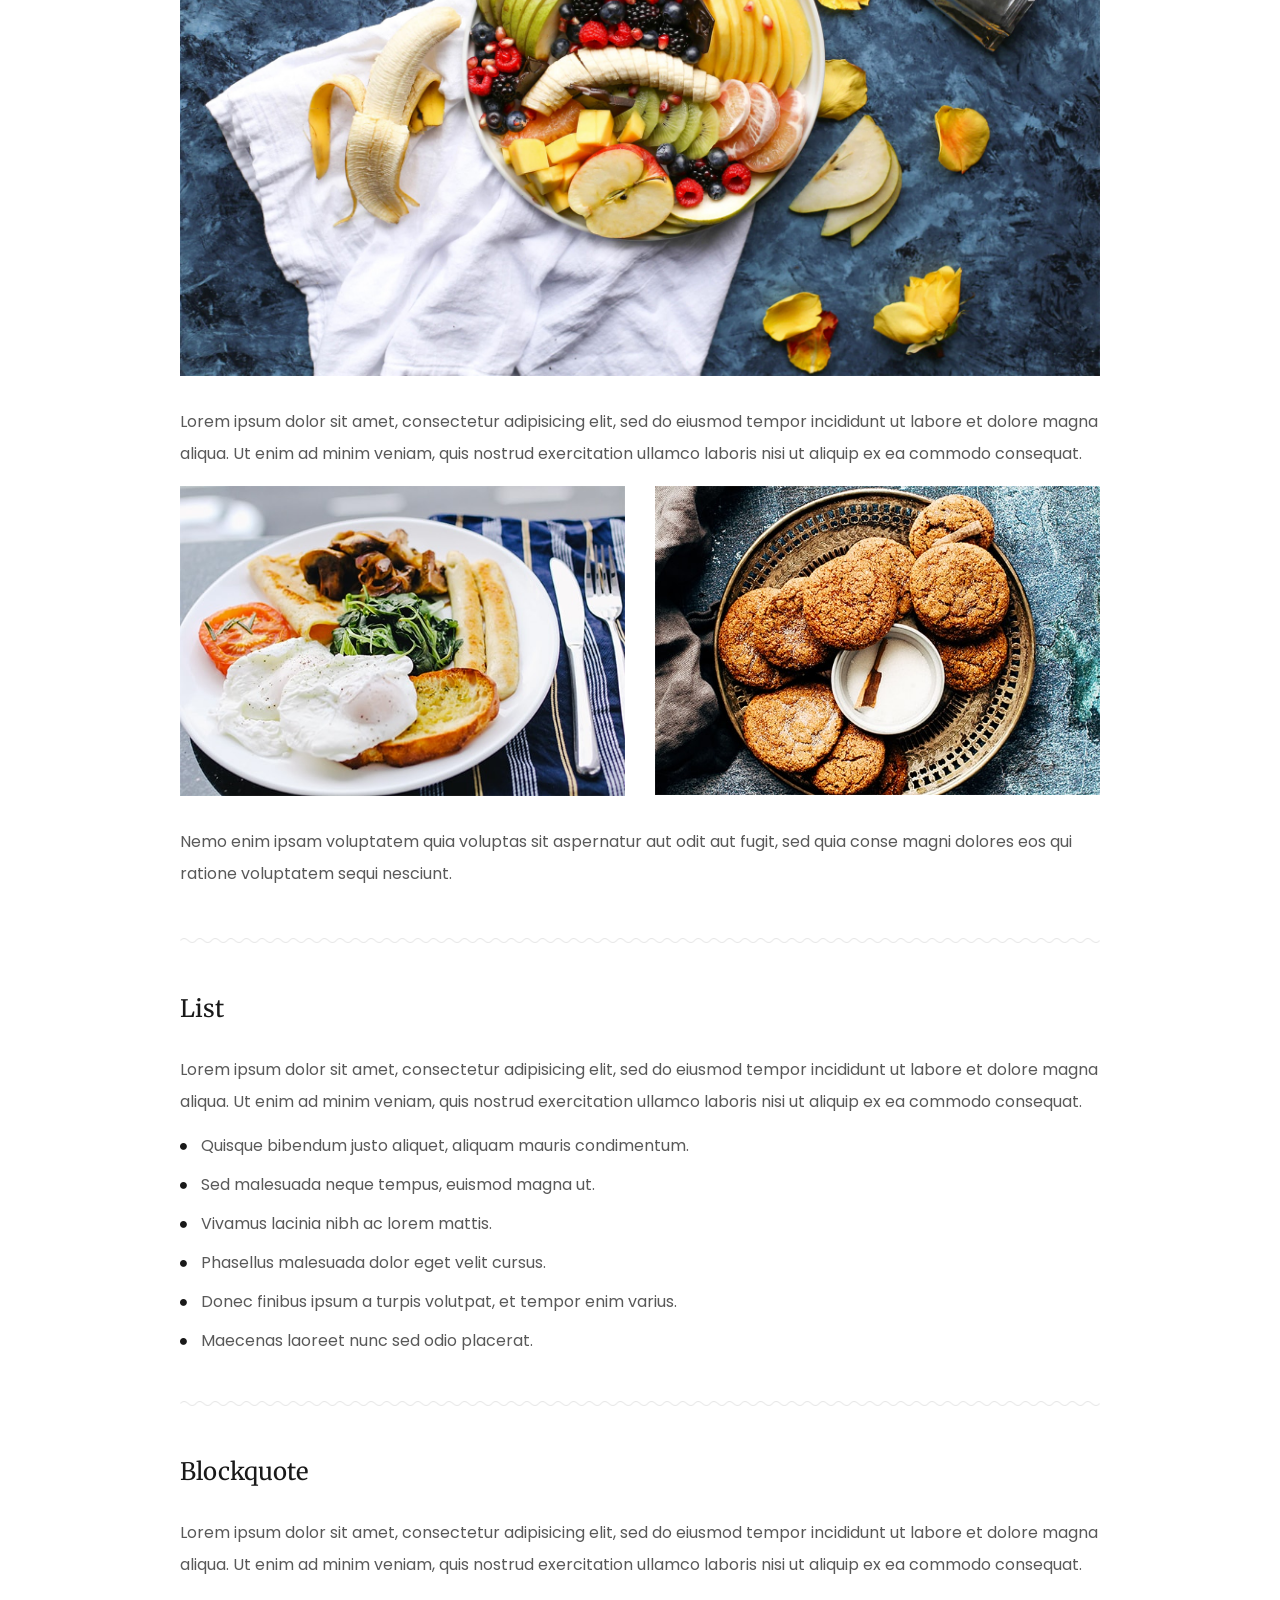
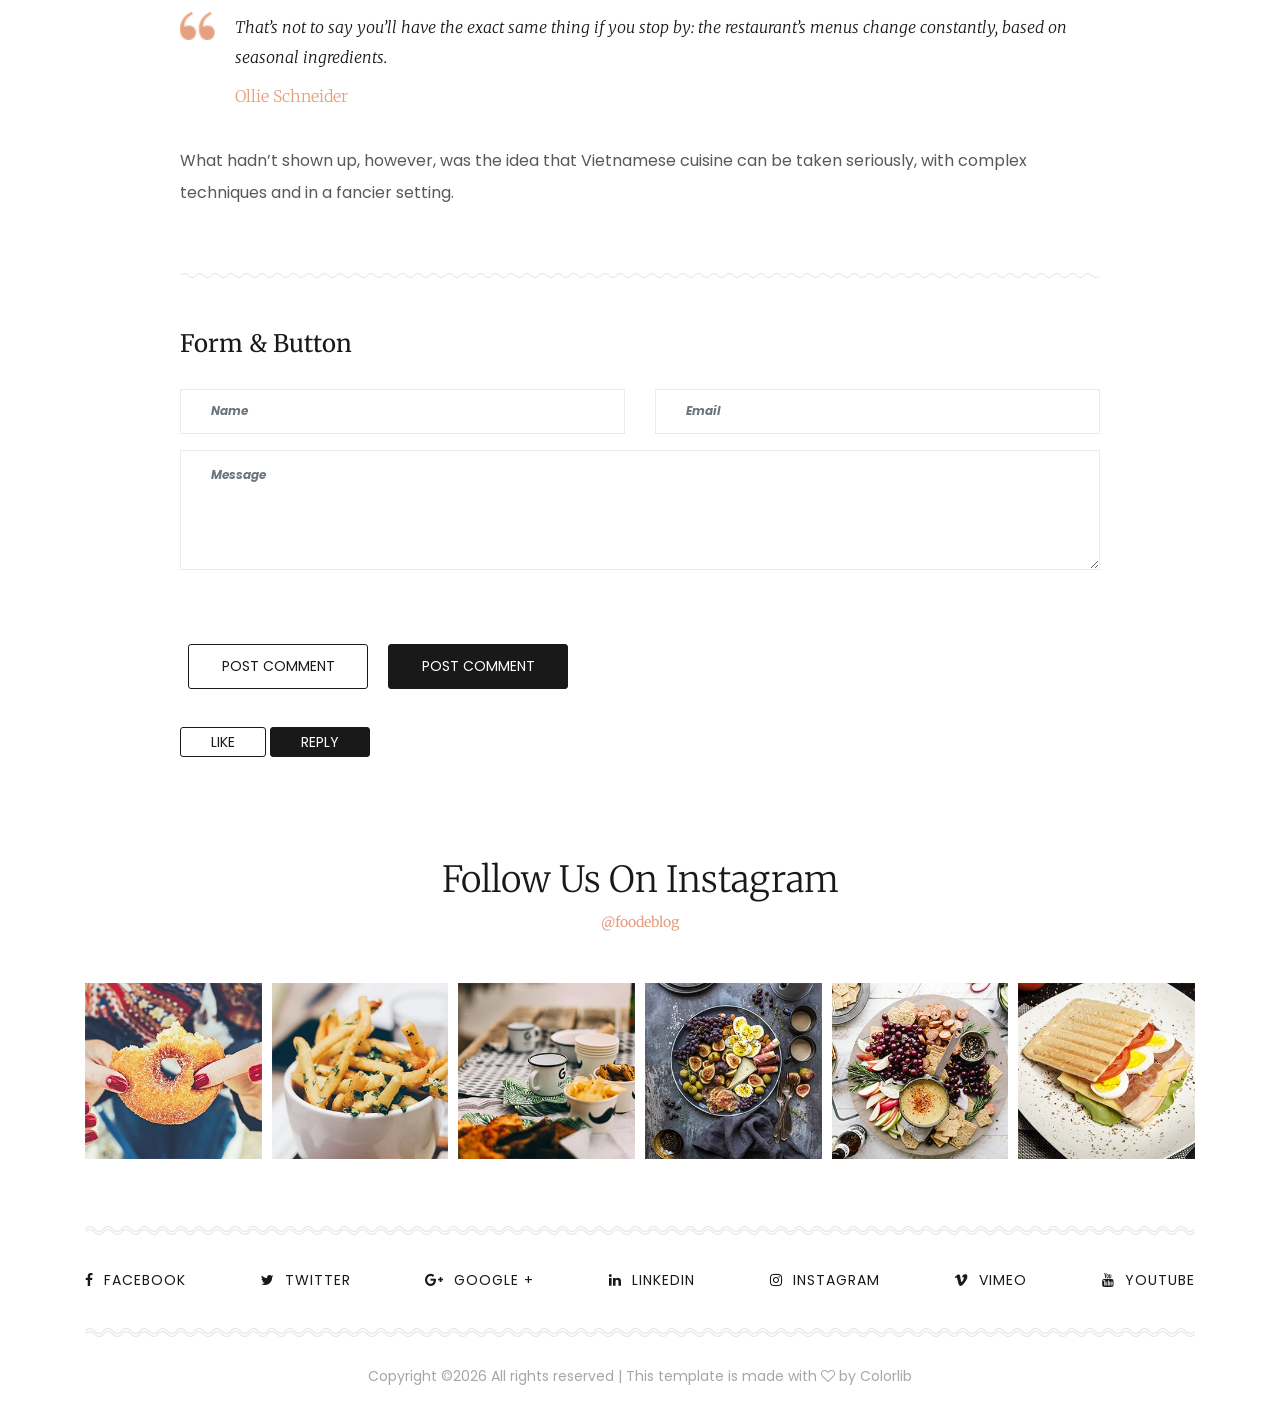
<file: Blog copy/typography.html>
<!DOCTYPE html>
<html lang="en">

<head>
    <meta charset="UTF-8">
    <meta name="description" content="">
    <meta http-equiv="X-UA-Compatible" content="IE=edge">
    <meta name="viewport" content="width=device-width, initial-scale=1, shrink-to-fit=no">
    <!-- The above 4 meta tags *must* come first in the head; any other head content must come *after* these tags -->

    <!-- Title -->
    <title>Foode - Food Blog HTML5 Template</title>

    <!-- Favicon -->
    <link rel="icon" href="img/core-img/favicon.ico">

    <!-- Core Stylesheet -->
    <link rel="stylesheet" href="style.css">

</head>

<body>
    <!-- ##### Preloader ##### -->
    <div class="preloader d-flex align-items-center justify-content-center">
        <div class="circle-preloader">
            <img src="img/core-img/logo.png" alt="">
            <div class="foode-preloader">
                <span></span>
            </div>
        </div>
    </div>

    <!-- ##### Header Area Start ##### -->
    <header class="header-area">

        <!-- Top Header Area -->
        <div class="top-header">
            <div class="container">
                <div class="row">
                    <div class="col-12">
                        <div class="top-header-content d-flex align-items-center justify-content-between">
                            <!-- Search Form -->
                            <div class="search-form">
                                <form action="#" method="get">
                                    <input type="search" name="search" class="form-control" placeholder="Search and hit enter...">
                                    <button type="submit"><i class="fa fa-search"></i></button>
                                </form>
                            </div>

                            <!-- Social Button -->
                            <div class="top-social-info">
                                <a href="#"><i class="fa fa-facebook" aria-hidden="true"></i></a>
                                <a href="#"><i class="fa fa-twitter" aria-hidden="true"></i></a>
                                <a href="#"><i class="fa fa-instagram" aria-hidden="true"></i></a>
                                <a href="#"><i class="fa fa-pinterest" aria-hidden="true"></i></a>
                                <a href="#"><i class="fa fa-rss" aria-hidden="true"></i></a>
                            </div>
                        </div>
                    </div>
                </div>
            </div>
        </div>

        <!-- Logo Area -->
        <div class="logo-area text-center">
            <div class="container">
                <div class="row">
                    <div class="col-12">
                        <!-- Nav brand -->
                        <a href="index.html" class="nav-brand"><img src="img/core-img/logo.png" alt=""></a>
                    </div>
                </div>
            </div>
        </div>

        <!-- Navbar Area -->
        <div class="foode-main-menu">
            <div class="classy-nav-container breakpoint-off">
                <div class="container">
                    <!-- Menu -->
                    <nav class="classy-navbar" id="foodeNav">

                        <!-- Nav brand -->
                        <a href="index.html" class="nav-brand"><img src="img/core-img/logo.png" alt=""></a>

                        <!-- Navbar Toggler -->
                        <div class="classy-navbar-toggler">
                            <span class="navbarToggler"><span></span><span></span><span></span></span>
                        </div>

                        <!-- Menu -->
                        <div class="classy-menu">

                            <!-- close btn -->
                            <div class="classycloseIcon">
                                <div class="cross-wrap"><span class="top"></span><span class="bottom"></span></div>
                            </div>

                            <!-- Nav Start -->
                            <div class="classynav">
                                <ul>
                                    <li><a href="index.html">Home</a></li>
                                    <li><a href="#">Pages</a>
                                        <ul class="dropdown">
                                            <li><a href="index.html">Home</a></li>
                                            <li><a href="archive-blog.html">Archive Blog</a></li>
                                            <li><a href="single-post.html">Single Post</a></li>
                                            <li><a href="about-us.html">About</a></li>
                                            <li><a href="contact.html">Contact</a></li>
                                            <li><a href="typography.html">Typography</a></li>
                                        </ul>
                                    </li>
                                    <li><a href="#">Catagories</a>
                                        <div class="megamenu">
                                            <ul class="single-mega cn-col-4">
                                                <li><a href="#">- Features</a></li>
                                                <li><a href="#">- Food</a></li>
                                                <li><a href="#">- Travel</a></li>
                                                <li><a href="#">- Recipe</a></li>
                                                <li><a href="#">- Bread</a></li>
                                                <li><a href="#">- Breakfast</a></li>
                                                <li><a href="#">- Meat</a></li>
                                                <li><a href="#">- Fastfood</a></li>
                                                <li><a href="#">- Salad</a></li>
                                                <li><a href="#">- Soup</a></li>
                                            </ul>
                                            <ul class="single-mega cn-col-4">
                                                <li><a href="#">- Features</a></li>
                                                <li><a href="#">- Food</a></li>
                                                <li><a href="#">- Travel</a></li>
                                                <li><a href="#">- Recipe</a></li>
                                                <li><a href="#">- Bread</a></li>
                                                <li><a href="#">- Breakfast</a></li>
                                                <li><a href="#">- Meat</a></li>
                                                <li><a href="#">- Fastfood</a></li>
                                                <li><a href="#">- Salad</a></li>
                                                <li><a href="#">- Soup</a></li>
                                            </ul>
                                            <ul class="single-mega cn-col-4">
                                                <li><a href="#">- Features</a></li>
                                                <li><a href="#">- Food</a></li>
                                                <li><a href="#">- Travel</a></li>
                                                <li><a href="#">- Recipe</a></li>
                                                <li><a href="#">- Bread</a></li>
                                                <li><a href="#">- Breakfast</a></li>
                                                <li><a href="#">- Meat</a></li>
                                                <li><a href="#">- Fastfood</a></li>
                                                <li><a href="#">- Salad</a></li>
                                                <li><a href="#">- Soup</a></li>
                                            </ul>
                                            <ul class="single-mega cn-col-4">
                                                <li><a href="#">- Features</a></li>
                                                <li><a href="#">- Food</a></li>
                                                <li><a href="#">- Travel</a></li>
                                                <li><a href="#">- Recipe</a></li>
                                                <li><a href="#">- Bread</a></li>
                                                <li><a href="#">- Breakfast</a></li>
                                                <li><a href="#">- Meat</a></li>
                                                <li><a href="#">- Fastfood</a></li>
                                                <li><a href="#">- Salad</a></li>
                                                <li><a href="#">- Soup</a></li>
                                            </ul>
                                        </div>
                                    </li>
                                    <li><a href="#">Travel</a></li>
                                    <li><a href="about-us.html">About</a></li>
                                    <li><a href="contact.html">Contact</a></li>
                                </ul>

                            </div>
                            <!-- Nav End -->
                        </div>
                    </nav>
                </div>
            </div>
        </div>
    </header>
    <!-- ##### Header Area End ##### -->

    <!-- ##### Breadcrumb Area Start ##### -->
    <div class="breadcrumb-area">
        <div class="container">
            <div class="row">
                <div class="col-12">
                    <img src="img/core-img/breadcrumb-line.png" alt="">
                    <nav aria-label="breadcrumb">
                        <ol class="breadcrumb">
                            <li class="breadcrumb-item"><a href="#"><i class="fa fa-home"></i> Home</a></li>
                            <li class="breadcrumb-item active" aria-current="page">Typography</li>
                        </ol>
                    </nav>
                </div>
            </div>
        </div>
    </div>
    <!-- ##### Breadcrumb Area End ##### -->

    <div class="typography-content-area section-padding-0-100">
        <div class="container">
            <div class="row justify-content-center">
                <div class="col-12 col-lg-10">
                    <div class="section-heading">
                        <h2>Typography</h2>
                        <p>Type face, Size, Images and Form</p>
                    </div>
                </div>
            </div>

            <div class="row justify-content-center">
                <div class="col-12 col-lg-10">

                    <!-- Type Face -->
                    <div class="type-face">
                        <h1>Heading 1</h1>
                        <p>Lorem ipsum dolor sit amet, consectetur adipisicing elit, sed do eiusmod tempor incididunt ut labore et dolore magna aliqua. Ut enim ad minim</p>
                        <h2>Heading 2</h2>
                        <p>Lorem ipsum dolor sit amet, consectetur adipisicing elit, sed do eiusmod tempor incididunt ut labore et dolore magna aliqua. Ut enim ad minim</p>
                        <h3>Heading 3</h3>
                        <p>Lorem ipsum dolor sit amet, consectetur adipisicing elit, sed do eiusmod tempor incididunt ut labore et dolore magna aliqua. Ut enim ad minim</p>
                        <h4>Heading 4</h4>
                        <p>Lorem ipsum dolor sit amet, consectetur adipisicing elit, sed do eiusmod tempor incididunt ut labore et dolore magna aliqua. Ut enim ad minim</p>
                        <h5>Heading 5</h5>
                        <p>Lorem ipsum dolor sit amet, consectetur adipisicing elit, sed do eiusmod tempor incididunt ut labore et dolore magna aliqua. Ut enim ad minim</p>
                        <h6>Heading 6</h6>
                        <p class="mb-0">Lorem ipsum dolor sit amet, consectetur adipisicing elit, sed do eiusmod tempor incididunt ut labore et dolore magna aliqua. Ut enim ad minim</p>
                        <!-- Line -->
                        <img class="pt-5" src="img/core-img/breadcrumb-line.png" alt="">
                    </div>

                    <!-- Images -->
                    <div class="foode-image">
                        <h4 class="mb-30">Images</h4>

                        <img class="mb-30" src="img/blog-img/1.jpg" alt="">
                        <p>Lorem ipsum dolor sit amet, consectetur adipisicing elit, sed do eiusmod tempor incididunt ut labore et dolore magna aliqua. Ut enim ad minim veniam, quis nostrud exercitation ullamco laboris nisi ut aliquip ex ea commodo consequat.</p>
                        <div class="row">
                            <div class="col-12 col-md-6">
                                <img class="mb-30" src="img/blog-img/19.jpg" alt="">
                            </div>
                            <div class="col-12 col-md-6">
                                <img class="mb-30" src="img/blog-img/20.jpg" alt="">
                            </div>
                        </div>
                        <p class="mb-0">Nemo enim ipsam voluptatem quia voluptas sit aspernatur aut odit aut fugit, sed quia conse magni dolores eos qui ratione voluptatem sequi nesciunt.</p>
                        <!-- Line -->
                        <img class="pt-5" src="img/core-img/breadcrumb-line.png" alt="">
                    </div>

                    <!-- List -->
                    <div class="foode-list-area">
                        <h4 class="mb-30">List</h4>
                        <p>Lorem ipsum dolor sit amet, consectetur adipisicing elit, sed do eiusmod tempor incididunt ut labore et dolore magna aliqua. Ut enim ad minim veniam, quis nostrud exercitation ullamco laboris nisi ut aliquip ex ea commodo consequat.</p>
                        <ul class="foode-list">
                            <li><i class="fa fa-circle" aria-hidden="true"></i> Quisque bibendum justo aliquet, aliquam mauris condimentum.</li>
                            <li><i class="fa fa-circle" aria-hidden="true"></i> Sed malesuada neque tempus, euismod magna ut.</li>
                            <li><i class="fa fa-circle" aria-hidden="true"></i> Vivamus lacinia nibh ac lorem mattis.</li>
                            <li><i class="fa fa-circle" aria-hidden="true"></i> Phasellus malesuada dolor eget velit cursus.</li>
                            <li><i class="fa fa-circle" aria-hidden="true"></i> Donec finibus ipsum a turpis volutpat, et tempor enim varius.</li>
                            <li><i class="fa fa-circle" aria-hidden="true"></i> Maecenas laoreet nunc sed odio placerat.</li>
                        </ul>
                        <!-- Line -->
                        <img class="pt-5" src="img/core-img/breadcrumb-line.png" alt="">
                    </div>

                    <!-- Blockquote -->
                    <div class="foode-blockquote">
                        <h4 class="mb-30">Blockquote</h4>
                        <p>Lorem ipsum dolor sit amet, consectetur adipisicing elit, sed do eiusmod tempor incididunt ut labore et dolore magna aliqua. Ut enim ad minim veniam, quis nostrud exercitation ullamco laboris nisi ut aliquip ex ea commodo consequat.</p>
                        <blockquote>
                            <div class="blockquote-icon">
                                <img src="img/core-img/quote.png" alt="">
                            </div>
                            <div class="blockquote-text">
                                <h6>That’s not to say you’ll have the exact same thing if you stop by: the restaurant’s menus change constantly, based on seasonal ingredients.</h6>
                                <h6>Ollie Schneider</h6>
                            </div>
                        </blockquote>
                        <p>What hadn’t shown up, however, was the idea that Vietnamese cuisine can be taken seriously, with complex techniques and in a fancier setting.</p>
                        <!-- Line -->
                        <img class="pt-5" src="img/core-img/breadcrumb-line.png" alt="">
                    </div>

                    <!-- Form & Button -->
                    <div class="form-button">
                        <h4 class="mb-30">Form &amp; Button</h4>

                        <!-- Contact Form Area -->
                        <div class="contact-form-area mb-50">
                            <form action="#" method="post">
                                <div class="row">
                                    <div class="col-12 col-md-6">
                                        <div class="form-group">
                                            <input type="text" class="form-control" id="contact-name" placeholder="Name">
                                        </div>
                                    </div>
                                    <div class="col-12 col-md-6">
                                        <div class="form-group">
                                            <input type="email" class="form-control" id="contact-email" placeholder="Email">
                                        </div>
                                    </div>
                                    <div class="col-12">
                                        <div class="form-group">
                                            <textarea class="form-control" name="message" id="message" cols="30" rows="10" placeholder="Message"></textarea>
                                        </div>
                                    </div>
                                </div>
                            </form>
                        </div>

                        <!-- Buttons -->
                        <a href="#" class="btn foode-btn m-2">Post Comment</a>
                        <a href="#" class="btn foode-btn active m-2">Post Comment</a>

                        <div class="d-block mb-30"></div>

                        <a href="#" class="btn foode-btn btn-sm">Like</a>
                        <a href="#" class="btn foode-btn btn-sm active">Reply</a>
                    </div>
                </div>
            </div>
        </div>
    </div>

    <!-- ##### Instagram Area Start ##### -->
    <div class="follow-us-instagram">
        <div class="container">
            <div class="row">
                <div class="col-12">
                    <div class="section-heading">
                        <h2>Follow Us On Instagram</h2>
                        <span>@foodeblog</span>
                    </div>
                </div>
            </div>

            <div class="row">
                <div class="col-12">
                    <div class="instagram-slides owl-carousel">
                        <!-- Single Instagram Slide -->
                        <div class="single-instagram-slide">
                            <img src="img/blog-img/insta1.jpg" alt="">
                            <a href="#"><i class="fa fa-instagram"></i>Follow Me</a>
                        </div>

                        <!-- Single Instagram Slide -->
                        <div class="single-instagram-slide">
                            <img src="img/blog-img/insta2.jpg" alt="">
                            <a href="#"><i class="fa fa-instagram"></i>Follow Me</a>
                        </div>

                        <!-- Single Instagram Slide -->
                        <div class="single-instagram-slide">
                            <img src="img/blog-img/insta3.jpg" alt="">
                            <a href="#"><i class="fa fa-instagram"></i>Follow Me</a>
                        </div>

                        <!-- Single Instagram Slide -->
                        <div class="single-instagram-slide">
                            <img src="img/blog-img/insta4.jpg" alt="">
                            <a href="#"><i class="fa fa-instagram"></i>Follow Me</a>
                        </div>

                        <!-- Single Instagram Slide -->
                        <div class="single-instagram-slide">
                            <img src="img/blog-img/insta5.jpg" alt="">
                            <a href="#"><i class="fa fa-instagram"></i>Follow Me</a>
                        </div>

                        <!-- Single Instagram Slide -->
                        <div class="single-instagram-slide">
                            <img src="img/blog-img/insta6.jpg" alt="">
                            <a href="#"><i class="fa fa-instagram"></i>Follow Me</a>
                        </div>
                    </div>
                </div>
            </div>
        </div>
    </div>
    <!-- ##### Instagram Area End ##### -->

    <!-- ##### Footer Area Start ##### -->
    <footer class="footer-area">
        <div class="container">
            <div class="row">
                <div class="col-12">
                    <!-- Footer Curve Line -->
                    <img class="footer-curve" src="img/core-img/foo-curve.png" alt="">
                    <!-- Footer Social Info -->
                    <div class="footer-social-info d-flex align-items-center justify-content-between">
                        <a href="#"><i class="fa fa-facebook"></i><span>Facebook</span></a>
                        <a href="#"><i class="fa fa-twitter"></i><span>Twitter</span></a>
                        <a href="#"><i class="fa fa-google-plus"></i><span>Google +</span></a>
                        <a href="#"><i class="fa fa-linkedin"></i><span>linkedin</span></a>
                        <a href="#"><i class="fa fa-instagram"></i><span>Instagram</span></a>
                        <a href="#"><i class="fa fa-vimeo"></i><span>Vimeo</span></a>
                        <a href="#"><i class="fa fa-youtube"></i><span>Youtube</span></a>
                    </div>
                    <!-- Footer Curve Line -->
                    <img class="footer-curve" src="img/core-img/foo-curve.png" alt="">
                </div>
            </div>

            <div class="row">
                <div class="col-12">
                    <div class="copywrite-text">
                        <p><!-- Link back to Colorlib can't be removed. Template is licensed under CC BY 3.0. -->
Copyright &copy;<script>document.write(new Date().getFullYear());</script> All rights reserved | This template is made with <i class="fa fa-heart-o" aria-hidden="true"></i> by <a href="https://colorlib.com" target="_blank">Colorlib</a>
<!-- Link back to Colorlib can't be removed. Template is licensed under CC BY 3.0. --></p>
                    </div>
                </div>
            </div>
        </div>
    </footer>
    <!-- ##### Footer Area Start ##### -->

    <!-- ##### All Javascript Script ##### -->
    <!-- jQuery-2.2.4 js -->
    <script src="js/jquery/jquery-2.2.4.min.js"></script>
    <!-- Popper js -->
    <script src="js/bootstrap/popper.min.js"></script>
    <!-- Bootstrap js -->
    <script src="js/bootstrap/bootstrap.min.js"></script>
    <!-- All Plugins js -->
    <script src="js/plugins/plugins.js"></script>
    <!-- Active js -->
    <script src="js/active.js"></script>
</body>

</html>
</file>
<file: Blog copy/style.css>
/* [Master Stylesheet] */
/*
Template Name: Foode - Food Blog HTML5 Template
Template Author: Colorlib
Template Author URI: http://colorlib.com
Text Domain: Foode, Food Blog
Version: - v1.0.0
*/
/* =========== Index of CSS ===========
:: 1.0 Import Fonts
:: 2.0 Import All CSS
:: 3.0 Base CSS
    :: 3.1.0 Spacing
    :: 3.2.0 Height
    :: 3.3.0 Section Padding
    :: 3.4.0 Section Heading
    :: 3.5.0 Preloader
    :: 3.6.0 Miscellaneous
    :: 3.7.0 ScrollUp
    :: 3.8.0 foode Button
:: 4.0 Header Area CSS
:: 5.0 Hero Slides Area
:: 6.0 About Us Area CSS
:: 7.0 Featured Post Sildes CSS
:: 8.0 Instagram Area CSS
:: 9.0 Footer Area CSS
:: 10.0 Breadcumb Area CSS
:: 11.0 Blog Area CSS
:: 12.0 Comment Area
:: 13.0 Leave A Reply Area CSS
:: 14.0 Pager CSS
:: 15.0 Sidebar Area CSS
:: 16.0 Contact Area CSS
:: 17.0 Typography CSS
*/
/* :: 1.0 Import Fonts */
@import url("https://fonts.googleapis.com/css?family=Merriweather:300,300i,400,400i|Poppins:300,300i,400,400i,500,500i,600,600i");
/* :: 2.0 Import All CSS */
@import url(css/bootstrap.min.css);
@import url(css/classy-nav.css);
@import url(css/owl.carousel.min.css);
@import url(css/animate.css);
@import url(css/magnific-popup.css);
@import url(css/font-awesome.min.css);
/* :: 3.0 Base CSS */
* {
  margin: 0;
  padding: 0; }

body {
  font-family: "Poppins", sans-serif;
  font-size: 14px; }

h1,
h2,
h3,
h4,
h5,
h6 {
  color: #191919;
  line-height: 1.3;
  font-weight: 400;
  font-family: "Merriweather", serif; }

p {
  font-family: "Poppins", sans-serif;
  color: #595959;
  font-size: 16px;
  line-height: 2;
  font-weight: 400; }

a,
a:hover,
a:focus {
  -webkit-transition-duration: 500ms;
  transition-duration: 500ms;
  text-decoration: none;
  outline: 0 solid transparent;
  color: #191919;
  font-weight: 500;
  font-size: 14px;
  font-family: "Poppins", sans-serif; }

ul,
ol {
  margin: 0; }
  ul li,
  ol li {
    list-style: none; }

img {
  height: auto;
  max-width: 100%; }

/* :: 3.1.0 Spacing */
.mt-15 {
  margin-top: 15px !important; }

.mt-30 {
  margin-top: 30px !important; }

.mt-50 {
  margin-top: 50px !important; }

.mt-70 {
  margin-top: 70px !important; }

.mt-100 {
  margin-top: 100px !important; }

.mb-15 {
  margin-bottom: 15px !important; }

.mb-30 {
  margin-bottom: 30px !important; }

.mb-50 {
  margin-bottom: 50px !important; }

.mb-70 {
  margin-bottom: 70px !important; }

.mb-100 {
  margin-bottom: 100px !important; }

.ml-15 {
  margin-left: 15px !important; }

.ml-30 {
  margin-left: 30px !important; }

.ml-50 {
  margin-left: 50px !important; }

.mr-15 {
  margin-right: 15px !important; }

.mr-30 {
  margin-right: 30px !important; }

.mr-50 {
  margin-right: 50px !important; }

/* :: 3.2.0 Height */
.height-400 {
  height: 400px; }

.height-500 {
  height: 500px; }

.height-600 {
  height: 600px; }

.height-700 {
  height: 700px; }

.height-800 {
  height: 800px; }

/* :: 3.3.0 Section Padding */
.section-padding-100 {
  padding-top: 100px;
  padding-bottom: 100px; }

.section-padding-100-0 {
  padding-top: 100px;
  padding-bottom: 0; }

.section-padding-0-100 {
  padding-top: 0;
  padding-bottom: 100px; }

.section-padding-100-70 {
  padding-top: 100px;
  padding-bottom: 70px; }

/* :: 3.4.0 Section Heading */
.section-heading {
  position: relative;
  z-index: 1;
  margin-bottom: 50px;
  text-align: center; }
  .section-heading h2 {
    font-size: 36px;
    font-family: "Merriweather", serif;
    font-weight: 300; }
    @media only screen and (max-width: 767px) {
      .section-heading h2 {
        font-size: 24px; } }
  .section-heading span {
    color: #e59f80;
    margin-bottom: 0;
    font-family: "Merriweather", serif;
    font-weight: 400; }
  .section-heading p {
    font-size: 16px;
    color: #595959;
    margin-bottom: 0; }

/* :: 3.5.0 Preloader */
.preloader {
  background-color: #ffffff;
  width: 100%;
  height: 100%;
  position: fixed;
  top: 0;
  left: 0;
  right: 0;
  bottom: 0;
  z-index: 999999;
  overflow: hidden; }
  .preloader .circle-preloader {
    text-align: center;
    overflow: hidden; }
    .preloader .circle-preloader .foode-preloader {
      position: relative;
      z-index: 10;
      width: 160px;
      height: 4px;
      border-radius: 2px;
      margin-top: 30px;
      background-color: #ebebeb;
      overflow: hidden; }
      .preloader .circle-preloader .foode-preloader span {
        width: 80px;
        height: 100%;
        position: absolute;
        background-color: #e59f80;
        top: 0;
        left: 0;
        border-radius: 2px;
        z-index: 100;
        -webkit-animation: line 1000ms infinite linear;
        animation: line 1000ms infinite linear; }

@-webkit-keyframes line {
  0% {
    left: -80px; }
  100% {
    left: 160px; } }
@keyframes line {
  0% {
    left: -80px; }
  100% {
    left: 160px; } }
/* :: 3.6.0 Miscellaneous */
.bg-img {
  background-position: center center;
  background-size: cover;
  background-repeat: no-repeat; }

.bg-white {
  background-color: #ffffff !important; }

.bg-dark {
  background-color: #000000 !important; }

.bg-transparent {
  background-color: transparent !important; }

.font-bold {
  font-weight: 700; }

.font-light {
  font-weight: 300; }

.bg-overlay {
  position: relative;
  z-index: 2;
  background-position: center center;
  background-size: cover; }
  .bg-overlay::after {
    background-color: rgba(21, 4, 48, 0.89);
    position: absolute;
    z-index: -1;
    top: 0;
    left: 0;
    width: 100%;
    height: 100%;
    content: ""; }

.bg-fixed {
  background-attachment: fixed !important; }

/* :: 3.7.0 ScrollUp */
#scrollUp {
  background-color: #e59f80;
  border-radius: 0;
  bottom: 0;
  box-shadow: 0 2px 6px 0 rgba(0, 0, 0, 0.3);
  color: #ffffff;
  font-size: 24px;
  height: 40px;
  line-height: 40px;
  right: 50px;
  text-align: center;
  width: 40px;
  -webkit-transition-duration: 500ms;
  transition-duration: 500ms; }
  #scrollUp:hover {
    background-color: #191919; }

/* :: 3.8.0 foode Button */
.foode-btn {
  -webkit-transition-duration: 500ms;
  transition-duration: 500ms;
  position: relative;
  z-index: 1;
  display: inline-block;
  min-width: 180px;
  height: 45px;
  color: #191919;
  background-color: #ffffff;
  border: 1px solid #191919;
  border-radius: 3px;
  padding: 0 30px;
  font-size: 14px;
  line-height: 43px;
  text-transform: uppercase;
  font-weight: 400; }
  .foode-btn.active, .foode-btn:hover, .foode-btn:focus {
    font-size: 14px;
    color: #ffffff;
    font-weight: 400;
    background-color: #191919; }
  .foode-btn.btn-sm {
    min-width: 80px;
    height: 30px;
    line-height: 28px; }

/* :: 4.0 Header Area CSS */
.header-area {
  position: relative;
  width: 100%;
  z-index: 100;
  background-color: #ffffff; }
  .header-area .top-header {
    position: relative;
    z-index: 1;
    background-color: #ffffff;
    width: 100%;
    height: 60px;
    box-shadow: 0 3px 10px 2px rgba(0, 0, 0, 0.15); }
    @media only screen and (min-width: 768px) and (max-width: 991px) {
      .header-area .top-header {
        border-bottom: 1px solid #f2f4f5; } }
    @media only screen and (max-width: 767px) {
      .header-area .top-header {
        border-bottom: 1px solid #f2f4f5; } }
    .header-area .top-header .search-form form {
      position: relative;
      z-index: 1; }
      .header-area .top-header .search-form form input.form-control {
        width: 200px;
        height: 40px;
        border: none;
        background-color: #ffffff;
        font-size: 12px;
        font-style: italic;
        color: #a6a6a6;
        padding: 0;
        font-weight: 500;
        -webkit-transition-duration: 500ms;
        transition-duration: 500ms; }
        .header-area .top-header .search-form form input.form-control::placeholder {
          color: #a6a6a6; }
        .header-area .top-header .search-form form input.form-control:focus {
          box-shadow: none; }
        @media only screen and (max-width: 767px) {
          .header-area .top-header .search-form form input.form-control {
            width: 160px;
            font-size: 10px; } }
        @media only screen and (min-width: 480px) and (max-width: 767px) {
          .header-area .top-header .search-form form input.form-control {
            width: 200px;
            font-size: 12px; } }
      .header-area .top-header .search-form form button {
        -webkit-transition-duration: 500ms;
        transition-duration: 500ms;
        position: absolute;
        width: 40px;
        height: 40px;
        right: 0;
        top: 0;
        z-index: 10;
        border: none;
        background-color: #ffffff; }
        .header-area .top-header .search-form form button:hover {
          color: #e59f80;
          cursor: pointer; }
    .header-area .top-header .top-header-content {
      height: 60px; }
      .header-area .top-header .top-header-content .top-social-info a {
        display: inline-block;
        padding: 0 10px;
        font-size: 14px; }
        .header-area .top-header .top-header-content .top-social-info a:hover {
          color: #e59f80; }
        @media only screen and (max-width: 767px) {
          .header-area .top-header .top-header-content .top-social-info a {
            padding: 0 5px; } }
        @media only screen and (min-width: 480px) and (max-width: 767px) {
          .header-area .top-header .top-header-content .top-social-info a {
            padding: 0 10px; } }
  .header-area .logo-area {
    position: relative;
    z-index: 1;
    margin-top: 40px; }
    @media only screen and (min-width: 768px) and (max-width: 991px) {
      .header-area .logo-area {
        display: none; } }
    @media only screen and (max-width: 767px) {
      .header-area .logo-area {
        display: none; } }
  .header-area .foode-main-menu {
    -webkit-transition-duration: 200ms;
    transition-duration: 200ms; }
    .header-area .foode-main-menu .classy-navbar {
      padding: 0;
      -webkit-box-pack: center;
      -ms-flex-pack: center;
      justify-content: center;
      -webkit-transition-duration: 500ms;
      transition-duration: 500ms; }
      @media only screen and (min-width: 768px) and (max-width: 991px) {
        .header-area .foode-main-menu .classy-navbar {
          -webkit-box-pack: justify;
          -ms-flex-pack: justify;
          justify-content: space-between; } }
      @media only screen and (max-width: 767px) {
        .header-area .foode-main-menu .classy-navbar {
          -webkit-box-pack: justify;
          -ms-flex-pack: justify;
          justify-content: space-between; } }
      .header-area .foode-main-menu .classy-navbar .nav-brand {
        display: none;
        -webkit-transition-duration: 500ms;
        transition-duration: 500ms; }
        @media only screen and (min-width: 768px) and (max-width: 991px) {
          .header-area .foode-main-menu .classy-navbar .nav-brand {
            display: block; } }
        @media only screen and (max-width: 767px) {
          .header-area .foode-main-menu .classy-navbar .nav-brand {
            display: block; } }
    .header-area .foode-main-menu .classynav ul li a {
      padding: 0 25px;
      font-weight: 500;
      text-transform: uppercase;
      letter-spacing: 1px; }
      @media only screen and (min-width: 992px) and (max-width: 1199px) {
        .header-area .foode-main-menu .classynav ul li a {
          padding: 0 15px; } }
      .header-area .foode-main-menu .classynav ul li a:hover, .header-area .foode-main-menu .classynav ul li a:focus {
        color: #e59f80; }
    .header-area .foode-main-menu .classynav ul li ul li a {
      padding: 0 20px;
      letter-spacing: 0; }
      @media only screen and (min-width: 768px) and (max-width: 991px) {
        .header-area .foode-main-menu .classynav ul li ul li a {
          padding: 0 30px; } }
      @media only screen and (max-width: 767px) {
        .header-area .foode-main-menu .classynav ul li ul li a {
          padding: 0 30px; } }
    .header-area .foode-main-menu .classynav ul li .megamenu {
      background-image: url(img/blog-img/1.jpg);
      background-position: center center;
      background-size: cover; }
      .header-area .foode-main-menu .classynav ul li .megamenu .single-mega {
        background-color: rgba(255, 255, 255, 0.95); }
  .header-area .is-sticky .foode-main-menu {
    position: fixed;
    width: 100%;
    top: 0;
    left: 0;
    z-index: 9999;
    box-shadow: 0 5px 50px 15px rgba(0, 0, 0, 0.2); }
    .header-area .is-sticky .foode-main-menu .classy-navbar {
      -webkit-transition-duration: 500ms;
      transition-duration: 500ms;
      -webkit-box-pack: justify;
      -ms-flex-pack: justify;
      justify-content: space-between; }
      .header-area .is-sticky .foode-main-menu .classy-navbar .nav-brand {
        display: block; }

/* :: 5.0 Hero Slides Area */
.hero-area,
.hero-post-slides {
  position: relative;
  z-index: 1; }

.single-hero-post {
  width: 100%;
  height: 480px;
  position: relative;
  z-index: 3;
  overflow: hidden; }
  @media only screen and (max-width: 767px) {
    .single-hero-post {
      height: 400px; } }
  .single-hero-post::after {
    content: "";
    position: absolute;
    height: 50%;
    width: 100%;
    z-index: -1;
    top: 50%;
    left: 0;
    background: rgba(0, 0, 0, 0.7);
    background: -webkit-linear-gradient(bottom, rgba(0, 0, 0, 0.7) 0%, rgba(0, 0, 0, 0.01) 90%, rgba(0, 0, 0, 0) 100%);
    background: linear-gradient(to top, rgba(0, 0, 0, 0.7) 0%, rgba(0, 0, 0, 0.01) 90%, rgba(0, 0, 0, 0) 100%); }
  .single-hero-post .slide-img {
    position: absolute;
    width: 100%;
    height: 100%;
    z-index: -10;
    left: 0;
    right: 0;
    top: 0;
    bottom: 0; }
  .single-hero-post .hero-slides-content {
    position: absolute;
    z-index: 30;
    bottom: 25px;
    left: 30px;
    right: 20px; }
    .single-hero-post .hero-slides-content p {
      font-weight: 500;
      font-size: 13px;
      color: #ffffff;
      text-transform: uppercase;
      letter-spacing: 2px; }
      @media only screen and (min-width: 768px) and (max-width: 991px) {
        .single-hero-post .hero-slides-content p {
          letter-spacing: 1px;
          font-size: 12px; } }
    .single-hero-post .hero-slides-content .post-title h4 {
      -webkit-transition-duration: 500ms;
      transition-duration: 500ms;
      color: #ffffff;
      font-weight: 300;
      line-height: 1.5;
      margin-bottom: 0; }
      .single-hero-post .hero-slides-content .post-title h4:hover {
        color: #e59f80; }
      @media only screen and (min-width: 768px) and (max-width: 991px) {
        .single-hero-post .hero-slides-content .post-title h4 {
          font-size: 20px; } }
      @media only screen and (max-width: 767px) {
        .single-hero-post .hero-slides-content .post-title h4 {
          font-size: 20px; } }

.hero-post-slides .owl-item.center .single-hero-post .slide-img {
  -webkit-animation: slide 24s linear infinite;
  animation: slide 24s linear infinite; }

@-webkit-keyframes slide {
  0% {
    -webkit-transform: scale(1);
    transform: scale(1); }
  50% {
    -webkit-transform: scale(1.3);
    transform: scale(1.3); }
  100% {
    -webkit-transform: scale(1);
    transform: scale(1); } }
@keyframes slide {
  0% {
    -webkit-transform: scale(1);
    transform: scale(1); }
  50% {
    -webkit-transform: scale(1.3);
    transform: scale(1.3); }
  100% {
    -webkit-transform: scale(1);
    transform: scale(1); } }
/* :: 6.0 About Us Area CSS */
.about-content {
  position: relative;
  z-index: 1; }
  .about-content img {
    margin-bottom: 30px; }
  .about-content p {
    font-size: 16px; }
  .about-content blockquote h5 {
    font-size: 18px;
    color: #e59f80;
    line-height: 1.8;
    font-weight: 300;
    font-style: italic; }
  .about-content ul {
    position: relative;
    z-index: 1;
    margin-left: 10%; }
    .about-content ul li {
      font-size: 16px;
      color: #595959;
      margin-bottom: 15px;
      display: block; }
      .about-content ul li i {
        position: relative;
        z-index: 1;
        top: -2px;
        font-size: 8px;
        color: #191919;
        margin-right: 10px; }
  .about-content .signature {
    text-align: center; }

/* :: 7.0 Featured Post Sildes CSS */
.featured-post-area {
  position: relative;
  z-index: 1;
  box-shadow: 0 0 10px 3px rgba(0, 0, 0, 0.15); }
  .featured-post-area .carousel-inner {
    position: relative;
    z-index: 3;
    -webkit-box-flex: 0;
    -ms-flex: 0 0 66.6667%;
    flex: 0 0 66.6667%;
    min-width: 66.6667%;
    width: 66.6667%;
    height: 502px; }
    @media only screen and (max-width: 767px) {
      .featured-post-area .carousel-inner {
        -webkit-box-flex: 0;
        -ms-flex: 0 0 100%;
        flex: 0 0 100%;
        min-width: 100%;
        width: 100%; } }
    .featured-post-area .carousel-inner .carousel-item {
      position: relative;
      z-index: 5;
      width: 100%;
      height: 100%; }
      .featured-post-area .carousel-inner .carousel-item::after {
        content: "";
        position: absolute;
        height: 50%;
        width: 100%;
        z-index: -1;
        top: 50%;
        left: 0;
        background: rgba(0, 0, 0, 0.8);
        background: -webkit-linear-gradient(bottom, rgba(0, 0, 0, 0.8) 0%, rgba(0, 0, 0, 0.01) 90%, rgba(0, 0, 0, 0) 100%);
        background: linear-gradient(to top, rgba(0, 0, 0, 0.8) 0%, rgba(0, 0, 0, 0.01) 90%, rgba(0, 0, 0, 0) 100%); }
      .featured-post-area .carousel-inner .carousel-item .featured-post-content {
        position: absolute;
        bottom: 20px;
        left: 30px;
        z-index: 30;
        right: 50px; }
        .featured-post-area .carousel-inner .carousel-item .featured-post-content p {
          font-weight: 500;
          font-size: 13px;
          color: #ffffff;
          text-transform: uppercase;
          letter-spacing: 2px; }
        .featured-post-area .carousel-inner .carousel-item .featured-post-content .post-title h2 {
          -webkit-transition-duration: 500ms;
          transition-duration: 500ms;
          font-size: 36px;
          color: #ffffff;
          font-weight: 300;
          line-height: 1.5;
          margin-bottom: 0; }
          .featured-post-area .carousel-inner .carousel-item .featured-post-content .post-title h2:hover {
            color: #e59f80; }
          @media only screen and (min-width: 768px) and (max-width: 991px) {
            .featured-post-area .carousel-inner .carousel-item .featured-post-content .post-title h2 {
              font-size: 30px; } }
          @media only screen and (max-width: 767px) {
            .featured-post-area .carousel-inner .carousel-item .featured-post-content .post-title h2 {
              font-size: 24px; } }
  .featured-post-area .carousel-indicators {
    height: 502px;
    position: relative;
    right: 0;
    bottom: 0;
    left: 0;
    z-index: 15;
    padding-left: 0;
    margin-right: 0;
    margin-left: 0;
    list-style: none;
    background-color: #f8f2ef;
    display: -webkit-box;
    display: -ms-flexbox;
    display: flex;
    -ms-flex-wrap: wrap;
    flex-wrap: wrap;
    -webkit-box-flex: 0;
    -ms-flex: 0 0 33.3333%;
    flex: 0 0 33.3333%;
    min-width: 33.3333%;
    width: 33.3333%; }
    @media only screen and (max-width: 767px) {
      .featured-post-area .carousel-indicators {
        -webkit-box-flex: 0;
        -ms-flex: 0 0 100%;
        flex: 0 0 100%;
        min-width: 100%;
        width: 100%; } }
    .featured-post-area .carousel-indicators li {
      -webkit-transition-duration: 500ms;
      transition-duration: 500ms;
      display: -webkit-box;
      display: -ms-flexbox;
      display: flex;
      -webkit-box-align: center;
      -ms-flex-align: center;
      -ms-grid-row-align: center;
      align-items: center;
      -webkit-box-flex: 0;
      -ms-flex: 0 0 100%;
      flex: 0 0 100%;
      min-width: 100%;
      width: 100%;
      height: 20%;
      margin-right: 0;
      margin-left: 0;
      text-indent: 0;
      border-left: 4px solid transparent;
      padding: 0 20px; }
      .featured-post-area .carousel-indicators li h2 {
        font-size: 38px;
        color: #a6a6a6;
        margin-bottom: 0;
        margin-right: 30px; }
        @media only screen and (min-width: 768px) and (max-width: 991px) {
          .featured-post-area .carousel-indicators li h2 {
            font-size: 24px;
            margin-right: 15px; } }
        @media only screen and (max-width: 767px) {
          .featured-post-area .carousel-indicators li h2 {
            font-size: 24px;
            margin-right: 15px; } }
      .featured-post-area .carousel-indicators li .post-title h5 {
        -webkit-transition-duration: 500ms;
        transition-duration: 500ms;
        font-size: 18px;
        font-weight: 300;
        line-height: 1.5;
        margin-bottom: 0; }
        .featured-post-area .carousel-indicators li .post-title h5:hover {
          color: #e59f80; }
        @media only screen and (min-width: 992px) and (max-width: 1199px) {
          .featured-post-area .carousel-indicators li .post-title h5 {
            font-size: 16px; } }
        @media only screen and (min-width: 768px) and (max-width: 991px) {
          .featured-post-area .carousel-indicators li .post-title h5 {
            font-size: 14px; } }
        @media only screen and (max-width: 767px) {
          .featured-post-area .carousel-indicators li .post-title h5 {
            font-size: 14px; } }
      .featured-post-area .carousel-indicators li.active {
        border-left: 4px solid #e59f80;
        box-shadow: 0 0 5px 3px rgba(0, 0, 0, 0.15); }

.featured-posts {
  position: relative;
  z-index: 2; }
  .featured-posts::after {
    content: "";
    position: absolute;
    height: 50%;
    width: 100%;
    z-index: 2;
    top: 50%;
    left: 0;
    background: rgba(0, 0, 0, 0.8);
    background: -webkit-linear-gradient(bottom, rgba(0, 0, 0, 0.8) 0%, rgba(0, 0, 0, 0.01) 90%, rgba(0, 0, 0, 0) 100%);
    background: linear-gradient(to top, rgba(0, 0, 0, 0.8) 0%, rgba(0, 0, 0, 0.01) 90%, rgba(0, 0, 0, 0) 100%); }
    @media only screen and (max-width: 767px) {
      .featured-posts::after {
        height: 90%;
        top: 10%; } }
  .featured-posts .featured-post-content {
    position: absolute;
    bottom: 20px;
    left: 30px;
    z-index: 30;
    right: 50px; }
    .featured-posts .featured-post-content p {
      font-weight: 500;
      font-size: 13px;
      color: #ffffff;
      text-transform: uppercase;
      letter-spacing: 2px; }
    .featured-posts .featured-post-content .post-title h2 {
      -webkit-transition-duration: 500ms;
      transition-duration: 500ms;
      font-size: 36px;
      color: #ffffff;
      font-weight: 300;
      line-height: 1.5;
      margin-bottom: 0; }
      .featured-posts .featured-post-content .post-title h2:hover {
        color: #e59f80; }
      @media only screen and (min-width: 768px) and (max-width: 991px) {
        .featured-posts .featured-post-content .post-title h2 {
          font-size: 30px; } }
      @media only screen and (max-width: 767px) {
        .featured-posts .featured-post-content .post-title h2 {
          font-size: 16px; } }

.post-sidebar-area,
.contact-information {
  position: relative;
  z-index: 1; }
  @media only screen and (min-width: 768px) and (max-width: 991px) {
    .post-sidebar-area,
    .contact-information {
      margin-top: 50px; } }
  @media only screen and (max-width: 767px) {
    .post-sidebar-area,
    .contact-information {
      margin-top: 50px; } }

/* :: 8.0 Instagram Area CSS */
.single-instagram-slide {
  position: relative;
  z-index: 2;
  overflow: hidden; }
  .single-instagram-slide::after {
    -webkit-transition-duration: 500ms;
    transition-duration: 500ms;
    width: 100%;
    height: 100%;
    top: 0;
    left: 0;
    z-index: 5;
    background-color: rgba(255, 255, 255, 0.7);
    content: '';
    position: absolute;
    opacity: 0;
    visibility: hidden; }
  .single-instagram-slide img {
    -webkit-transition-duration: 1000ms;
    transition-duration: 1000ms; }
  .single-instagram-slide a {
    -webkit-transition-duration: 500ms;
    transition-duration: 500ms;
    text-align: center;
    display: inline-block;
    -webkit-transform: translateY(-50%);
    transform: translateY(-50%);
    position: absolute;
    z-index: 30;
    width: 100%;
    top: 50%;
    left: 0;
    font-size: 14px;
    font-weight: 500;
    color: #191919;
    text-transform: uppercase;
    opacity: 0;
    visibility: hidden; }
    .single-instagram-slide a:hover {
      color: #191919; }
    .single-instagram-slide a i {
      margin-right: 5px; }
  .single-instagram-slide:hover img {
    transform: scale(1.2) rotate(5deg); }
  .single-instagram-slide:hover::after, .single-instagram-slide:hover a {
    opacity: 1;
    visibility: visible; }

/* :: 9.0 Footer Area CSS */
.footer-area {
  position: relative;
  z-index: 1;
  margin-top: 60px; }
  .footer-area .footer-social-info {
    position: relative;
    z-index: 1;
    padding: 30px 0; }
    .footer-area .footer-social-info a {
      display: inline-block;
      text-transform: uppercase;
      font-weight: 400;
      letter-spacing: 1px; }
      .footer-area .footer-social-info a span {
        margin-left: 10px; }
        @media only screen and (max-width: 767px) {
          .footer-area .footer-social-info a span {
            display: none; } }
        @media only screen and (min-width: 768px) and (max-width: 991px) {
          .footer-area .footer-social-info a span {
            display: none; } }
      .footer-area .footer-social-info a:hover, .footer-area .footer-social-info a:focus {
        color: #e59f80; }
  .footer-area .copywrite-text {
    position: relative;
    z-index: 1;
    padding: 20px 0;
    text-align: center; }
    .footer-area .copywrite-text p {
      font-size: 14px;
      color: #a6a6a6;
      font-weight: 400; }
      @media only screen and (max-width: 767px) {
        .footer-area .copywrite-text p {
          font-size: 12px; } }
      .footer-area .copywrite-text p a {
        font-size: 14px;
        color: #a6a6a6;
        font-weight: 400; }
        .footer-area .copywrite-text p a:hover, .footer-area .copywrite-text p a:focus {
          color: #e59f80; }
        @media only screen and (max-width: 767px) {
          .footer-area .copywrite-text p a {
            font-size: 12px; } }

/* :: 10.0 Breadcumb Area CSS */
.breadcrumb-area {
  position: relative;
  z-index: 10;
  width: 100%;
  padding-bottom: 60px; }
  .breadcrumb-area .breadcrumb {
    margin: 0;
    padding: 0;
    padding-top: 30px;
    background-color: transparent; }
    .breadcrumb-area .breadcrumb .breadcrumb-item {
      font-size: 16px;
      color: #a6a6a6; }
      .breadcrumb-area .breadcrumb .breadcrumb-item a {
        font-size: 16px;
        color: #191919; }
        .breadcrumb-area .breadcrumb .breadcrumb-item a:hover, .breadcrumb-area .breadcrumb .breadcrumb-item a:focus {
          color: #e59f80; }
    .breadcrumb-area .breadcrumb .breadcrumb-item + .breadcrumb-item::before {
      color: #191919;
      content: ">"; }

/* :: 11.0 Blog Area CSS */
.single-blog-post {
  position: relative;
  z-index: 1; }
  .single-blog-post .post-thumbnail {
    position: relative;
    z-index: 1;
    -webkit-box-flex: 0;
    -ms-flex: 0 0 50%;
    flex: 0 0 50%;
    max-width: 50%;
    width: 50%;
    margin-right: 6%; }
    @media only screen and (max-width: 767px) {
      .single-blog-post .post-thumbnail {
        -webkit-box-flex: 0;
        -ms-flex: 0 0 100%;
        flex: 0 0 100%;
        min-width: 100%;
        width: 100%;
        margin-right: 0; } }
  .single-blog-post .post-content {
    -webkit-box-flex: 0;
    -ms-flex: 0 0 44%;
    flex: 0 0 44%;
    max-width: 44%;
    width: 44%; }
    @media only screen and (max-width: 767px) {
      .single-blog-post .post-content {
        -webkit-box-flex: 0;
        -ms-flex: 0 0 100%;
        flex: 0 0 100%;
        min-width: 100%;
        width: 100%; } }
    .single-blog-post .post-content .post-date {
      font-weight: 500;
      font-size: 13px;
      color: #ffffff;
      text-transform: uppercase;
      letter-spacing: 2px;
      color: #e59f80; }
    .single-blog-post .post-content .post-title h4 {
      -webkit-transition-duration: 500ms;
      transition-duration: 500ms;
      font-weight: 300;
      line-height: 1.5;
      margin-bottom: 15px; }
      .single-blog-post .post-content .post-title h4:hover {
        color: #e59f80; }
      @media only screen and (min-width: 768px) and (max-width: 991px) {
        .single-blog-post .post-content .post-title h4 {
          font-size: 20px; } }
      @media only screen and (max-width: 767px) {
        .single-blog-post .post-content .post-title h4 {
          font-size: 20px; } }
    .single-blog-post .post-content .post-meta {
      position: relative;
      z-index: 1;
      margin-bottom: 15px; }
      .single-blog-post .post-content .post-meta a {
        display: inline-block;
        font-size: 14px;
        color: #191919;
        margin-right: 15px; }
        .single-blog-post .post-content .post-meta a:first-child {
          font-style: italic; }
        .single-blog-post .post-content .post-meta a span,
        .single-blog-post .post-content .post-meta a i {
          color: #a6a6a6;
          margin-left: 3px; }
        .single-blog-post .post-content .post-meta a:hover {
          color: #e59f80; }
    .single-blog-post .post-content .post-excerpt {
      font-size: 16px;
      color: #595959;
      margin-bottom: 0; }
    .single-blog-post .post-content .read-more-btn {
      display: block;
      margin-top: 20px;
      color: #a6a6a6;
      font-size: 13px;
      margin-bottom: 0;
      text-transform: uppercase; }
      .single-blog-post .post-content .read-more-btn i {
        -webkit-transition-duration: 300ms;
        transition-duration: 300ms;
        color: #e59f80; }
      .single-blog-post .post-content .read-more-btn:hover, .single-blog-post .post-content .read-more-btn:focus {
        color: #e59f80; }
        .single-blog-post .post-content .read-more-btn:hover i, .single-blog-post .post-content .read-more-btn:focus i {
          margin-left: 5px; }
  .single-blog-post.related-post .post-thumbnail {
    -webkit-box-flex: 0;
    -ms-flex: 0 0 100%;
    flex: 0 0 100%;
    max-width: 100%;
    width: 100%;
    margin-right: 0;
    margin-bottom: 30px !important; }
  .single-blog-post.related-post .post-content {
    -webkit-box-flex: 0;
    -ms-flex: 0 0 100%;
    flex: 0 0 100%;
    max-width: 100%;
    width: 100%; }

/* :: 12.0 Comment Area */
.comment_area {
  position: relative;
  z-index: 1;
  padding: 50px 0; }
  .comment_area .headline {
    margin-bottom: 30px; }
  .comment_area .single_comment_area {
    position: relative;
    z-index: 1; }
    .comment_area .single_comment_area::after {
      position: absolute;
      width: 1px;
      height: 90%;
      background-color: #ebebeb;
      left: 100px;
      top: 0;
      z-index: 2;
      content: ''; }
      @media only screen and (max-width: 767px) {
        .comment_area .single_comment_area::after {
          display: none; } }
    .comment_area .single_comment_area .comment-wrapper {
      margin-bottom: 30px; }
      .comment_area .single_comment_area .comment-wrapper .comment-author {
        width: 70px;
        height: 70px;
        border-radius: 50%;
        margin-right: 60px; }
        @media only screen and (max-width: 767px) {
          .comment_area .single_comment_area .comment-wrapper .comment-author {
            margin-right: 20px; } }
        .comment_area .single_comment_area .comment-wrapper .comment-author img {
          width: 100%;
          height: 100%;
          border-radius: 50%; }
      .comment_area .single_comment_area .comment-wrapper .comment-content {
        -webkit-box-flex: 0;
        -ms-flex: 1;
        flex: 1; }
        .comment_area .single_comment_area .comment-wrapper .comment-content .comment-date {
          font-size: 12px;
          text-transform: uppercase;
          letter-spacing: 1px;
          color: #e59f80; }
        .comment_area .single_comment_area .comment-wrapper .comment-content h5 {
          font-size: 18px;
          margin: 5px 0; }
        .comment_area .single_comment_area .comment-wrapper .comment-content p {
          font-size: 16px; }
        .comment_area .single_comment_area .comment-wrapper .comment-content a {
          min-width: 80px;
          height: 30px;
          border: 1px solid #ebebeb;
          line-height: 28px;
          font-size: 12px;
          text-align: center;
          color: #191919;
          display: inline-block; }
          .comment_area .single_comment_area .comment-wrapper .comment-content a:hover {
            border-color: #191919;
            color: #ffffff;
            background-color: #191919; }

.single_comment_area ol li.single_comment_area {
  margin-left: 130px; }
  .single_comment_area ol li.single_comment_area::after {
    display: none; }
  @media only screen and (max-width: 767px) {
    .single_comment_area ol li.single_comment_area {
      margin-left: 40px; } }
  .single_comment_area ol li.single_comment_area .comment-wrapper .comment-author {
    margin-right: 30px; }
    @media only screen and (max-width: 767px) {
      .single_comment_area ol li.single_comment_area .comment-wrapper .comment-author {
        margin-right: 15px; } }

/* :: 13.0 Leave A Reply Area CSS */
.leave-comment-area {
  position: relative;
  z-index: 1; }
  .leave-comment-area h4 {
    margin-bottom: 30px; }
  .leave-comment-area form .form-control {
    width: 100%;
    height: 40px;
    border: 1px solid #ebebeb;
    font-size: 14px;
    color: #a6a6a6;
    padding: 10px 20px;
    margin-bottom: 20px;
    -webkit-transition-duration: 500ms;
    transition-duration: 500ms; }
    .leave-comment-area form .form-control:focus {
      box-shadow: none;
      border-color: #e59f80; }
  .leave-comment-area form textarea.form-control {
    width: 100%;
    height: 120px; }

/* :: 14.0 Pager CSS */
.foode-pager {
  display: -webkit-box;
  display: -ms-flexbox;
  display: flex;
  -webkit-box-pack: justify;
  -ms-flex-pack: justify;
  justify-content: space-between; }
  .foode-pager li a {
    width: 130px;
    height: 44px;
    border: 1px solid #ebebeb;
    display: inline-block;
    font-size: 13px;
    color: #a6a6a6;
    text-transform: uppercase;
    letter-spacing: 1px;
    line-height: 42px;
    text-align: center; }
    .foode-pager li a:hover, .foode-pager li a:focus {
      color: #191919; }

/* :: 15.0 Sidebar Area CSS */
.single-widget-area {
  position: relative;
  z-index: 1;
  margin-top: 50px; }
  .single-widget-area .widget-title {
    width: 100%;
    position: relative;
    z-index: 2;
    margin-bottom: 45px;
    text-align: center; }
    .single-widget-area .widget-title::before {
      width: 100%;
      height: 14px;
      background-image: url(img/core-img/widget-curve.png);
      background-position: center center;
      background-repeat: repeat;
      position: absolute;
      top: 4px;
      left: 0;
      z-index: 1;
      content: ''; }
    .single-widget-area .widget-title h6 {
      position: relative;
      z-index: 5;
      font-size: 14px;
      text-transform: uppercase;
      letter-spacing: 1px;
      margin-bottom: 0;
      line-height: 1;
      background-color: #ffffff;
      padding: 0 25px;
      display: inline-block; }
  .single-widget-area .about-thumbnail {
    width: 200px;
    height: 200px;
    border-radius: 50%;
    margin: 0 auto;
    display: block; }
    .single-widget-area .about-thumbnail img {
      border-radius: 50%; }
  .single-widget-area .widget-content img {
    margin-top: 20px;
    margin-bottom: 15px; }
  .single-widget-area .widget-content p {
    margin-bottom: 0;
    font-size: 16px;
    line-height: 1.6; }
  .single-widget-area .widget-social-info a {
    display: inline-block;
    padding: 0 10px; }
    .single-widget-area .widget-social-info a:hover, .single-widget-area .widget-social-info a:focus {
      color: #e59f80; }
  .single-widget-area .single-latest-post {
    position: relative;
    z-index: 1;
    margin-bottom: 30px; }
    .single-widget-area .single-latest-post:last-child {
      margin-bottom: 0; }
    .single-widget-area .single-latest-post .post-thumb {
      -webkit-box-flex: 0;
      -ms-flex: 0 0 35%;
      flex: 0 0 35%;
      max-width: 35%;
      width: 35%;
      margin-right: 10%; }
    .single-widget-area .single-latest-post .post-content {
      -webkit-box-flex: 0;
      -ms-flex: 0 0 55%;
      flex: 0 0 55%;
      max-width: 55%;
      width: 55%; }
      .single-widget-area .single-latest-post .post-content .post-title h6 {
        -webkit-transition-duration: 300ms;
        transition-duration: 300ms;
        font-size: 18px;
        margin-bottom: 15px;
        line-height: 1.5; }
        .single-widget-area .single-latest-post .post-content .post-title h6:hover, .single-widget-area .single-latest-post .post-content .post-title h6:focus {
          color: #e59f80; }
      .single-widget-area .single-latest-post .post-content .post-author {
        display: block;
        font-size: 14px;
        font-style: italic; }
        .single-widget-area .single-latest-post .post-content .post-author span {
          color: #a6a6a6; }
  .single-widget-area .newsletter-content {
    position: relative;
    z-index: 1; }
    .single-widget-area .newsletter-content p {
      margin-bottom: 30px;
      font-size: 16px;
      line-height: 1.5; }
    .single-widget-area .newsletter-content form {
      position: relative;
      z-index: 2; }
      .single-widget-area .newsletter-content form input {
        background-color: #f2f4f5;
        padding: 0 20px;
        width: 100%;
        height: 50px;
        font-size: 14px;
        color: #a6a6a6;
        border: none;
        border-radius: 0; }
        .single-widget-area .newsletter-content form input:focus {
          box-shadow: none; }
      .single-widget-area .newsletter-content form button {
        position: absolute;
        top: 0;
        right: 0;
        width: 50px;
        height: 50px;
        z-index: 10;
        border: none;
        background-color: #e59f80;
        cursor: pointer;
        color: #ffffff; }
        .single-widget-area .newsletter-content form button:hover {
          -webkit-transition-duration: 300ms;
          transition-duration: 300ms;
          background-color: #191919; }
  .single-widget-area .popular-tags li a {
    display: inline-block;
    margin: 4px;
    border: 1px solid #ebebeb;
    padding: 10px 15px;
    line-height: 1;
    text-transform: uppercase;
    font-size: 13px;
    color: #191919; }
    .single-widget-area .popular-tags li a:hover, .single-widget-area .popular-tags li a:focus {
      color: #e59f80; }
  .single-widget-area .foode-catagories {
    position: relative;
    z-index: 1; }
    .single-widget-area .foode-catagories li a {
      display: -webkit-box;
      display: -ms-flexbox;
      display: flex;
      -webkit-box-pack: justify;
      -ms-flex-pack: justify;
      justify-content: space-between;
      border-bottom: 1px dotted #ebebeb;
      padding: 15px 0;
      font-size: 16px;
      line-height: 1;
      font-family: "Merriweather", serif;
      font-weight: 300; }
      .single-widget-area .foode-catagories li a span {
        color: #191919;
        -webkit-transition-duration: 500ms;
        transition-duration: 500ms; }
        .single-widget-area .foode-catagories li a span i {
          position: relative;
          top: -3px;
          font-size: 8px;
          margin-right: 8px; }
        .single-widget-area .foode-catagories li a span:last-child {
          color: #a6a6a6;
          font-weight: 400; }
      .single-widget-area .foode-catagories li a:hover span, .single-widget-area .foode-catagories li a:focus span {
        color: #e59f80; }
    .single-widget-area .foode-catagories li:last-child a {
      border-bottom: none; }
  .single-widget-area .foode-archives {
    position: relative;
    z-index: 1; }
    .single-widget-area .foode-archives li a {
      display: block;
      border-bottom: 1px dotted #ebebeb;
      padding: 15px 0;
      font-size: 16px;
      line-height: 1;
      font-family: "Merriweather", serif;
      font-weight: 300; }
      .single-widget-area .foode-archives li a span {
        color: #191919;
        -webkit-transition-duration: 500ms;
        transition-duration: 500ms; }
        .single-widget-area .foode-archives li a span i {
          position: relative;
          top: -3px;
          font-size: 8px;
          margin-right: 8px; }
      .single-widget-area .foode-archives li a:hover span, .single-widget-area .foode-archives li a:focus span {
        color: #e59f80; }
    .single-widget-area .foode-archives li:last-child a {
      border-bottom: none; }
  .single-widget-area .search-form {
    position: relative;
    z-index: 2; }
    .single-widget-area .search-form input {
      background-color: #f2f4f5;
      padding: 0 20px;
      width: 100%;
      height: 50px;
      font-size: 14px;
      color: #a6a6a6;
      border: none;
      border-radius: 0; }
      .single-widget-area .search-form input:focus {
        box-shadow: none; }
    .single-widget-area .search-form button {
      position: absolute;
      top: 0;
      right: 0;
      width: 50px;
      height: 50px;
      z-index: 10;
      border: none;
      background-color: #e59f80;
      cursor: pointer;
      color: #ffffff; }
      .single-widget-area .search-form button:hover {
        -webkit-transition-duration: 300ms;
        transition-duration: 300ms;
        background-color: #191919; }
  .single-widget-area img {
    width: 100%; }

.single-post-details-area {
  position: relative;
  z-index: 1;
  margin-bottom: 50px; }
  .single-post-details-area .post-content .post-date {
    font-weight: 500;
    font-size: 13px;
    color: #ffffff;
    text-transform: uppercase;
    letter-spacing: 2px;
    color: #e59f80; }
  .single-post-details-area .post-content .post-title {
    -webkit-transition-duration: 500ms;
    transition-duration: 500ms;
    font-weight: 300;
    line-height: 1.5;
    margin-bottom: 15px;
    font-size: 36px; }
    @media only screen and (max-width: 767px) {
      .single-post-details-area .post-content .post-title {
        font-size: 24px; } }
  .single-post-details-area .post-content .post-meta {
    position: relative;
    z-index: 1;
    margin-bottom: 30px; }
    .single-post-details-area .post-content .post-meta a {
      display: inline-block;
      font-size: 14px;
      color: #191919;
      margin-right: 15px; }
      .single-post-details-area .post-content .post-meta a:first-child {
        font-style: italic; }
      .single-post-details-area .post-content .post-meta a span,
      .single-post-details-area .post-content .post-meta a i {
        color: #a6a6a6;
        margin-left: 3px; }
      .single-post-details-area .post-content .post-meta a:hover {
        color: #e59f80; }
  .single-post-details-area .post-content p {
    font-size: 16px;
    color: #595959; }
  .single-post-details-area .post-content blockquote {
    display: -webkit-box;
    display: -ms-flexbox;
    display: flex;
    position: relative;
    z-index: 1;
    padding: 15px 0 10px 0; }
    .single-post-details-area .post-content blockquote .blockquote-icon {
      position: relative;
      z-index: 1;
      margin-right: 20px; }
      .single-post-details-area .post-content blockquote .blockquote-icon img {
        width: 40px;
        height: auto; }
    .single-post-details-area .post-content blockquote .blockquote-text h6 {
      font-weight: 300;
      line-height: 1.9; }
      .single-post-details-area .post-content blockquote .blockquote-text h6:first-child {
        font-style: italic; }
      .single-post-details-area .post-content blockquote .blockquote-text h6:last-child {
        color: #e59f80; }

.post-tags-share {
  position: relative;
  z-index: 1;
  margin-bottom: 50px; }
  .post-tags-share .popular-tags li a {
    display: inline-block;
    margin: 4px;
    border: 1px solid #ebebeb;
    padding: 10px 15px;
    line-height: 1;
    text-transform: uppercase;
    font-size: 13px;
    color: #191919; }
    .post-tags-share .popular-tags li a:hover, .post-tags-share .popular-tags li a:focus {
      color: #e59f80; }
  .post-tags-share .post-share span {
    font-family: "Merriweather", serif;
    font-size: 14px; }
  .post-tags-share .post-share a {
    font-size: 14px;
    display: inline-block;
    padding: 0 10px; }
    .post-tags-share .post-share a:hover, .post-tags-share .post-share a:focus {
      color: #e59f80; }
    @media only screen and (max-width: 767px) {
      .post-tags-share .post-share a {
        padding: 0 5px; } }

.related-posts {
  position: relative;
  z-index: 1; }
  .related-posts .curve-line {
    width: 100%;
    height: 6px; }
  .related-posts .headline {
    margin-bottom: 30px; }

.map-area {
  position: relative;
  z-index: 2; }
  .map-area iframe {
    width: 100%;
    height: 530px;
    border: none;
    margin-bottom: 0; }
    @media only screen and (max-width: 767px) {
      .map-area iframe {
        height: 300px; } }

/* :: 16.0 Contact Area CSS */
.contact-content-area {
  position: relative;
  z-index: 50;
  padding: 8%;
  box-shadow: 0 5px 30px 0 rgba(0, 0, 0, 0.15);
  top: -100px;
  background-color: #ffffff; }

.contact-content {
  position: relative;
  z-index: 2; }
  .contact-content h4 {
    font-weight: 300;
    text-transform: uppercase;
    margin-bottom: 50px; }
  .contact-content .single-contact-info {
    position: relative;
    margin-bottom: 20px; }
    .contact-content .single-contact-info:last-child {
      margin-bottom: 0; }
    .contact-content .single-contact-info .icon {
      -webkit-box-flex: 0;
      -ms-flex: 0 0 40px;
      flex: 0 0 40px;
      max-width: 40px;
      width: 40px; }
      .contact-content .single-contact-info .icon i {
        font-size: 16px;
        margin-top: 8px; }
    .contact-content .single-contact-info p {
      margin-bottom: 0;
      font-size: 16px; }
  .contact-content .contact-social-info a {
    display: inline-block;
    margin-right: 25px; }
    .contact-content .contact-social-info a:hover, .contact-content .contact-social-info a:focus {
      color: #e59f80; }
    @media only screen and (max-width: 767px) {
      .contact-content .contact-social-info a {
        margin-right: 15px; } }
  .contact-content .contact-form-area .form-control {
    position: relative;
    z-index: 2;
    height: 45px;
    width: 100%;
    background-color: #ffffff;
    font-size: 12px;
    margin-bottom: 15px;
    border: 1px solid #ebebeb;
    border-radius: 0;
    padding: 15px 30px;
    font-style: italic;
    font-weight: 700;
    color: #bbbbbb;
    -webkit-transition-duration: 500ms;
    transition-duration: 500ms; }
    .contact-content .contact-form-area .form-control:focus {
      box-shadow: none;
      border-color: #e59f80; }
  .contact-content .contact-form-area textarea.form-control {
    height: 120px; }

/* :: 17.0 Typography CSS */
.type-face {
  position: relative;
  z-index: 1; }
  .type-face p {
    font-size: 16px; }

.foode-image,
.foode-blockquote {
  position: relative;
  z-index: 1;
  padding: 50px 0; }

.foode-list-area {
  position: relative;
  z-index: 1; }

.foode-list {
  position: relative;
  z-index: 1; }
  .foode-list li {
    font-size: 16px;
    color: #595959;
    margin-bottom: 15px;
    display: block; }
    .foode-list li:last-child {
      margin-bottom: 0; }
    .foode-list li i {
      position: relative;
      z-index: 1;
      top: -2px;
      font-size: 8px;
      color: #191919;
      margin-right: 10px; }

blockquote {
  display: -webkit-box;
  display: -ms-flexbox;
  display: flex;
  position: relative;
  z-index: 1;
  padding: 15px 0 10px 0; }
  blockquote .blockquote-icon {
    position: relative;
    z-index: 1;
    margin-right: 20px; }
    blockquote .blockquote-icon img {
      width: 40px;
      height: auto; }
  blockquote .blockquote-text h6 {
    font-weight: 300;
    line-height: 1.9; }
    blockquote .blockquote-text h6:first-child {
      font-style: italic; }
    blockquote .blockquote-text h6:last-child {
      color: #e59f80; }

.contact-form-area .form-control {
  position: relative;
  z-index: 2;
  height: 45px;
  width: 100%;
  background-color: #ffffff;
  font-size: 12px;
  margin-bottom: 15px;
  border: 1px solid #ebebeb;
  border-radius: 0;
  padding: 15px 30px;
  font-style: italic;
  font-weight: 700;
  color: #bbbbbb;
  -webkit-transition-duration: 500ms;
  transition-duration: 500ms; }
  .contact-form-area .form-control:focus {
    box-shadow: none;
    border-color: #e59f80; }
.contact-form-area textarea.form-control {
  height: 120px; }

/* ======= The End ======= */

/*# sourceMappingURL=style.css.map */
</file>
